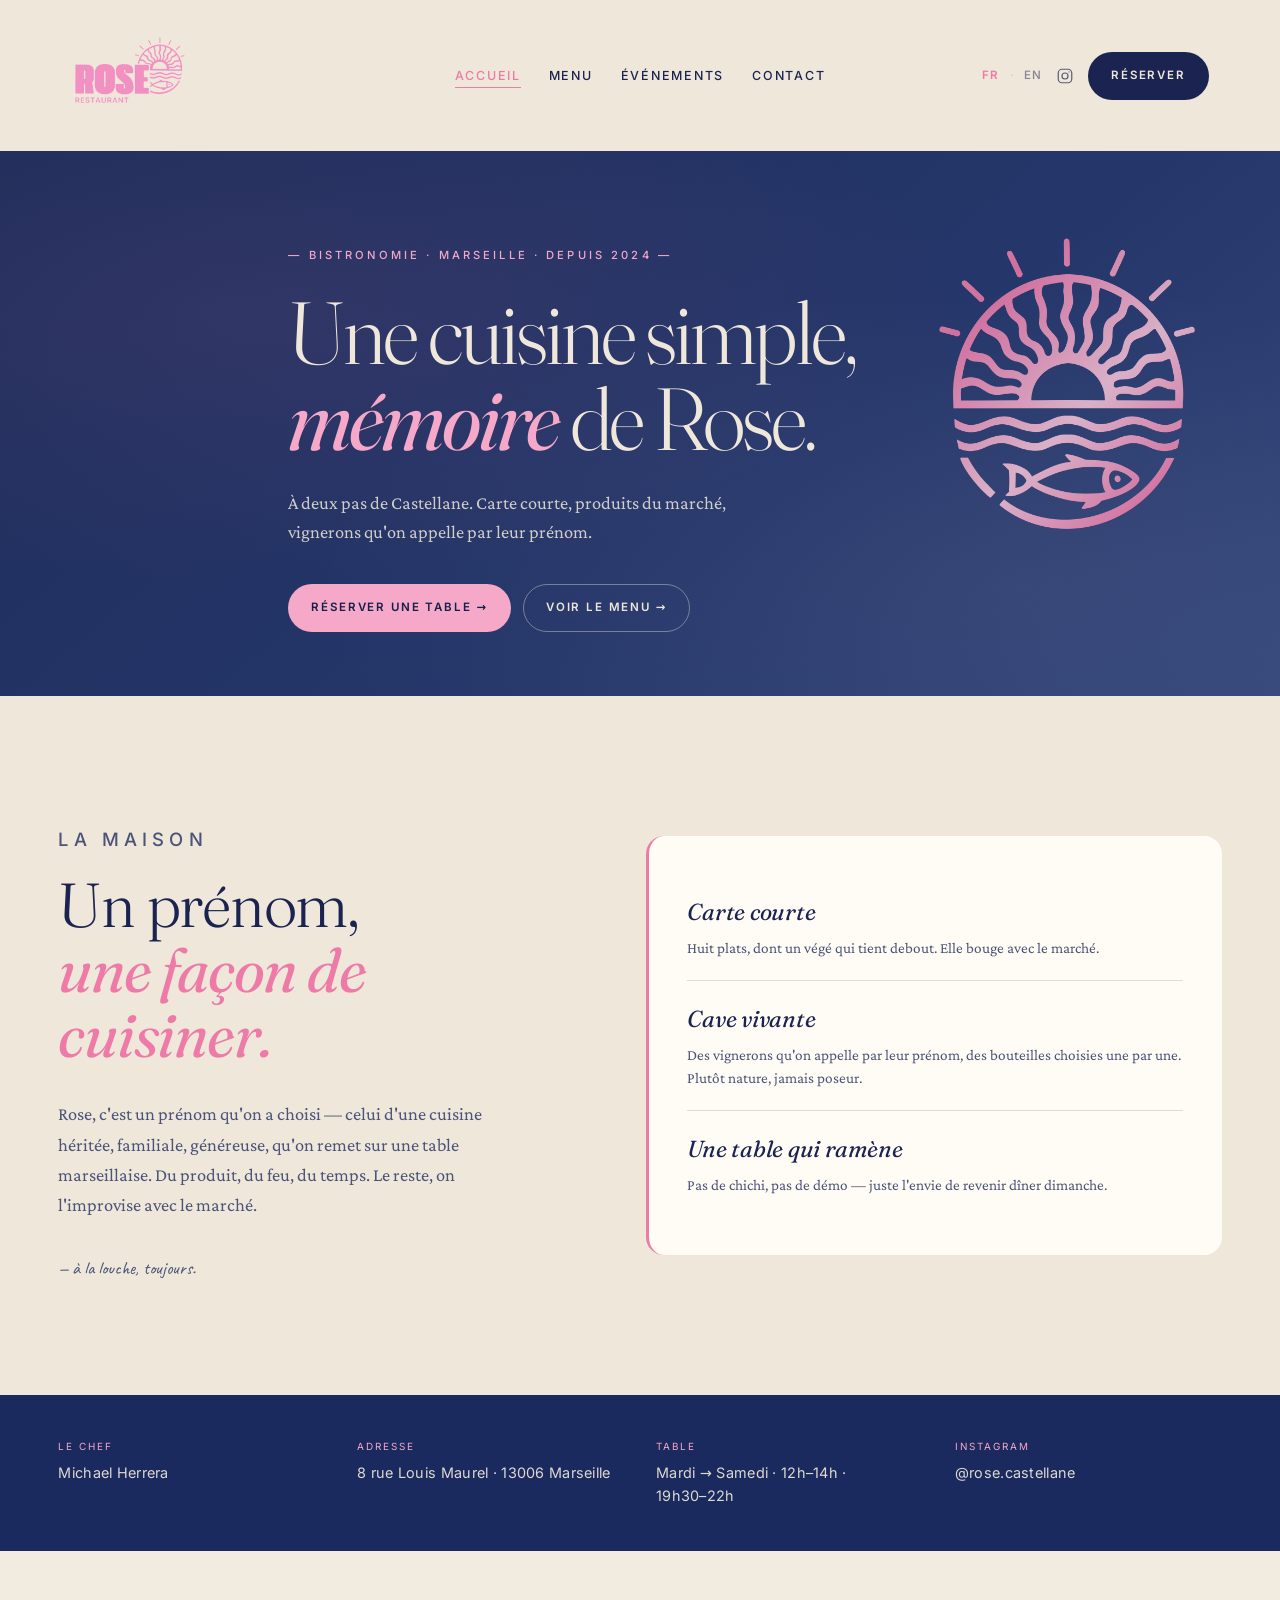
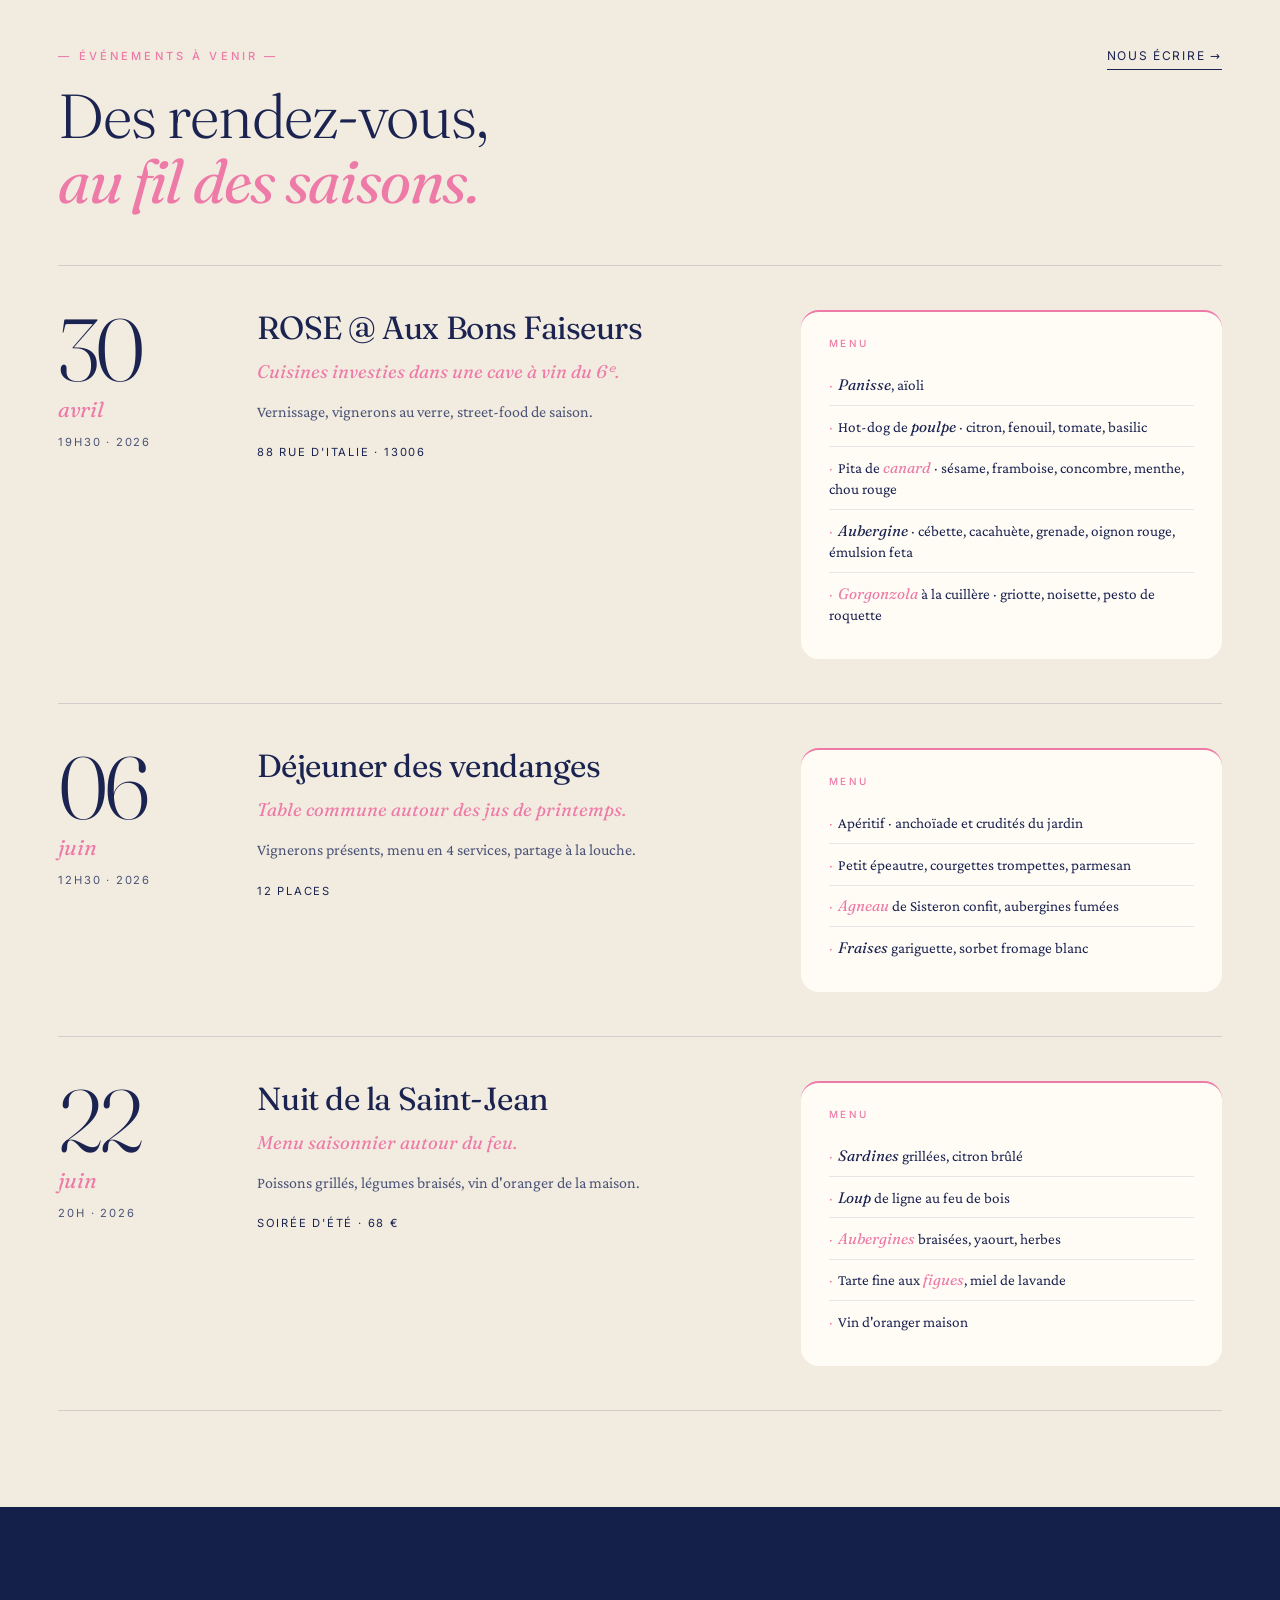
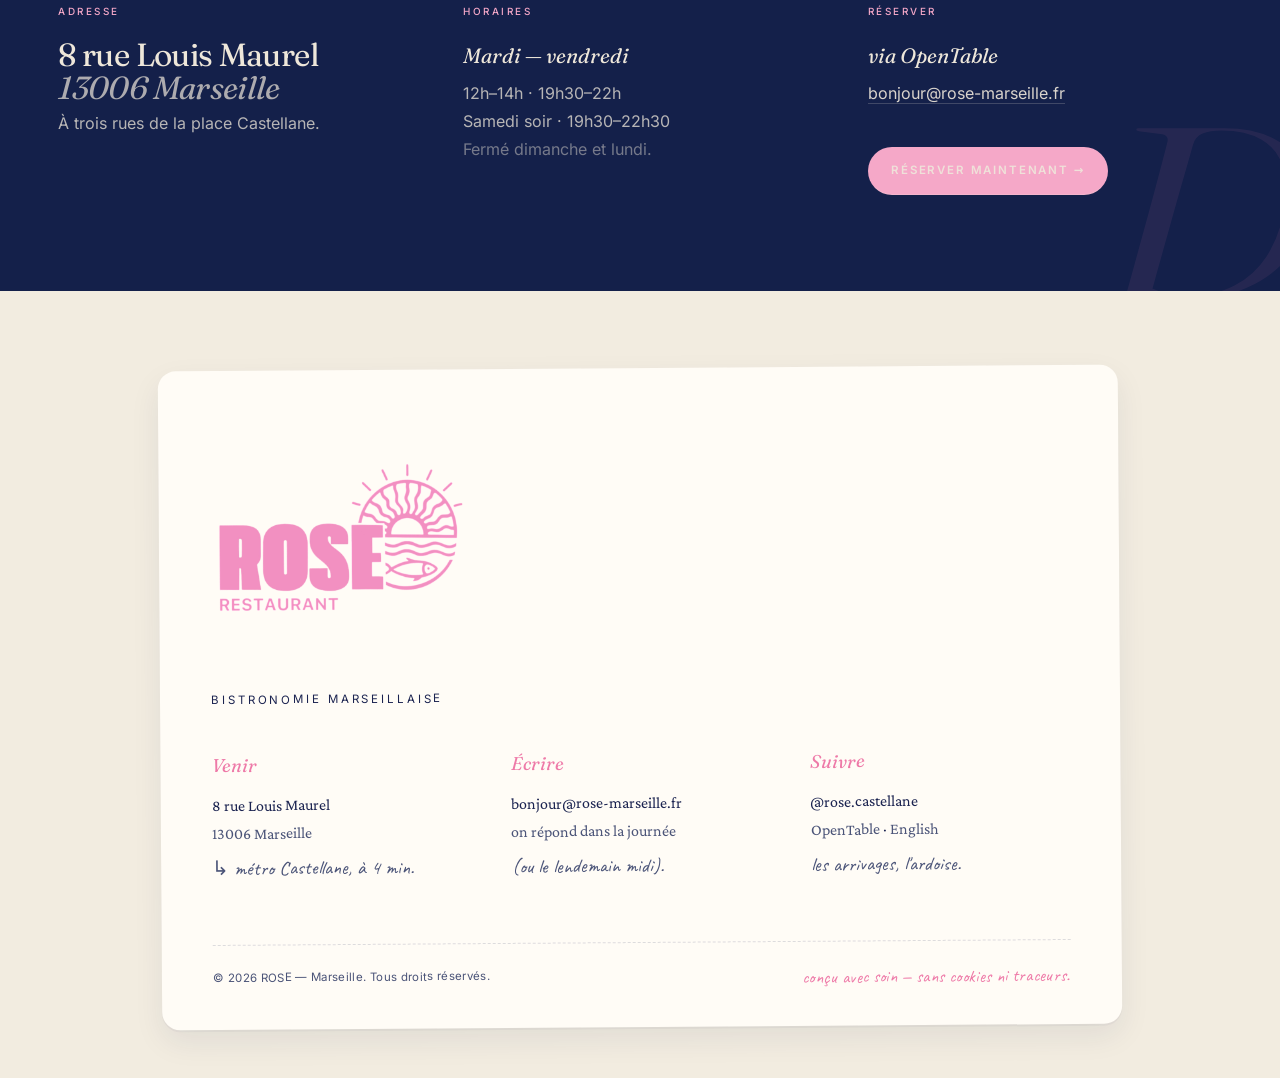
<file: index.html>
<!doctype html>
<html lang="fr">
<head>
<meta charset="utf-8">
<meta name="viewport" content="width=device-width, initial-scale=1">
<title>ROSE — Bistronomie marseillaise · 8 rue Louis Maurel, Marseille</title>
<meta name="description" content="ROSE, table bistronomique au cœur de Marseille. Une cuisine simple, de saison, à deux pas de Castellane. 8 rue Louis Maurel, 13006.">
<meta name="theme-color" content="#1B2A5E">

<link rel="canonical" href="https://rose-marseille.fr/">
<link rel="alternate" hreflang="fr" href="https://rose-marseille.fr/">
<link rel="alternate" hreflang="en" href="https://rose-marseille.fr/en/">
<link rel="alternate" hreflang="x-default" href="https://rose-marseille.fr/">

<meta property="og:type" content="restaurant">
<meta property="og:locale" content="fr_FR">
<meta property="og:title" content="ROSE — Bistronomie marseillaise">
<meta property="og:description" content="Une cuisine simple, mémoire de Rose. 8 rue Louis Maurel, 13006 Marseille.">
<meta property="og:url" content="https://rose-marseille.fr/">
<meta property="og:image" content="https://rose-marseille.fr/assets/img/logo-wordmark.png">
<meta name="twitter:card" content="summary_large_image">
<meta name="twitter:title" content="ROSE — Bistronomie marseillaise">
<meta name="twitter:description" content="Une cuisine simple, mémoire de Rose.">
<meta name="twitter:image" content="https://rose-marseille.fr/assets/img/logo-wordmark.png">

<link rel="icon" href="favicon.svg" type="image/svg+xml">
<link rel="manifest" href="site.webmanifest">

<link rel="preconnect" href="https://fonts.googleapis.com">
<link rel="preconnect" href="https://fonts.gstatic.com" crossorigin>
<link rel="stylesheet" href="https://fonts.googleapis.com/css2?family=Fraunces:ital,opsz,wght@0,9..144,300;0,9..144,400;0,9..144,500;1,9..144,300;1,9..144,400;1,9..144,500&family=Crimson+Pro:ital,wght@0,400;0,500;1,400;1,500&family=Caveat:wght@400;600&display=swap">
<link rel="preload" href="assets/fonts/Inter-Regular.woff2" as="font" type="font/woff2" crossorigin>
<link rel="stylesheet" href="assets/css/style.css?v=5">

<script type="application/ld+json">
{
  "@context": "https://schema.org",
  "@type": "Restaurant",
  "@id": "https://rose-marseille.fr/#restaurant",
  "name": "ROSE",
  "url": "https://rose-marseille.fr/",
  "image": "https://rose-marseille.fr/assets/img/logo-wordmark.png",
  "logo": "https://rose-marseille.fr/assets/img/logo-rose.png",
  "email": "bonjour@rose-marseille.fr",
  "priceRange": "€€",
  "servesCuisine": ["French", "Mediterranean", "Bistronomy"],
  "address": {
    "@type": "PostalAddress",
    "streetAddress": "8 rue Louis Maurel",
    "postalCode": "13006",
    "addressLocality": "Marseille",
    "addressCountry": "FR"
  },
  "geo": { "@type": "GeoCoordinates", "latitude": 43.2916, "longitude": 5.3855 },
  "openingHoursSpecification": [
    { "@type": "OpeningHoursSpecification", "dayOfWeek": ["Tuesday","Wednesday","Thursday","Friday"], "opens": "12:00", "closes": "14:00" },
    { "@type": "OpeningHoursSpecification", "dayOfWeek": ["Tuesday","Wednesday","Thursday","Friday"], "opens": "19:30", "closes": "22:00" },
    { "@type": "OpeningHoursSpecification", "dayOfWeek": "Saturday", "opens": "19:30", "closes": "22:30" }
  ],
  "acceptsReservations": "https://www.opentable.fr/r/rose-marseille",
  "sameAs": ["https://www.instagram.com/rose.castellane"]
}
</script>
<script type="application/ld+json">
{
  "@context": "https://schema.org",
  "@type": "WebSite",
  "name": "ROSE — Marseille",
  "url": "https://rose-marseille.fr/",
  "inLanguage": ["fr", "en"]
}
</script>
</head>
<body>

<a class="skip-link" href="#main">Aller au contenu</a>

<header class="site-header" role="banner">
  <div class="wrap header-inner">
    <a class="brand" href="/" aria-label="ROSE — accueil">
      <img class="brand-logo" src="assets/img/logo-wordmark.png" alt="ROSE — Marseille" width="auto" height="108">
    </a>
    <nav class="nav-primary" id="nav-primary" aria-label="Navigation principale">
      <ul>
        <li><a href="/" aria-current="page">Accueil</a></li>
        <li><a href="menu.html">Menu</a></li>
        <li><a href="evenements.html">Événements</a></li>
        <li><a href="contact.html">Contact</a></li>
        <li class="nav-ig"><a href="https://www.instagram.com/rose.castellane" target="_blank" rel="noopener noreferrer" aria-label="Instagram"><svg viewBox="0 0 24 24" width="16" height="16" fill="none" stroke="currentColor" stroke-width="1.6" stroke-linecap="round" stroke-linejoin="round" aria-hidden="true"><rect x="3" y="3" width="18" height="18" rx="5"/><circle cx="12" cy="12" r="4"/><circle cx="17.5" cy="6.5" r="0.8" fill="currentColor" stroke="none"/></svg></a></li>
      </ul>
    </nav>
    <div class="header-cta">
      <div class="lang-switch" aria-label="Langue">
        <a href="/" aria-current="true" hreflang="fr">FR</a><span>·</span>
        <a href="en/" hreflang="en">EN</a>
      </div>
      <a class="ig-link" href="https://www.instagram.com/rose.castellane" target="_blank" rel="noopener noreferrer" aria-label="Instagram"><svg viewBox="0 0 24 24" width="18" height="18" fill="none" stroke="currentColor" stroke-width="1.6" stroke-linecap="round" stroke-linejoin="round" aria-hidden="true"><rect x="3" y="3" width="18" height="18" rx="5"/><circle cx="12" cy="12" r="4"/><circle cx="17.5" cy="6.5" r="0.8" fill="currentColor" stroke="none"/></svg></a>
      <a class="btn btn--dark" data-opentable href="https://www.opentable.fr/r/rose-marseille">Réserver</a>
    </div>
  </div>
</header>

<main id="main">

  <!-- HERO navy + logo nacré -->
  <section class="hero">
    <div class="hero-mark" aria-hidden="true"></div>
    <div class="wrap hero-inner">
      <p class="eyebrow eyebrow-dash reveal">Bistronomie · Marseille · depuis 2024</p>
      <h1 class="reveal" data-delay="1">Une cuisine simple,<br><em>mémoire</em> de Rose.</h1>
      <p class="hero-lead reveal" data-delay="2">À deux pas de Castellane. Carte courte, produits du marché, vignerons qu'on appelle par leur prénom.</p>
      <div class="hero-cta reveal" data-delay="3">
        <a class="btn btn--primary" data-opentable href="https://www.opentable.fr/r/rose-marseille">Réserver une table →</a>
        <a class="btn btn--ghost" href="menu.html">Voir le menu →</a>
      </div>
    </div>
  </section>

  <!-- SIGNATURE : La maison + 3 repères -->
  <section class="section">
    <div class="wrap">
      <div class="signature">
        <div class="signature-text reveal">
          <p class="eyebrow">La maison</p>
          <h2>Un prénom,<br><em>une façon de cuisiner.</em></h2>
          <p>Rose, c'est un prénom qu'on a choisi — celui d'une cuisine héritée, familiale, généreuse, qu'on remet sur une table marseillaise. Du produit, du feu, du temps. Le reste, on l'improvise avec le marché.</p>
          <p class="script">— à la louche, toujours.</p>
        </div>
        <div class="signature-card reveal" data-delay="1">
          <div class="item">
            <div class="item-title">Carte courte</div>
            <div class="item-desc">Huit plats, dont un végé qui tient debout. Elle bouge avec le marché.</div>
          </div>
          <div class="item">
            <div class="item-title">Cave vivante</div>
            <div class="item-desc">Des vignerons qu'on appelle par leur prénom, des bouteilles choisies une par une. Plutôt nature, jamais poseur.</div>
          </div>
          <div class="item">
            <div class="item-title">Une table qui ramène</div>
            <div class="item-desc">Pas de chichi, pas de démo — juste l'envie de revenir dîner dimanche.</div>
          </div>
        </div>
      </div>
    </div>
  </section>

  <!-- BANDEAU INFOS 4-col navy -->
  <section class="info-band">
    <div class="wrap">
      <div class="grid">
        <div>
          <div class="label">Le chef</div>
          <div class="value">Michael Herrera</div>
        </div>
        <div>
          <div class="label">Adresse</div>
          <div class="value"><span>8 rue Louis Maurel</span> · <span>13006 Marseille</span></div>
        </div>
        <div>
          <div class="label">Table</div>
          <div class="value"><span>Mardi → Samedi</span> · <span>12h–14h</span> · <span>19h30–22h</span></div>
        </div>
        <div>
          <div class="label">Instagram</div>
          <div class="value"><a href="https://www.instagram.com/rose.castellane" target="_blank" rel="noopener noreferrer">@rose.castellane</a></div>
        </div>
      </div>
    </div>
  </section>

  <!-- ÉVÉNEMENTS généreux -->
  <section class="section events">
    <div class="wrap">
      <div class="events-head reveal">
        <div>
          <p class="eyebrow eyebrow-dash">Événements à venir</p>
          <h2>Des rendez-vous,<br><em>au fil des saisons.</em></h2>
        </div>
        <a class="events-link" href="contact.html">Nous écrire →</a>
      </div>
      <ul class="events-list">
        <li class="event reveal" data-delay="1">
          <div class="event-date">
            <span class="day">30</span>
            <span class="month">avril</span>
            <span class="time">19h30 · 2026</span>
          </div>
          <div>
            <h3 class="event-title">ROSE @ Aux Bons Faiseurs</h3>
            <p class="event-sub">Cuisines investies dans une cave à vin du 6ᵉ.</p>
            <p class="event-desc">Vernissage, vignerons au verre, street-food de saison.</p>
            <p class="event-location">88 rue d'Italie · 13006</p>
          </div>
          <div class="event-menu-card">
            <span class="event-menu-label">Menu</span>
            <ul class="event-menu">
              <li><span class="accent-blue">Panisse</span>, aïoli</li>
              <li>Hot-dog de <span class="accent-blue">poulpe</span> · citron, fenouil, tomate, basilic</li>
              <li>Pita de <span class="accent-rose">canard</span> · sésame, framboise, concombre, menthe, chou rouge</li>
              <li><span class="accent-blue">Aubergine</span> · cébette, cacahuète, grenade, oignon rouge, émulsion feta</li>
              <li><span class="accent-rose">Gorgonzola</span> à la cuillère · griotte, noisette, pesto de roquette</li>
            </ul>
          </div>
        </li>
        <li class="event reveal" data-delay="2">
          <div class="event-date">
            <span class="day">06</span>
            <span class="month">juin</span>
            <span class="time">12h30 · 2026</span>
          </div>
          <div>
            <h3 class="event-title">Déjeuner des vendanges</h3>
            <p class="event-sub">Table commune autour des jus de printemps.</p>
            <p class="event-desc">Vignerons présents, menu en 4 services, partage à la louche.</p>
            <p class="event-location">12 places</p>
          </div>
          <div class="event-menu-card">
            <span class="event-menu-label">Menu</span>
            <ul class="event-menu">
              <li>Apéritif · anchoïade et crudités du jardin</li>
              <li>Petit épeautre, courgettes trompettes, parmesan</li>
              <li><span class="accent-rose">Agneau</span> de Sisteron confit, aubergines fumées</li>
              <li><span class="accent-blue">Fraises</span> gariguette, sorbet fromage blanc</li>
            </ul>
          </div>
        </li>
        <li class="event reveal" data-delay="3">
          <div class="event-date">
            <span class="day">22</span>
            <span class="month">juin</span>
            <span class="time">20h · 2026</span>
          </div>
          <div>
            <h3 class="event-title">Nuit de la Saint-Jean</h3>
            <p class="event-sub">Menu saisonnier autour du feu.</p>
            <p class="event-desc">Poissons grillés, légumes braisés, vin d'oranger de la maison.</p>
            <p class="event-location">Soirée d'été · 68 €</p>
          </div>
          <div class="event-menu-card">
            <span class="event-menu-label">Menu</span>
            <ul class="event-menu">
              <li><span class="accent-blue">Sardines</span> grillées, citron brûlé</li>
              <li><span class="accent-blue">Loup</span> de ligne au feu de bois</li>
              <li><span class="accent-rose">Aubergines</span> braisées, yaourt, herbes</li>
              <li>Tarte fine aux <span class="accent-rose">figues</span>, miel de lavande</li>
              <li>Vin d'oranger maison</li>
            </ul>
          </div>
        </li>
      </ul>
    </div>
  </section>

  <!-- PRATIQUE navy-deep + R fantôme -->
  <section class="section section--navy-deep">
    <div class="wrap">
      <div class="practical reveal">
        <div>
          <p class="eyebrow">Adresse</p>
          <h3>8 rue Louis Maurel<br><em>13006 Marseille</em></h3>
          <p>À trois rues de la place Castellane.</p>
        </div>
        <div>
          <p class="eyebrow">Horaires</p>
          <p class="italique">Mardi — vendredi</p>
          <p>12h–14h · 19h30–22h<br>Samedi soir · 19h30–22h30<br><span style="opacity:0.6">Fermé dimanche et lundi.</span></p>
        </div>
        <div>
          <p class="eyebrow">Réserver</p>
          <p class="italique">via OpenTable</p>
          <p><a href="mailto:bonjour@rose-marseille.fr">bonjour@rose-marseille.fr</a></p>
          <a class="btn btn--primary" data-opentable href="https://www.opentable.fr/r/rose-marseille" style="margin-top:1.5rem">Réserver maintenant →</a>
        </div>
      </div>
      <div class="ghost-letter" aria-hidden="true">R</div>
    </div>
  </section>

</main>

<!-- FOOTER papier rotaté -->
<footer class="site-footer" role="contentinfo">
  <div class="wrap">
    <div class="footer-card">
      <img class="footer-wordmark" src="assets/img/logo-wordmark.png" alt="ROSE">
      <p class="footer-tag">Bistronomie marseillaise</p>
      <div class="footer-grid">
        <div>
          <p class="col-title">Venir</p>
          8 rue Louis Maurel<br>
          <span class="col-muted">13006 Marseille</span>
          <p class="col-note">↳ métro Castellane, à 4 min.</p>
        </div>
        <div>
          <p class="col-title">Écrire</p>
          <a href="mailto:bonjour@rose-marseille.fr">bonjour@rose-marseille.fr</a><br>
          <span class="col-muted">on répond dans la journée</span>
          <p class="col-note">(ou le lendemain midi).</p>
        </div>
        <div>
          <p class="col-title">Suivre</p>
          <a href="https://www.instagram.com/rose.castellane" target="_blank" rel="noopener noreferrer">@rose.castellane</a><br>
          <a data-opentable href="https://www.opentable.fr/r/rose-marseille" class="col-muted">OpenTable</a> · <a href="en/" class="col-muted">English</a>
          <p class="col-note">les arrivages, l'ardoise.</p>
        </div>
      </div>
      <div class="footer-sign">
        <span>© <span data-year>2026</span> ROSE — Marseille. Tous droits réservés.</span>
        <span class="script">conçu avec soin — sans cookies ni traceurs.</span>
      </div>
    </div>
  </div>
</footer>

<button class="back-top" type="button" aria-label="Retour en haut">
  <svg width="16" height="16" viewBox="0 0 24 24" fill="none" stroke="currentColor" stroke-width="2" stroke-linecap="round" stroke-linejoin="round" aria-hidden="true"><path d="M12 19V5M5 12l7-7 7 7"/></svg>
</button>

<script src="assets/js/main.js" defer></script>
</body>
</html>
</file>
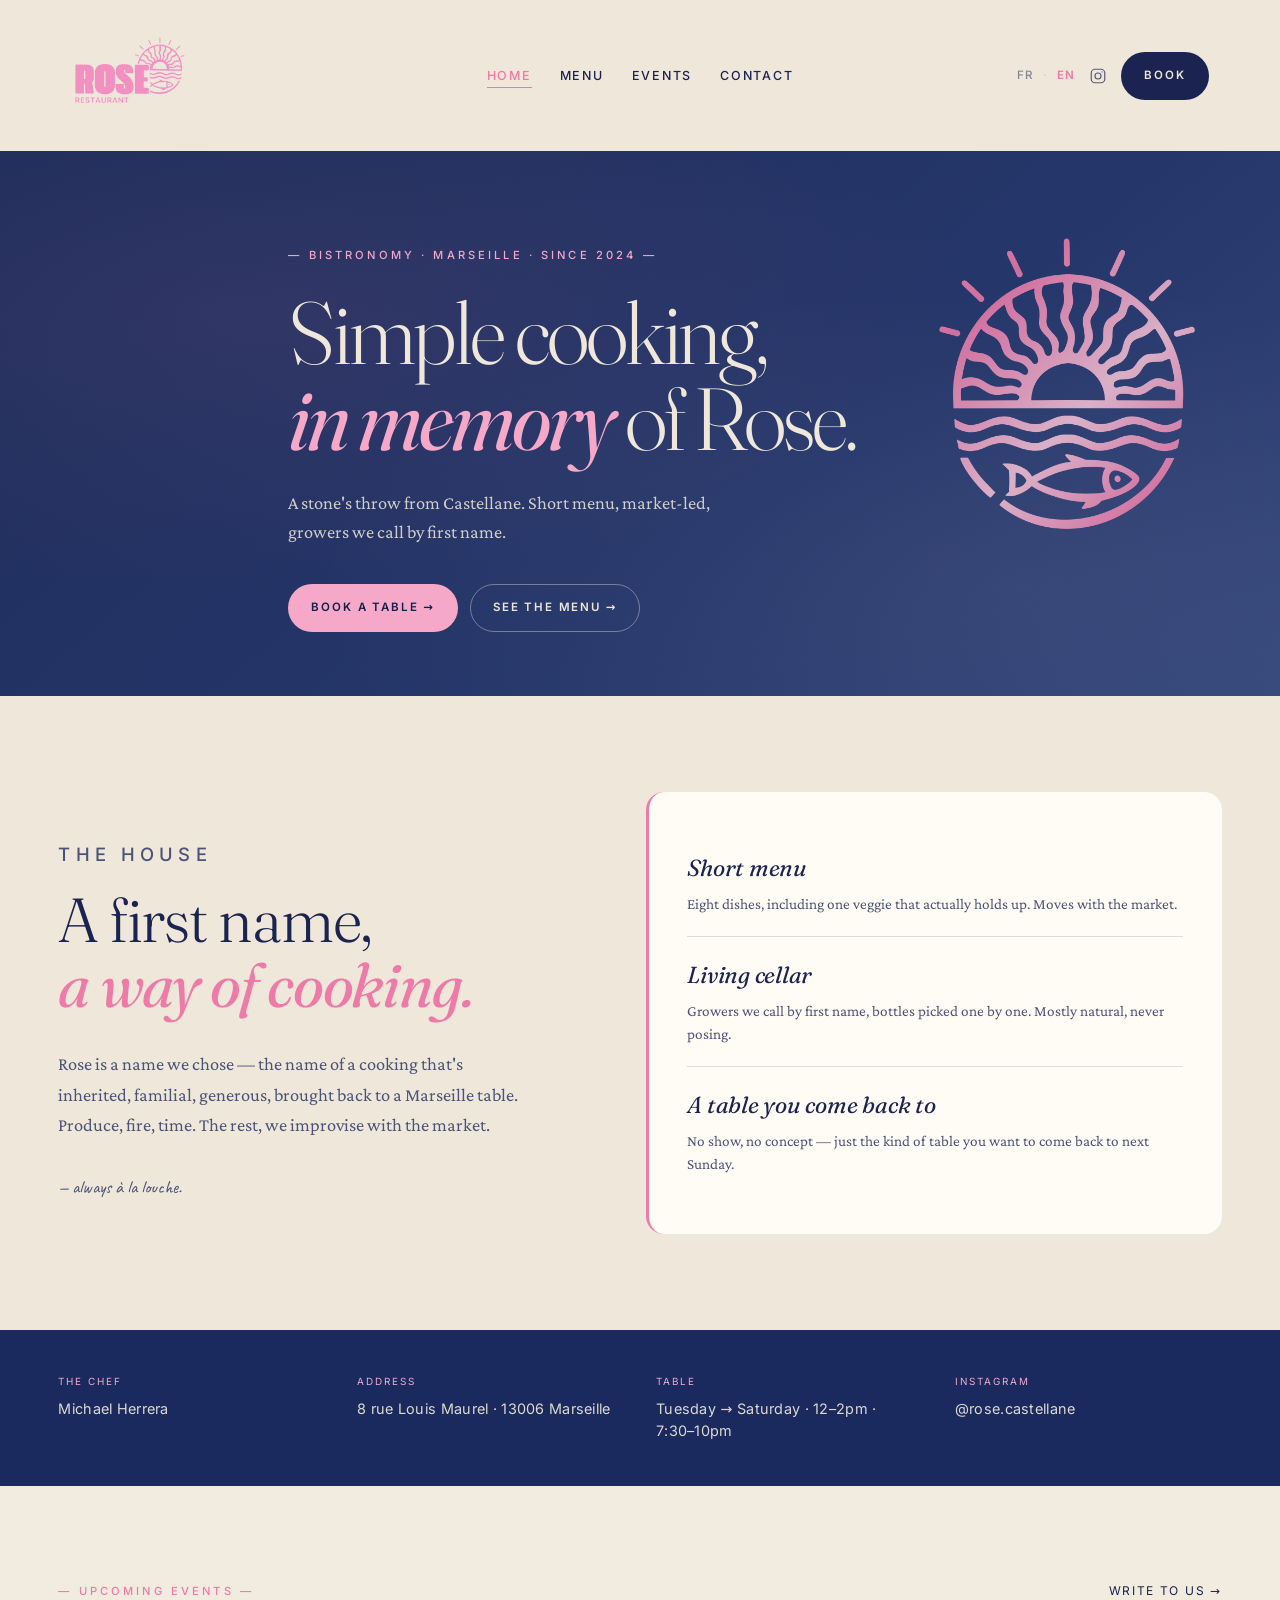
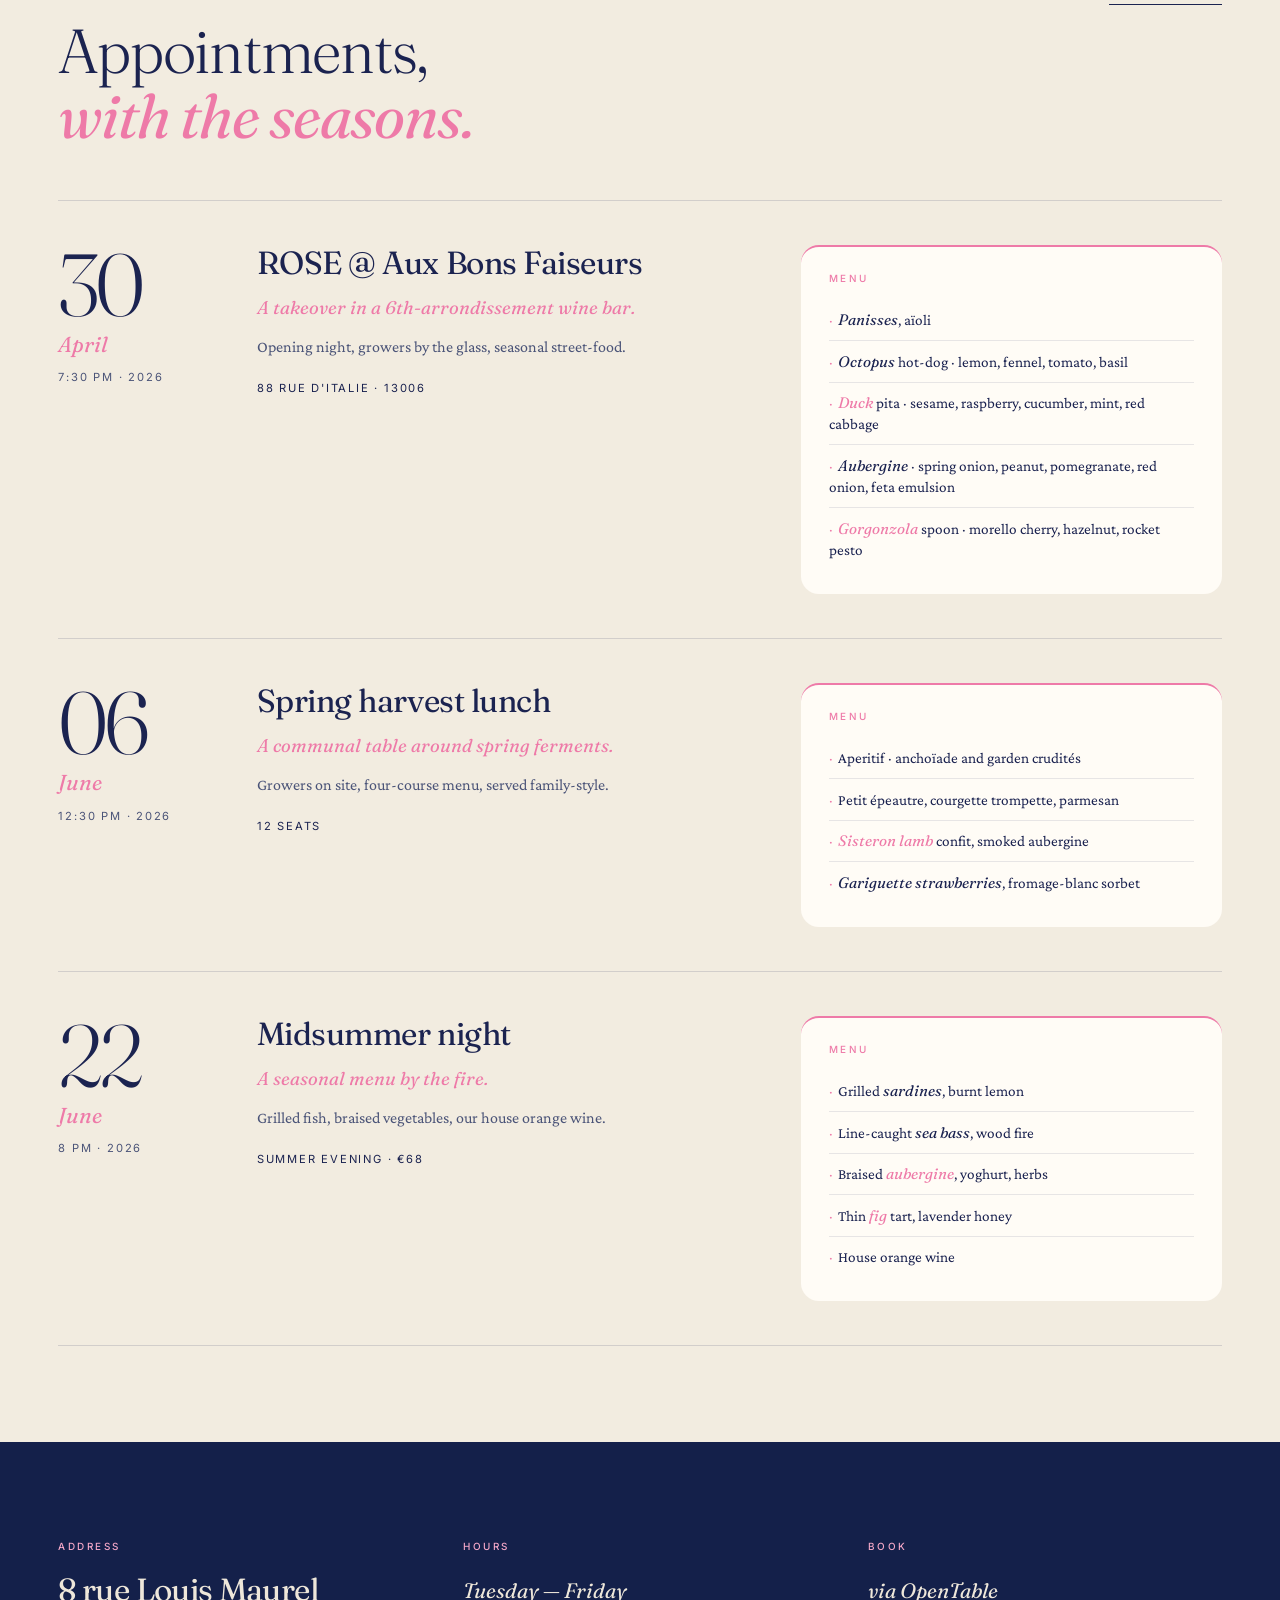
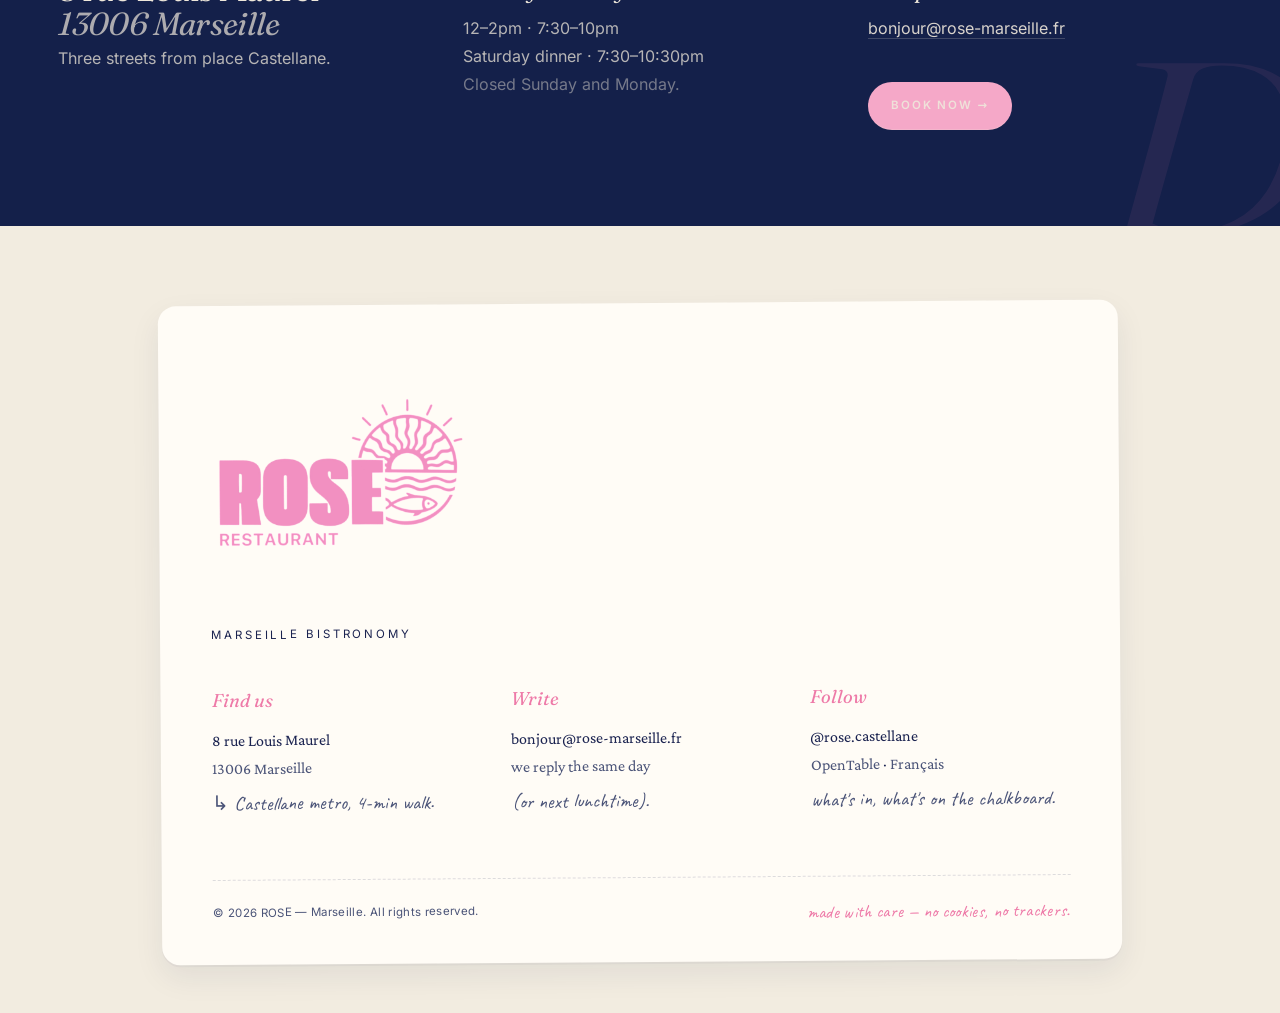
<file: en/index.html>
<!doctype html>
<html lang="en">
<head>
<meta charset="utf-8">
<meta name="viewport" content="width=device-width, initial-scale=1">
<title>ROSE — Marseille bistronomy · 8 rue Louis Maurel</title>
<meta name="description" content="ROSE, a bistronomy table in the heart of Marseille. Simple, seasonal cooking, a stone's throw from Castellane. 8 rue Louis Maurel, 13006.">
<meta name="theme-color" content="#1B2A5E">

<link rel="canonical" href="https://rose-marseille.fr/en/">
<link rel="alternate" hreflang="fr" href="https://rose-marseille.fr/">
<link rel="alternate" hreflang="en" href="https://rose-marseille.fr/en/">
<link rel="alternate" hreflang="x-default" href="https://rose-marseille.fr/">

<meta property="og:type" content="restaurant">
<meta property="og:locale" content="en_GB">
<meta property="og:title" content="ROSE — Marseille bistronomy">
<meta property="og:description" content="Simple cooking, in memory of Rose. 8 rue Louis Maurel, 13006 Marseille.">
<meta property="og:url" content="https://rose-marseille.fr/en/">
<meta property="og:image" content="https://rose-marseille.fr/assets/img/logo-wordmark.png">
<meta name="twitter:card" content="summary_large_image">
<meta name="twitter:title" content="ROSE — Marseille bistronomy">
<meta name="twitter:description" content="Simple cooking, in memory of Rose.">
<meta name="twitter:image" content="https://rose-marseille.fr/assets/img/logo-wordmark.png">

<link rel="icon" href="../favicon.svg" type="image/svg+xml">
<link rel="manifest" href="../site.webmanifest">

<link rel="preconnect" href="https://fonts.googleapis.com">
<link rel="preconnect" href="https://fonts.gstatic.com" crossorigin>
<link rel="stylesheet" href="https://fonts.googleapis.com/css2?family=Fraunces:ital,opsz,wght@0,9..144,300;0,9..144,400;0,9..144,500;1,9..144,300;1,9..144,400;1,9..144,500&family=Crimson+Pro:ital,wght@0,400;0,500;1,400;1,500&family=Caveat:wght@400;600&display=swap">
<link rel="preload" href="../assets/fonts/Inter-Regular.woff2" as="font" type="font/woff2" crossorigin>
<link rel="stylesheet" href="../assets/css/style.css?v=5">

<script type="application/ld+json">
{
  "@context": "https://schema.org",
  "@type": "Restaurant",
  "@id": "https://rose-marseille.fr/#restaurant",
  "name": "ROSE",
  "url": "https://rose-marseille.fr/en/",
  "image": "https://rose-marseille.fr/assets/img/logo-wordmark.png",
  "logo": "https://rose-marseille.fr/assets/img/logo-rose.png",
  "email": "bonjour@rose-marseille.fr",
  "priceRange": "€€",
  "servesCuisine": ["French", "Mediterranean", "Bistronomy"],
  "address": {
    "@type": "PostalAddress",
    "streetAddress": "8 rue Louis Maurel",
    "postalCode": "13006",
    "addressLocality": "Marseille",
    "addressCountry": "FR"
  },
  "geo": { "@type": "GeoCoordinates", "latitude": 43.2916, "longitude": 5.3855 },
  "openingHoursSpecification": [
    { "@type": "OpeningHoursSpecification", "dayOfWeek": ["Tuesday","Wednesday","Thursday","Friday"], "opens": "12:00", "closes": "14:00" },
    { "@type": "OpeningHoursSpecification", "dayOfWeek": ["Tuesday","Wednesday","Thursday","Friday"], "opens": "19:30", "closes": "22:00" },
    { "@type": "OpeningHoursSpecification", "dayOfWeek": "Saturday", "opens": "19:30", "closes": "22:30" }
  ],
  "acceptsReservations": "https://www.opentable.fr/r/rose-marseille",
  "sameAs": ["https://www.instagram.com/rose.castellane"]
}
</script>
<script type="application/ld+json">
{
  "@context": "https://schema.org",
  "@type": "WebSite",
  "name": "ROSE — Marseille",
  "url": "https://rose-marseille.fr/en/",
  "inLanguage": ["en", "fr"]
}
</script>
</head>
<body>

<a class="skip-link" href="#main">Skip to content</a>

<header class="site-header" role="banner">
  <div class="wrap header-inner">
    <a class="brand" href="/en/" aria-label="ROSE — home">
      <img class="brand-logo" src="../assets/img/logo-wordmark.png" alt="ROSE — Marseille" width="auto" height="108">
    </a>
    <nav class="nav-primary" id="nav-primary" aria-label="Primary">
      <ul>
        <li><a href="/en/" aria-current="page">Home</a></li>
        <li><a href="menu.html">Menu</a></li>
        <li><a href="events.html">Events</a></li>
        <li><a href="contact.html">Contact</a></li>
        <li class="nav-ig"><a href="https://www.instagram.com/rose.castellane" target="_blank" rel="noopener noreferrer" aria-label="Instagram"><svg viewBox="0 0 24 24" width="16" height="16" fill="none" stroke="currentColor" stroke-width="1.6" stroke-linecap="round" stroke-linejoin="round" aria-hidden="true"><rect x="3" y="3" width="18" height="18" rx="5"/><circle cx="12" cy="12" r="4"/><circle cx="17.5" cy="6.5" r="0.8" fill="currentColor" stroke="none"/></svg></a></li>
      </ul>
    </nav>
    <div class="header-cta">
      <div class="lang-switch" aria-label="Language">
        <a href="/" hreflang="fr">FR</a><span>·</span>
        <a href="/en/" aria-current="true" hreflang="en">EN</a>
      </div>
      <a class="ig-link" href="https://www.instagram.com/rose.castellane" target="_blank" rel="noopener noreferrer" aria-label="Instagram"><svg viewBox="0 0 24 24" width="18" height="18" fill="none" stroke="currentColor" stroke-width="1.6" stroke-linecap="round" stroke-linejoin="round" aria-hidden="true"><rect x="3" y="3" width="18" height="18" rx="5"/><circle cx="12" cy="12" r="4"/><circle cx="17.5" cy="6.5" r="0.8" fill="currentColor" stroke="none"/></svg></a>
      <a class="btn btn--dark" data-opentable href="https://www.opentable.fr/r/rose-marseille">Book</a>
    </div>
  </div>
</header>

<main id="main">

  <section class="hero">
    <div class="hero-mark" aria-hidden="true"></div>
    <div class="wrap hero-inner">
      <p class="eyebrow eyebrow-dash reveal">Bistronomy · Marseille · since 2024</p>
      <h1 class="reveal" data-delay="1">Simple cooking,<br><em>in memory</em> of Rose.</h1>
      <p class="hero-lead reveal" data-delay="2">A stone's throw from Castellane. Short menu, market-led, growers we call by first name.</p>
      <div class="hero-cta reveal" data-delay="3">
        <a class="btn btn--primary" data-opentable href="https://www.opentable.fr/r/rose-marseille">Book a table →</a>
        <a class="btn btn--ghost" href="menu.html">See the menu →</a>
      </div>
    </div>
  </section>

  <section class="section">
    <div class="wrap">
      <div class="signature">
        <div class="signature-text reveal">
          <p class="eyebrow">The house</p>
          <h2>A first name,<br><em>a way of cooking.</em></h2>
          <p>Rose is a name we chose — the name of a cooking that's inherited, familial, generous, brought back to a Marseille table. Produce, fire, time. The rest, we improvise with the market.</p>
          <p class="script">— always à la louche.</p>
        </div>
        <div class="signature-card reveal" data-delay="1">
          <div class="item">
            <div class="item-title">Short menu</div>
            <div class="item-desc">Eight dishes, including one veggie that actually holds up. Moves with the market.</div>
          </div>
          <div class="item">
            <div class="item-title">Living cellar</div>
            <div class="item-desc">Growers we call by first name, bottles picked one by one. Mostly natural, never posing.</div>
          </div>
          <div class="item">
            <div class="item-title">A table you come back to</div>
            <div class="item-desc">No show, no concept — just the kind of table you want to come back to next Sunday.</div>
          </div>
        </div>
      </div>
    </div>
  </section>

  <section class="info-band">
    <div class="wrap">
      <div class="grid">
        <div>
          <div class="label">The chef</div>
          <div class="value">Michael Herrera</div>
        </div>
        <div>
          <div class="label">Address</div>
          <div class="value"><span>8 rue Louis Maurel</span> · <span>13006 Marseille</span></div>
        </div>
        <div>
          <div class="label">Table</div>
          <div class="value"><span>Tuesday → Saturday</span> · <span>12–2pm</span> · <span>7:30–10pm</span></div>
        </div>
        <div>
          <div class="label">Instagram</div>
          <div class="value"><a href="https://www.instagram.com/rose.castellane" target="_blank" rel="noopener noreferrer">@rose.castellane</a></div>
        </div>
      </div>
    </div>
  </section>

  <section class="section events">
    <div class="wrap">
      <div class="events-head reveal">
        <div>
          <p class="eyebrow eyebrow-dash">Upcoming events</p>
          <h2>Appointments,<br><em>with the seasons.</em></h2>
        </div>
        <a class="events-link" href="contact.html">Write to us →</a>
      </div>
      <ul class="events-list">
        <li class="event reveal" data-delay="1">
          <div class="event-date">
            <span class="day">30</span>
            <span class="month">April</span>
            <span class="time">7:30 pm · 2026</span>
          </div>
          <div>
            <h3 class="event-title">ROSE @ Aux Bons Faiseurs</h3>
            <p class="event-sub">A takeover in a 6th-arrondissement wine bar.</p>
            <p class="event-desc">Opening night, growers by the glass, seasonal street-food.</p>
            <p class="event-location">88 rue d'Italie · 13006</p>
          </div>
          <div class="event-menu-card">
            <span class="event-menu-label">Menu</span>
            <ul class="event-menu">
              <li><span class="accent-blue">Panisses</span>, aïoli</li>
              <li><span class="accent-blue">Octopus</span> hot-dog · lemon, fennel, tomato, basil</li>
              <li><span class="accent-rose">Duck</span> pita · sesame, raspberry, cucumber, mint, red cabbage</li>
              <li><span class="accent-blue">Aubergine</span> · spring onion, peanut, pomegranate, red onion, feta emulsion</li>
              <li><span class="accent-rose">Gorgonzola</span> spoon · morello cherry, hazelnut, rocket pesto</li>
            </ul>
          </div>
        </li>
        <li class="event reveal" data-delay="2">
          <div class="event-date">
            <span class="day">06</span>
            <span class="month">June</span>
            <span class="time">12:30 pm · 2026</span>
          </div>
          <div>
            <h3 class="event-title">Spring harvest lunch</h3>
            <p class="event-sub">A communal table around spring ferments.</p>
            <p class="event-desc">Growers on site, four-course menu, served family-style.</p>
            <p class="event-location">12 seats</p>
          </div>
          <div class="event-menu-card">
            <span class="event-menu-label">Menu</span>
            <ul class="event-menu">
              <li>Aperitif · anchoïade and garden crudités</li>
              <li>Petit épeautre, courgette trompette, parmesan</li>
              <li><span class="accent-rose">Sisteron lamb</span> confit, smoked aubergine</li>
              <li><span class="accent-blue">Gariguette strawberries</span>, fromage-blanc sorbet</li>
            </ul>
          </div>
        </li>
        <li class="event reveal" data-delay="3">
          <div class="event-date">
            <span class="day">22</span>
            <span class="month">June</span>
            <span class="time">8 pm · 2026</span>
          </div>
          <div>
            <h3 class="event-title">Midsummer night</h3>
            <p class="event-sub">A seasonal menu by the fire.</p>
            <p class="event-desc">Grilled fish, braised vegetables, our house orange wine.</p>
            <p class="event-location">Summer evening · €68</p>
          </div>
          <div class="event-menu-card">
            <span class="event-menu-label">Menu</span>
            <ul class="event-menu">
              <li>Grilled <span class="accent-blue">sardines</span>, burnt lemon</li>
              <li>Line-caught <span class="accent-blue">sea bass</span>, wood fire</li>
              <li>Braised <span class="accent-rose">aubergine</span>, yoghurt, herbs</li>
              <li>Thin <span class="accent-rose">fig</span> tart, lavender honey</li>
              <li>House orange wine</li>
            </ul>
          </div>
        </li>
      </ul>
    </div>
  </section>

  <section class="section section--navy-deep">
    <div class="wrap">
      <div class="practical reveal">
        <div>
          <p class="eyebrow">Address</p>
          <h3>8 rue Louis Maurel<br><em>13006 Marseille</em></h3>
          <p>Three streets from place Castellane.</p>
        </div>
        <div>
          <p class="eyebrow">Hours</p>
          <p class="italique">Tuesday — Friday</p>
          <p>12–2pm · 7:30–10pm<br>Saturday dinner · 7:30–10:30pm<br><span style="opacity:0.6">Closed Sunday and Monday.</span></p>
        </div>
        <div>
          <p class="eyebrow">Book</p>
          <p class="italique">via OpenTable</p>
          <p><a href="mailto:bonjour@rose-marseille.fr">bonjour@rose-marseille.fr</a></p>
          <a class="btn btn--primary" data-opentable href="https://www.opentable.fr/r/rose-marseille" style="margin-top:1.5rem">Book now →</a>
        </div>
      </div>
      <div class="ghost-letter" aria-hidden="true">R</div>
    </div>
  </section>

</main>

<footer class="site-footer" role="contentinfo">
  <div class="wrap">
    <div class="footer-card">
      <img class="footer-wordmark" src="../assets/img/logo-wordmark.png" alt="ROSE">
      <p class="footer-tag">Marseille bistronomy</p>
      <div class="footer-grid">
        <div>
          <p class="col-title">Find us</p>
          8 rue Louis Maurel<br>
          <span class="col-muted">13006 Marseille</span>
          <p class="col-note">↳ Castellane metro, 4-min walk.</p>
        </div>
        <div>
          <p class="col-title">Write</p>
          <a href="mailto:bonjour@rose-marseille.fr">bonjour@rose-marseille.fr</a><br>
          <span class="col-muted">we reply the same day</span>
          <p class="col-note">(or next lunchtime).</p>
        </div>
        <div>
          <p class="col-title">Follow</p>
          <a href="https://www.instagram.com/rose.castellane" target="_blank" rel="noopener noreferrer">@rose.castellane</a><br>
          <a data-opentable href="https://www.opentable.fr/r/rose-marseille" class="col-muted">OpenTable</a> · <a href="/" class="col-muted">Français</a>
          <p class="col-note">what's in, what's on the chalkboard.</p>
        </div>
      </div>
      <div class="footer-sign">
        <span>© <span data-year>2026</span> ROSE — Marseille. All rights reserved.</span>
        <span class="script">made with care — no cookies, no trackers.</span>
      </div>
    </div>
  </div>
</footer>

<button class="back-top" type="button" aria-label="Back to top">
  <svg width="16" height="16" viewBox="0 0 24 24" fill="none" stroke="currentColor" stroke-width="2" stroke-linecap="round" stroke-linejoin="round" aria-hidden="true"><path d="M12 19V5M5 12l7-7 7 7"/></svg>
</button>

<script src="../assets/js/main.js" defer></script>
</body>
</html>
</file>
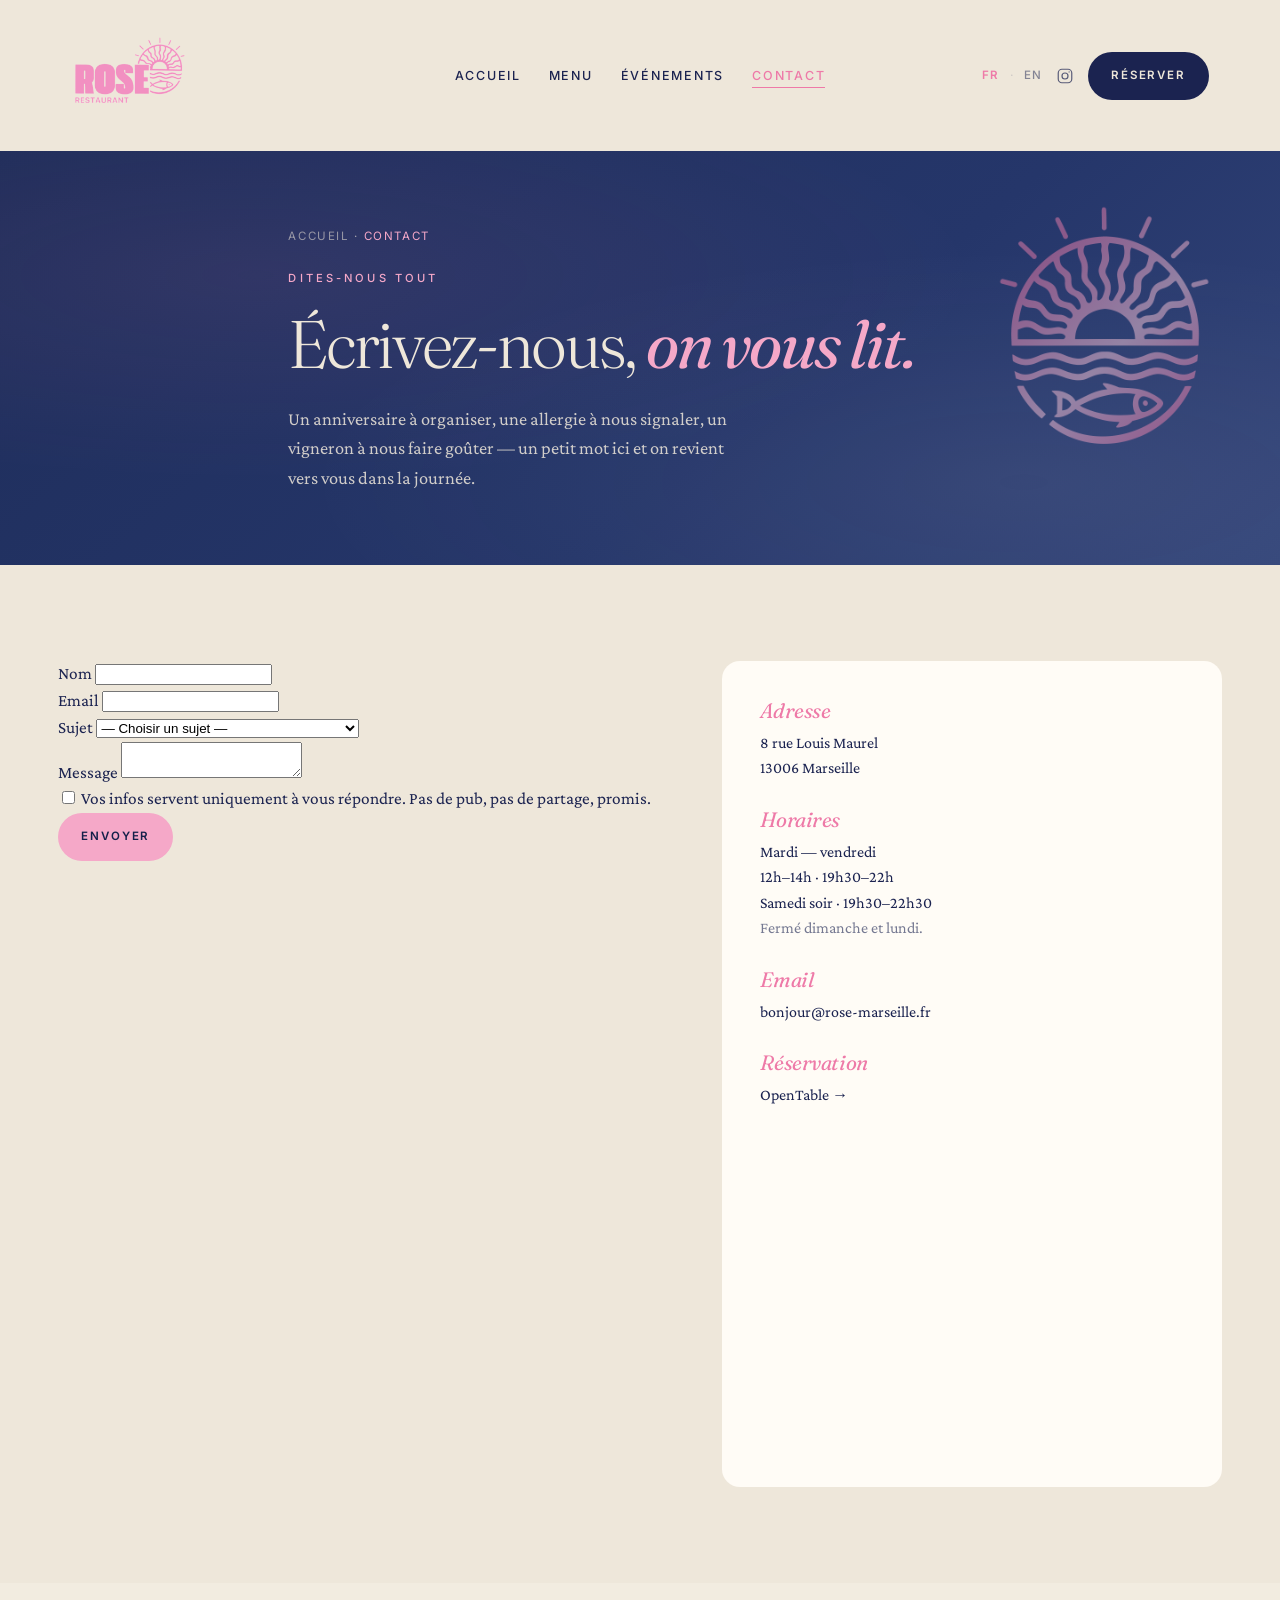
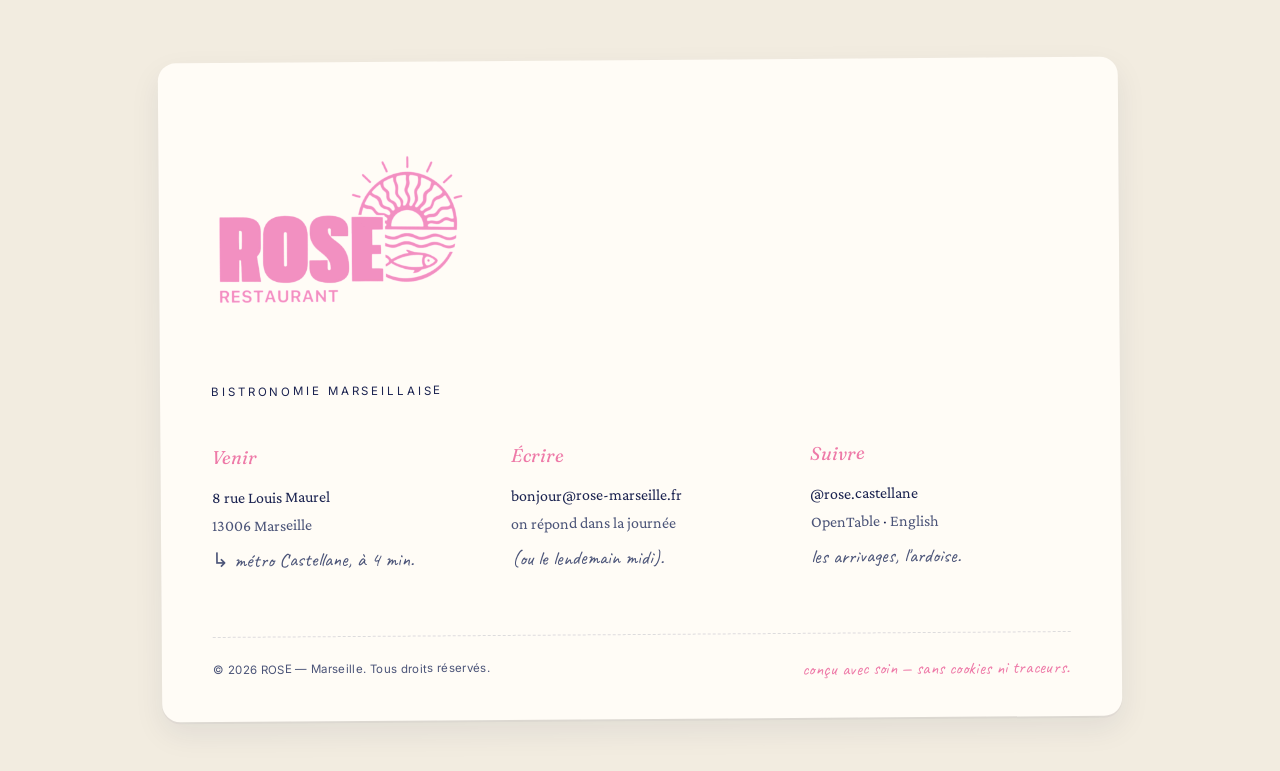
<file: contact.html>
<!doctype html>
<html lang="fr">
<head>
<meta charset="utf-8">
<meta name="viewport" content="width=device-width, initial-scale=1">
<title>Contact &amp; réservation — ROSE · Marseille</title>
<meta name="description" content="Contact, adresse et réservation du restaurant ROSE à Marseille. 8 rue Louis Maurel, 13006. Mardi–samedi, midi et soir.">
<meta name="theme-color" content="#1B2A5E">

<link rel="canonical" href="https://rose-marseille.fr/contact.html">
<link rel="alternate" hreflang="fr" href="https://rose-marseille.fr/contact.html">
<link rel="alternate" hreflang="en" href="https://rose-marseille.fr/en/contact.html">
<link rel="alternate" hreflang="x-default" href="https://rose-marseille.fr/contact.html">

<meta property="og:type" content="website">
<meta property="og:locale" content="fr_FR">
<meta property="og:title" content="Contact &amp; réservation — ROSE · Marseille">
<meta property="og:description" content="8 rue Louis Maurel, 13006 Marseille. Mardi–samedi, midi et soir.">
<meta property="og:url" content="https://rose-marseille.fr/contact.html">
<meta property="og:image" content="https://rose-marseille.fr/assets/img/logo-wordmark.png">

<link rel="icon" href="favicon.svg" type="image/svg+xml">
<link rel="manifest" href="site.webmanifest">

<link rel="preconnect" href="https://fonts.googleapis.com">
<link rel="preconnect" href="https://fonts.gstatic.com" crossorigin>
<link rel="stylesheet" href="https://fonts.googleapis.com/css2?family=Fraunces:ital,opsz,wght@0,9..144,300;0,9..144,400;0,9..144,500;1,9..144,300;1,9..144,400;1,9..144,500&family=Crimson+Pro:ital,wght@0,400;0,500;1,400;1,500&family=Caveat:wght@400;600&display=swap">
<link rel="preload" href="assets/fonts/Inter-Regular.woff2" as="font" type="font/woff2" crossorigin>
<link rel="stylesheet" href="assets/css/style.css?v=5">

<script type="application/ld+json">
{
  "@context": "https://schema.org",
  "@type": "BreadcrumbList",
  "itemListElement": [
    { "@type": "ListItem", "position": 1, "name": "Accueil", "item": "https://rose-marseille.fr/" },
    { "@type": "ListItem", "position": 2, "name": "Contact", "item": "https://rose-marseille.fr/contact.html" }
  ]
}
</script>
</head>
<body>

<a class="skip-link" href="#main">Aller au contenu</a>

<header class="site-header" role="banner">
  <div class="wrap header-inner">
    <a class="brand" href="/" aria-label="ROSE — accueil">
      <img class="brand-logo" src="assets/img/logo-wordmark.png" alt="ROSE — Marseille" width="auto" height="108">
    </a>
    <nav class="nav-primary" id="nav-primary" aria-label="Navigation principale">
      <ul>
        <li><a href="/">Accueil</a></li>
        <li><a href="menu.html">Menu</a></li>
        <li><a href="evenements.html">Événements</a></li>
        <li><a href="contact.html" aria-current="page">Contact</a></li>
        <li class="nav-ig"><a href="https://www.instagram.com/rose.castellane" target="_blank" rel="noopener noreferrer" aria-label="Instagram"><svg viewBox="0 0 24 24" width="16" height="16" fill="none" stroke="currentColor" stroke-width="1.6" stroke-linecap="round" stroke-linejoin="round" aria-hidden="true"><rect x="3" y="3" width="18" height="18" rx="5"/><circle cx="12" cy="12" r="4"/><circle cx="17.5" cy="6.5" r="0.8" fill="currentColor" stroke="none"/></svg></a></li>
      </ul>
    </nav>
    <div class="header-cta">
      <div class="lang-switch" aria-label="Langue">
        <a href="contact.html" aria-current="true" hreflang="fr">FR</a><span>·</span>
        <a href="en/contact.html" hreflang="en">EN</a>
      </div>
      <a class="ig-link" href="https://www.instagram.com/rose.castellane" target="_blank" rel="noopener noreferrer" aria-label="Instagram"><svg viewBox="0 0 24 24" width="18" height="18" fill="none" stroke="currentColor" stroke-width="1.6" stroke-linecap="round" stroke-linejoin="round" aria-hidden="true"><rect x="3" y="3" width="18" height="18" rx="5"/><circle cx="12" cy="12" r="4"/><circle cx="17.5" cy="6.5" r="0.8" fill="currentColor" stroke="none"/></svg></a>
      <a class="btn btn--dark" data-opentable href="https://www.opentable.fr/r/rose-marseille">Réserver</a>
    </div>
  </div>
</header>

<main id="main">

  <section class="hero hero--short">
    <div class="hero-mark" aria-hidden="true"></div>
    <div class="wrap hero-inner">
      <p class="crumbs reveal"><a href="/">Accueil</a> · <span aria-current="page">Contact</span></p>
      <p class="eyebrow reveal">Dites-nous tout</p>
      <h1 class="reveal">Écrivez-nous, <em>on vous lit.</em></h1>
      <p class="hero-lead reveal">Un anniversaire à organiser, une allergie à nous signaler, un vigneron à nous faire goûter — un petit mot ici et on revient vers vous dans la journée.</p>
    </div>
  </section>

  <section class="section">
    <div class="wrap">
      <div class="contact-grid">

        <form class="reveal" data-form="contact" aria-label="Formulaire de contact">
          <div class="form-field">
            <label for="f-name">Nom</label>
            <input id="f-name" name="name" type="text" required autocomplete="name">
            <span class="field-error" aria-live="polite"></span>
          </div>
          <div class="form-field">
            <label for="f-email">Email</label>
            <input id="f-email" name="email" type="email" required autocomplete="email">
            <span class="field-error" aria-live="polite"></span>
          </div>
          <div class="form-field">
            <label for="f-subject">Sujet</label>
            <select id="f-subject" name="subject" required>
              <option value="">— Choisir un sujet —</option>
              <option>Réservation particulière</option>
              <option>Privatisation / événement</option>
              <option>Presse</option>
              <option>Proposition vigneron·ne / producteur·rice</option>
              <option>Autre</option>
            </select>
            <span class="field-error" aria-live="polite"></span>
          </div>
          <div class="form-field">
            <label for="f-message">Message</label>
            <textarea id="f-message" name="message" required></textarea>
            <span class="field-error" aria-live="polite"></span>
          </div>
          <label class="form-consent">
            <input type="checkbox" name="consent" required>
            <span>Vos infos servent uniquement à vous répondre. Pas de pub, pas de partage, promis.</span>
          </label>
          <div class="form-field" style="margin-bottom:0;">
            <button class="btn btn--primary" type="submit">Envoyer</button>
          </div>
          <p class="form-status" role="status" aria-live="polite"></p>
        </form>

        <aside class="contact-aside reveal" aria-label="Informations pratiques">
          <h3>Adresse</h3>
          <p>8 rue Louis Maurel<br>13006 Marseille</p>

          <h3>Horaires</h3>
          <p>Mardi — vendredi<br>12h–14h · 19h30–22h<br>Samedi soir · 19h30–22h30<br><span style="opacity:0.6">Fermé dimanche et lundi.</span></p>

          <h3>Email</h3>
          <p><a href="mailto:bonjour@rose-marseille.fr">bonjour@rose-marseille.fr</a></p>

          <h3>Réservation</h3>
          <p><a data-opentable href="https://www.opentable.fr/r/rose-marseille">OpenTable →</a></p>

          <div class="map" aria-label="Carte · 8 rue Louis Maurel, Marseille">
            <iframe
              title="Carte OpenStreetMap — 8 rue Louis Maurel, Marseille"
              src="https://www.openstreetmap.org/export/embed.html?bbox=5.381%2C43.289%2C5.390%2C43.294&amp;layer=mapnik&amp;marker=43.2916%2C5.3855"
              loading="lazy" referrerpolicy="no-referrer-when-downgrade"></iframe>
          </div>
        </aside>

      </div>
    </div>
  </section>

</main>

<footer class="site-footer" role="contentinfo">
  <div class="wrap">
    <div class="footer-card">
      <img class="footer-wordmark" src="assets/img/logo-wordmark.png" alt="ROSE">
      <p class="footer-tag">Bistronomie marseillaise</p>
      <div class="footer-grid">
        <div>
          <p class="col-title">Venir</p>
          8 rue Louis Maurel<br>
          <span class="col-muted">13006 Marseille</span>
          <p class="col-note">↳ métro Castellane, à 4 min.</p>
        </div>
        <div>
          <p class="col-title">Écrire</p>
          <a href="mailto:bonjour@rose-marseille.fr">bonjour@rose-marseille.fr</a><br>
          <span class="col-muted">on répond dans la journée</span>
          <p class="col-note">(ou le lendemain midi).</p>
        </div>
        <div>
          <p class="col-title">Suivre</p>
          <a href="https://www.instagram.com/rose.castellane" target="_blank" rel="noopener noreferrer">@rose.castellane</a><br>
          <a data-opentable href="https://www.opentable.fr/r/rose-marseille" class="col-muted">OpenTable</a> · <a href="en/contact.html" class="col-muted">English</a>
          <p class="col-note">les arrivages, l'ardoise.</p>
        </div>
      </div>
      <div class="footer-sign">
        <span>© <span data-year>2026</span> ROSE — Marseille. Tous droits réservés.</span>
        <span class="script">conçu avec soin — sans cookies ni traceurs.</span>
      </div>
    </div>
  </div>
</footer>

<button class="back-top" type="button" aria-label="Retour en haut">
  <svg width="16" height="16" viewBox="0 0 24 24" fill="none" stroke="currentColor" stroke-width="2" stroke-linecap="round" stroke-linejoin="round" aria-hidden="true"><path d="M12 19V5M5 12l7-7 7 7"/></svg>
</button>

<script src="assets/js/main.js" defer></script>
</body>
</html>
</file>
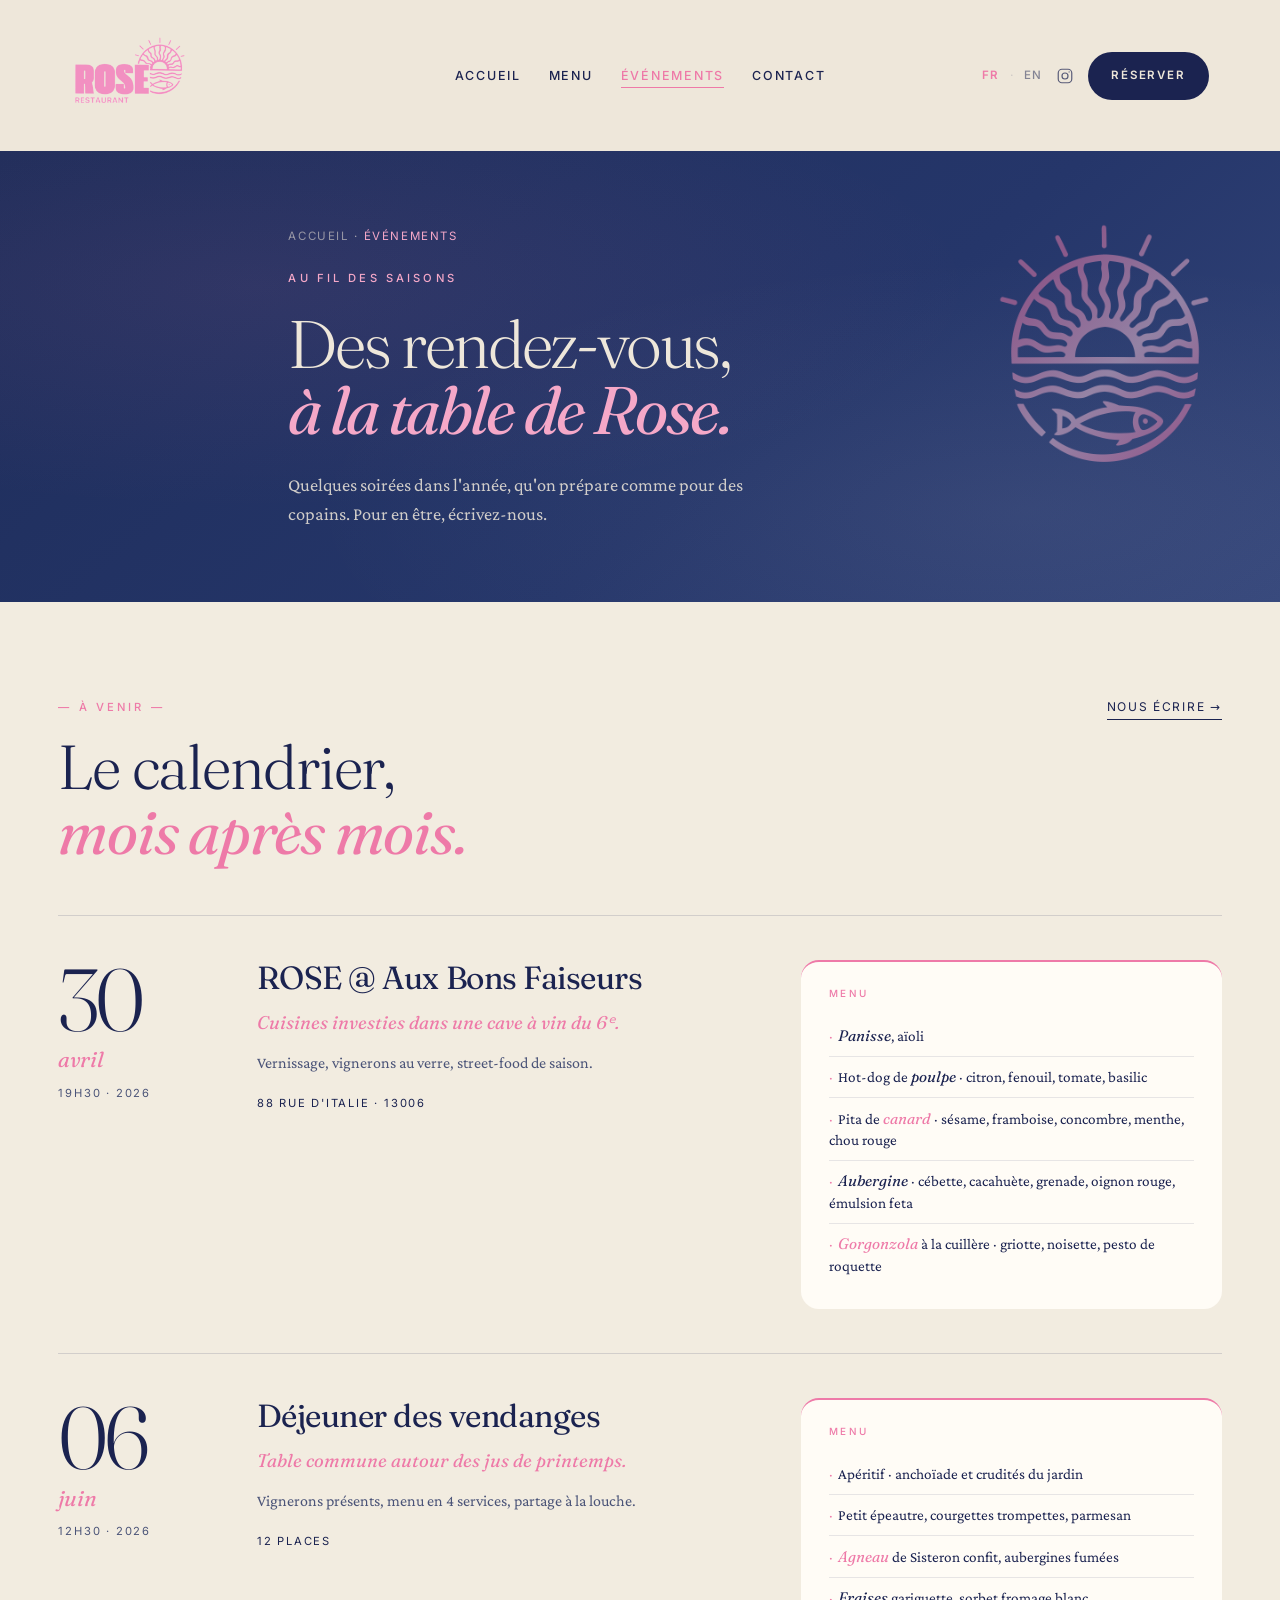
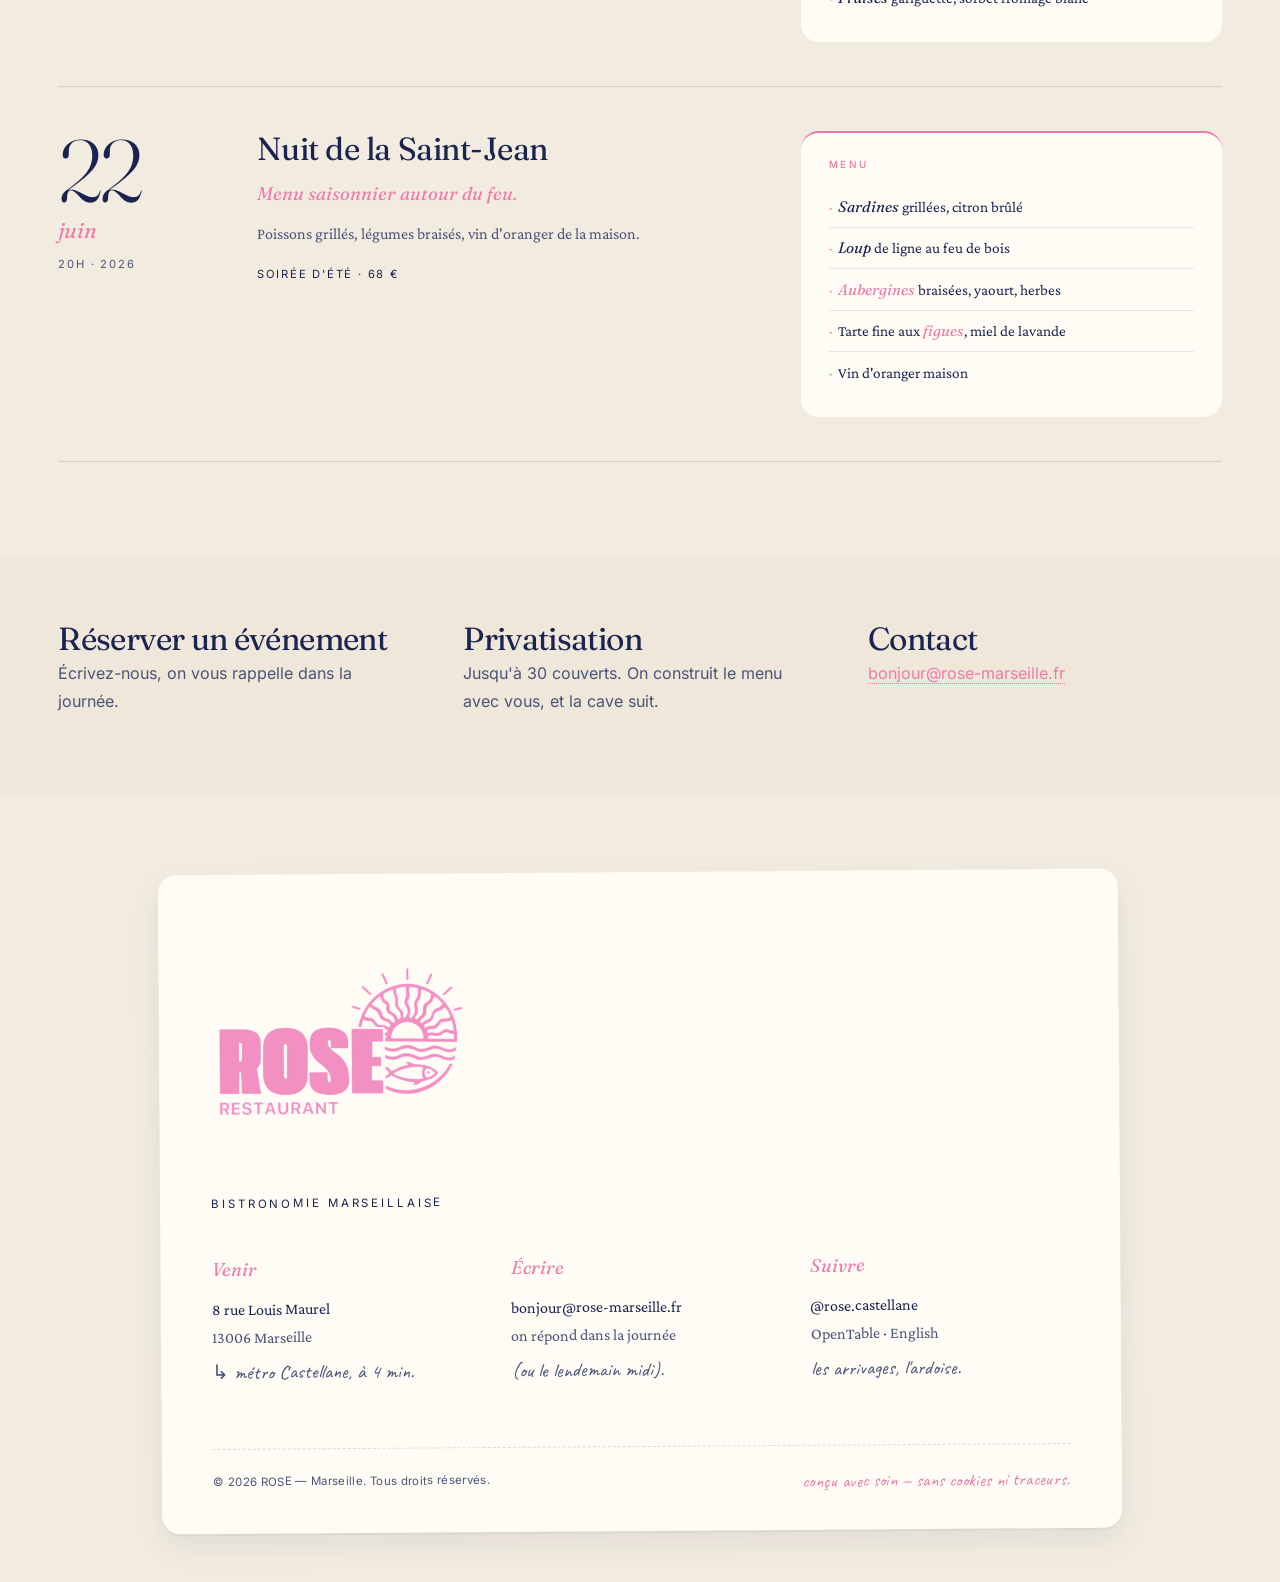
<file: evenements.html>
<!doctype html>
<html lang="fr">
<head>
<meta charset="utf-8">
<meta name="viewport" content="width=device-width, initial-scale=1">
<title>Événements à venir — ROSE · Marseille</title>
<meta name="description" content="Les rendez-vous de ROSE : dîners, tables d'hôtes, soirées d'été. Les événements à venir à Marseille et dans le 6ᵉ arrondissement.">
<meta name="theme-color" content="#1B2A5E">

<link rel="canonical" href="https://rose-marseille.fr/evenements.html">
<link rel="alternate" hreflang="fr" href="https://rose-marseille.fr/evenements.html">
<link rel="alternate" hreflang="en" href="https://rose-marseille.fr/en/events.html">
<link rel="alternate" hreflang="x-default" href="https://rose-marseille.fr/evenements.html">

<meta property="og:type" content="website">
<meta property="og:locale" content="fr_FR">
<meta property="og:title" content="Événements à venir — ROSE · Marseille">
<meta property="og:description" content="Les rendez-vous de ROSE, au fil des saisons.">
<meta property="og:url" content="https://rose-marseille.fr/evenements.html">
<meta property="og:image" content="https://rose-marseille.fr/assets/img/logo-wordmark.png">

<link rel="icon" href="favicon.svg" type="image/svg+xml">
<link rel="manifest" href="site.webmanifest">

<link rel="preconnect" href="https://fonts.googleapis.com">
<link rel="preconnect" href="https://fonts.gstatic.com" crossorigin>
<link rel="stylesheet" href="https://fonts.googleapis.com/css2?family=Fraunces:ital,opsz,wght@0,9..144,300;0,9..144,400;0,9..144,500;1,9..144,300;1,9..144,400;1,9..144,500&family=Crimson+Pro:ital,wght@0,400;0,500;1,400;1,500&family=Caveat:wght@400;600&display=swap">
<link rel="preload" href="assets/fonts/Inter-Regular.woff2" as="font" type="font/woff2" crossorigin>
<link rel="stylesheet" href="assets/css/style.css?v=5">

<script type="application/ld+json">
{
  "@context": "https://schema.org",
  "@type": "BreadcrumbList",
  "itemListElement": [
    { "@type": "ListItem", "position": 1, "name": "Accueil", "item": "https://rose-marseille.fr/" },
    { "@type": "ListItem", "position": 2, "name": "Événements", "item": "https://rose-marseille.fr/evenements.html" }
  ]
}
</script>
<script type="application/ld+json">
{
  "@context": "https://schema.org",
  "@graph": [
    {
      "@type": "Event",
      "name": "ROSE @ Aux Bons Faiseurs",
      "startDate": "2026-04-30T19:30:00+02:00",
      "eventAttendanceMode": "https://schema.org/OfflineEventAttendanceMode",
      "eventStatus": "https://schema.org/EventScheduled",
      "location": {
        "@type": "Place",
        "name": "Aux Bons Faiseurs",
        "address": {
          "@type": "PostalAddress",
          "streetAddress": "88 rue d'Italie",
          "postalCode": "13006",
          "addressLocality": "Marseille",
          "addressCountry": "FR"
        }
      },
      "description": "Cuisines investies dans une cave à vin du 6ᵉ. Vernissage, vignerons au verre, street-food de saison.",
      "organizer": { "@type": "Restaurant", "name": "ROSE", "url": "https://rose-marseille.fr/" }
    },
    {
      "@type": "Event",
      "name": "Déjeuner des vendanges",
      "startDate": "2026-06-06T12:30:00+02:00",
      "eventAttendanceMode": "https://schema.org/OfflineEventAttendanceMode",
      "eventStatus": "https://schema.org/EventScheduled",
      "location": {
        "@type": "Restaurant",
        "name": "ROSE",
        "address": {
          "@type": "PostalAddress",
          "streetAddress": "8 rue Louis Maurel",
          "postalCode": "13006",
          "addressLocality": "Marseille",
          "addressCountry": "FR"
        }
      },
      "description": "Table commune autour des jus de printemps : vignerons présents, menu en 4 services, partage à la louche.",
      "organizer": { "@type": "Restaurant", "name": "ROSE", "url": "https://rose-marseille.fr/" }
    },
    {
      "@type": "Event",
      "name": "Nuit de la Saint-Jean",
      "startDate": "2026-06-22T20:00:00+02:00",
      "eventAttendanceMode": "https://schema.org/OfflineEventAttendanceMode",
      "eventStatus": "https://schema.org/EventScheduled",
      "location": {
        "@type": "Restaurant",
        "name": "ROSE",
        "address": {
          "@type": "PostalAddress",
          "streetAddress": "8 rue Louis Maurel",
          "postalCode": "13006",
          "addressLocality": "Marseille",
          "addressCountry": "FR"
        }
      },
      "description": "Menu saisonnier autour du feu : poissons grillés, légumes braisés, vin d'oranger de la maison.",
      "offers": { "@type": "Offer", "price": "68", "priceCurrency": "EUR" },
      "organizer": { "@type": "Restaurant", "name": "ROSE", "url": "https://rose-marseille.fr/" }
    }
  ]
}
</script>
</head>
<body>

<a class="skip-link" href="#main">Aller au contenu</a>

<header class="site-header" role="banner">
  <div class="wrap header-inner">
    <a class="brand" href="/" aria-label="ROSE — accueil">
      <img class="brand-logo" src="assets/img/logo-wordmark.png" alt="ROSE — Marseille" width="auto" height="108">
    </a>
    <nav class="nav-primary" id="nav-primary" aria-label="Navigation principale">
      <ul>
        <li><a href="/">Accueil</a></li>
        <li><a href="menu.html">Menu</a></li>
        <li><a href="evenements.html" aria-current="page">Événements</a></li>
        <li><a href="contact.html">Contact</a></li>
        <li class="nav-ig"><a href="https://www.instagram.com/rose.castellane" target="_blank" rel="noopener noreferrer" aria-label="Instagram"><svg viewBox="0 0 24 24" width="16" height="16" fill="none" stroke="currentColor" stroke-width="1.6" stroke-linecap="round" stroke-linejoin="round" aria-hidden="true"><rect x="3" y="3" width="18" height="18" rx="5"/><circle cx="12" cy="12" r="4"/><circle cx="17.5" cy="6.5" r="0.8" fill="currentColor" stroke="none"/></svg></a></li>
      </ul>
    </nav>
    <div class="header-cta">
      <div class="lang-switch" aria-label="Langue">
        <a href="evenements.html" aria-current="true" hreflang="fr">FR</a><span>·</span>
        <a href="en/events.html" hreflang="en">EN</a>
      </div>
      <a class="ig-link" href="https://www.instagram.com/rose.castellane" target="_blank" rel="noopener noreferrer" aria-label="Instagram"><svg viewBox="0 0 24 24" width="18" height="18" fill="none" stroke="currentColor" stroke-width="1.6" stroke-linecap="round" stroke-linejoin="round" aria-hidden="true"><rect x="3" y="3" width="18" height="18" rx="5"/><circle cx="12" cy="12" r="4"/><circle cx="17.5" cy="6.5" r="0.8" fill="currentColor" stroke="none"/></svg></a>
      <a class="btn btn--dark" data-opentable href="https://www.opentable.fr/r/rose-marseille">Réserver</a>
    </div>
  </div>
</header>

<main id="main">

  <section class="hero hero--short">
    <div class="hero-mark" aria-hidden="true"></div>
    <div class="wrap hero-inner">
      <p class="crumbs reveal"><a href="/">Accueil</a> · <span aria-current="page">Événements</span></p>
      <p class="eyebrow reveal">Au fil des saisons</p>
      <h1 class="reveal">Des rendez-vous,<br><em>à la table de Rose.</em></h1>
      <p class="hero-lead reveal">Quelques soirées dans l'année, qu'on prépare comme pour des copains. Pour en être, écrivez-nous.</p>
    </div>
  </section>

  <section class="section events">
    <div class="wrap">
      <div class="events-head reveal">
        <div>
          <p class="eyebrow eyebrow-dash">À venir</p>
          <h2>Le calendrier,<br><em>mois après mois.</em></h2>
        </div>
        <a class="events-link" href="contact.html">Nous écrire →</a>
      </div>
      <ul class="events-list">
        <li class="event reveal" data-delay="1">
          <div class="event-date">
            <span class="day">30</span>
            <span class="month">avril</span>
            <span class="time">19h30 · 2026</span>
          </div>
          <div>
            <h3 class="event-title">ROSE @ Aux Bons Faiseurs</h3>
            <p class="event-sub">Cuisines investies dans une cave à vin du 6ᵉ.</p>
            <p class="event-desc">Vernissage, vignerons au verre, street-food de saison.</p>
            <p class="event-location">88 rue d'Italie · 13006</p>
          </div>
          <div class="event-menu-card">
            <span class="event-menu-label">Menu</span>
            <ul class="event-menu">
              <li><span class="accent-blue">Panisse</span>, aïoli</li>
              <li>Hot-dog de <span class="accent-blue">poulpe</span> · citron, fenouil, tomate, basilic</li>
              <li>Pita de <span class="accent-rose">canard</span> · sésame, framboise, concombre, menthe, chou rouge</li>
              <li><span class="accent-blue">Aubergine</span> · cébette, cacahuète, grenade, oignon rouge, émulsion feta</li>
              <li><span class="accent-rose">Gorgonzola</span> à la cuillère · griotte, noisette, pesto de roquette</li>
            </ul>
          </div>
        </li>
        <li class="event reveal" data-delay="2">
          <div class="event-date">
            <span class="day">06</span>
            <span class="month">juin</span>
            <span class="time">12h30 · 2026</span>
          </div>
          <div>
            <h3 class="event-title">Déjeuner des vendanges</h3>
            <p class="event-sub">Table commune autour des jus de printemps.</p>
            <p class="event-desc">Vignerons présents, menu en 4 services, partage à la louche.</p>
            <p class="event-location">12 places</p>
          </div>
          <div class="event-menu-card">
            <span class="event-menu-label">Menu</span>
            <ul class="event-menu">
              <li>Apéritif · anchoïade et crudités du jardin</li>
              <li>Petit épeautre, courgettes trompettes, parmesan</li>
              <li><span class="accent-rose">Agneau</span> de Sisteron confit, aubergines fumées</li>
              <li><span class="accent-blue">Fraises</span> gariguette, sorbet fromage blanc</li>
            </ul>
          </div>
        </li>
        <li class="event reveal" data-delay="3">
          <div class="event-date">
            <span class="day">22</span>
            <span class="month">juin</span>
            <span class="time">20h · 2026</span>
          </div>
          <div>
            <h3 class="event-title">Nuit de la Saint-Jean</h3>
            <p class="event-sub">Menu saisonnier autour du feu.</p>
            <p class="event-desc">Poissons grillés, légumes braisés, vin d'oranger de la maison.</p>
            <p class="event-location">Soirée d'été · 68 €</p>
          </div>
          <div class="event-menu-card">
            <span class="event-menu-label">Menu</span>
            <ul class="event-menu">
              <li><span class="accent-blue">Sardines</span> grillées, citron brûlé</li>
              <li><span class="accent-blue">Loup</span> de ligne au feu de bois</li>
              <li><span class="accent-rose">Aubergines</span> braisées, yaourt, herbes</li>
              <li>Tarte fine aux <span class="accent-rose">figues</span>, miel de lavande</li>
              <li>Vin d'oranger maison</li>
            </ul>
          </div>
        </li>
      </ul>
    </div>
  </section>

  <section class="section section--tight">
    <div class="wrap">
      <div class="practical reveal">
        <div>
          <h3>Réserver un événement</h3>
          <p>Écrivez-nous, on vous rappelle dans la journée.</p>
        </div>
        <div>
          <h3>Privatisation</h3>
          <p>Jusqu'à 30 couverts. On construit le menu avec vous, et la cave suit.</p>
        </div>
        <div>
          <h3>Contact</h3>
          <p><a href="mailto:bonjour@rose-marseille.fr">bonjour@rose-marseille.fr</a></p>
        </div>
      </div>
    </div>
  </section>

</main>

<footer class="site-footer" role="contentinfo">
  <div class="wrap">
    <div class="footer-card">
      <img class="footer-wordmark" src="assets/img/logo-wordmark.png" alt="ROSE">
      <p class="footer-tag">Bistronomie marseillaise</p>
      <div class="footer-grid">
        <div>
          <p class="col-title">Venir</p>
          8 rue Louis Maurel<br>
          <span class="col-muted">13006 Marseille</span>
          <p class="col-note">↳ métro Castellane, à 4 min.</p>
        </div>
        <div>
          <p class="col-title">Écrire</p>
          <a href="mailto:bonjour@rose-marseille.fr">bonjour@rose-marseille.fr</a><br>
          <span class="col-muted">on répond dans la journée</span>
          <p class="col-note">(ou le lendemain midi).</p>
        </div>
        <div>
          <p class="col-title">Suivre</p>
          <a href="https://www.instagram.com/rose.castellane" target="_blank" rel="noopener noreferrer">@rose.castellane</a><br>
          <a data-opentable href="https://www.opentable.fr/r/rose-marseille" class="col-muted">OpenTable</a> · <a href="en/events.html" class="col-muted">English</a>
          <p class="col-note">les arrivages, l'ardoise.</p>
        </div>
      </div>
      <div class="footer-sign">
        <span>© <span data-year>2026</span> ROSE — Marseille. Tous droits réservés.</span>
        <span class="script">conçu avec soin — sans cookies ni traceurs.</span>
      </div>
    </div>
  </div>
</footer>

<button class="back-top" type="button" aria-label="Retour en haut">
  <svg width="16" height="16" viewBox="0 0 24 24" fill="none" stroke="currentColor" stroke-width="2" stroke-linecap="round" stroke-linejoin="round" aria-hidden="true"><path d="M12 19V5M5 12l7-7 7 7"/></svg>
</button>

<script src="assets/js/main.js" defer></script>
</body>
</html>
</file>
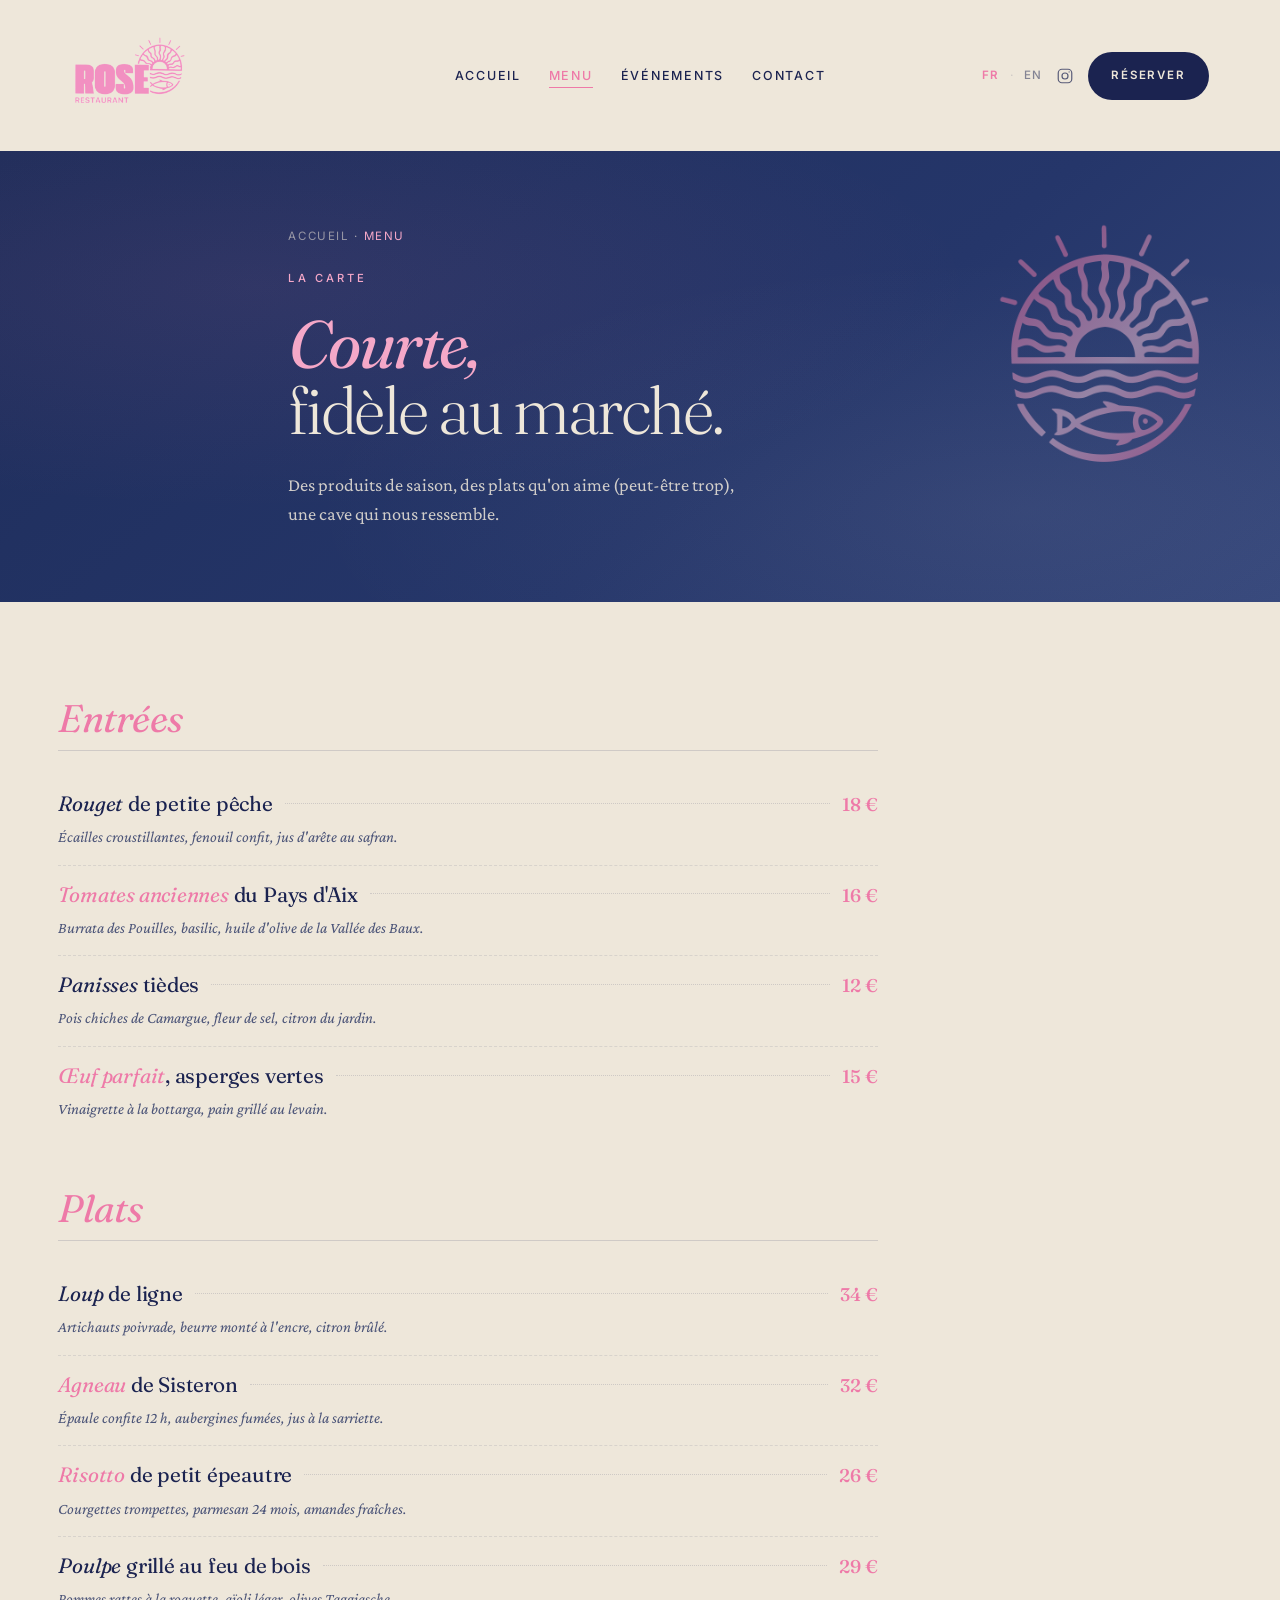
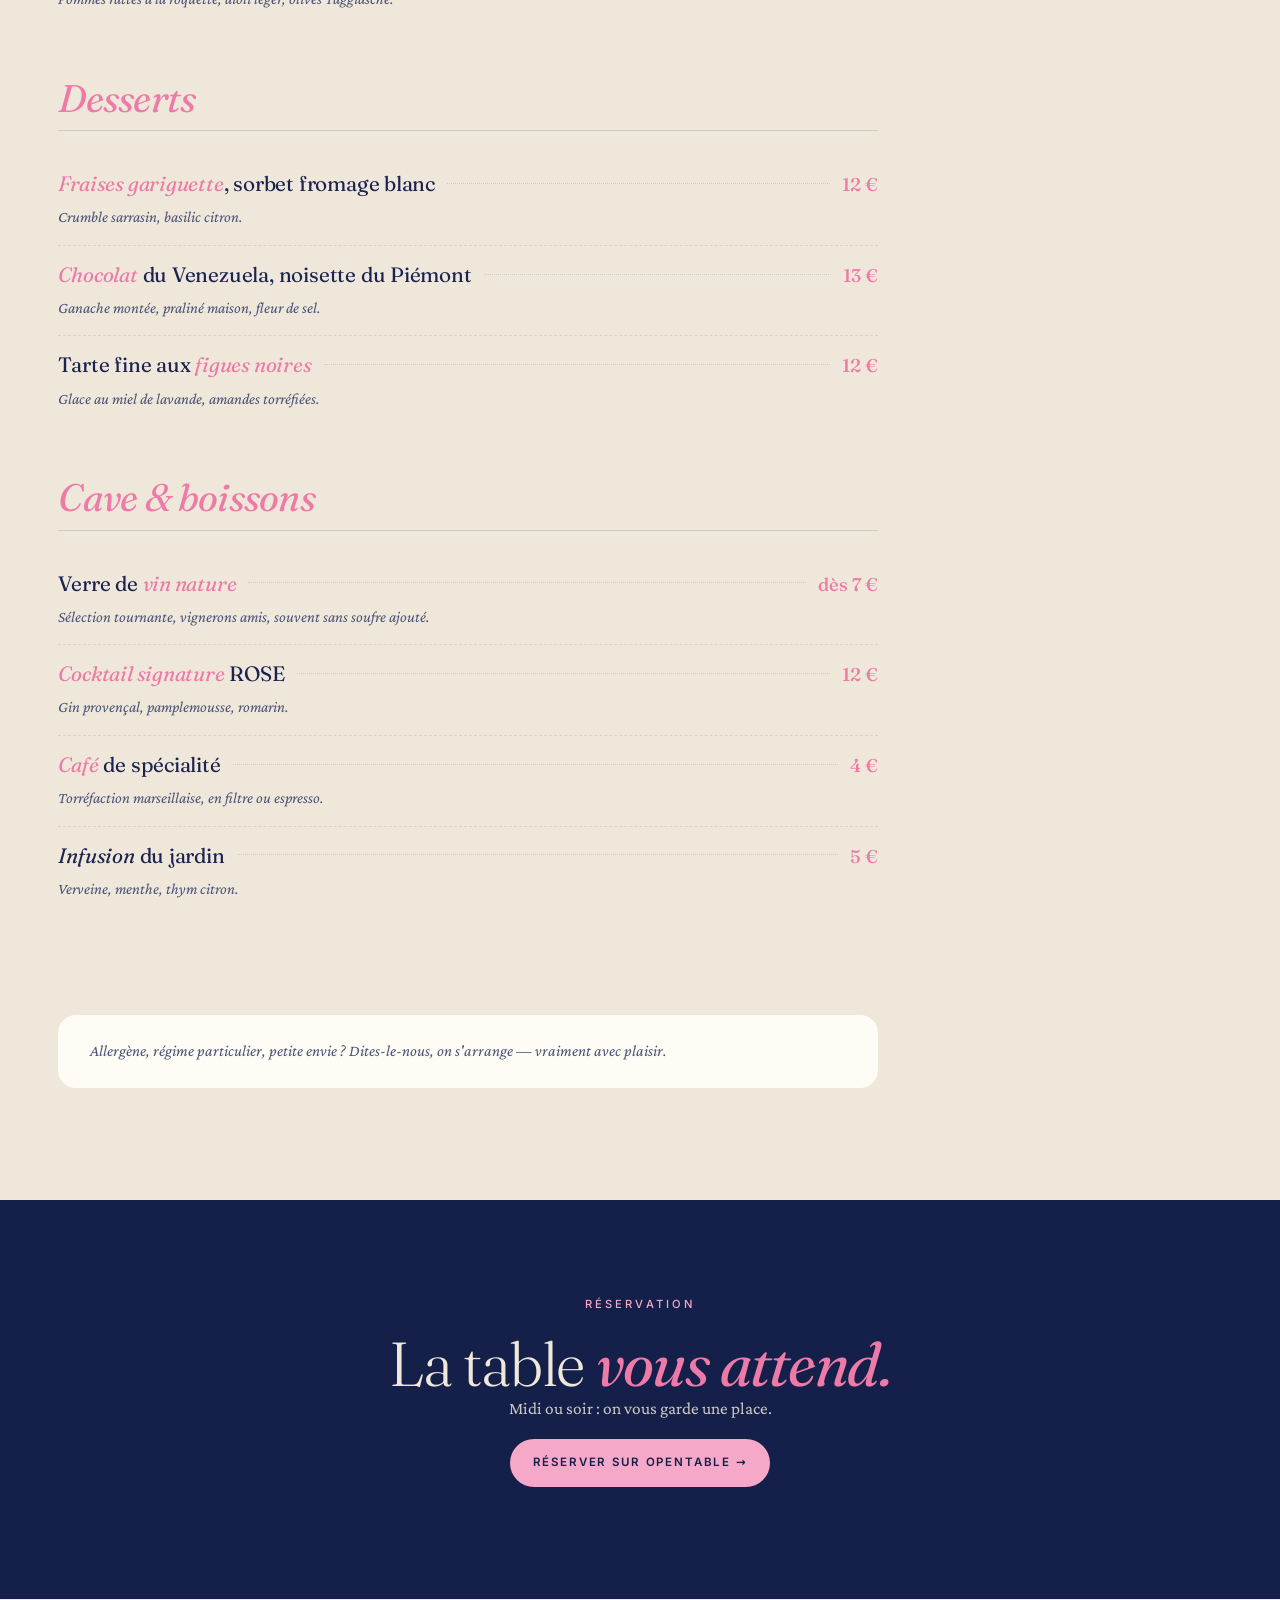
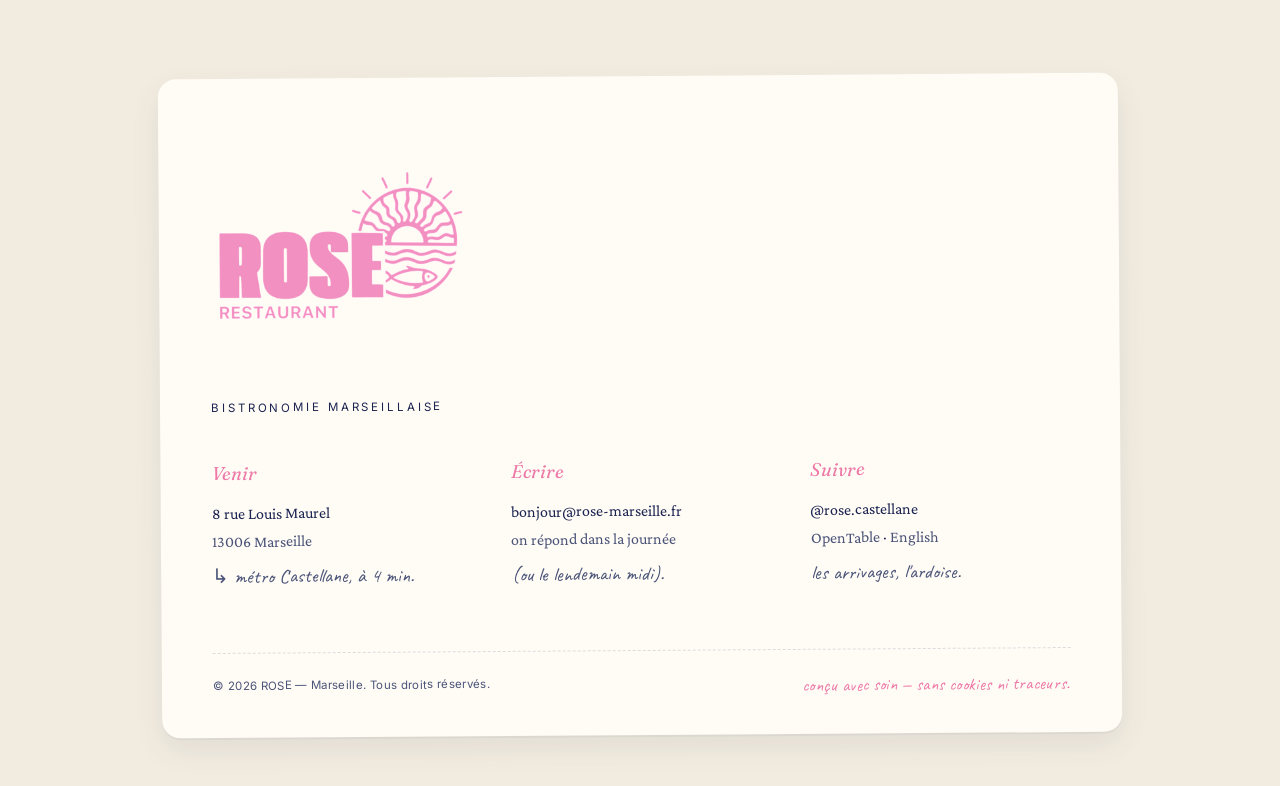
<file: menu.html>
<!doctype html>
<html lang="fr">
<head>
<meta charset="utf-8">
<meta name="viewport" content="width=device-width, initial-scale=1">
<title>Menu — ROSE · Bistronomie marseillaise</title>
<meta name="description" content="Le menu de ROSE : entrées, plats, desserts et cave. Une carte courte, inspirée de la Méditerranée, renouvelée au fil des arrivages.">
<meta name="theme-color" content="#1B2A5E">

<link rel="canonical" href="https://rose-marseille.fr/menu.html">
<link rel="alternate" hreflang="fr" href="https://rose-marseille.fr/menu.html">
<link rel="alternate" hreflang="en" href="https://rose-marseille.fr/en/menu.html">
<link rel="alternate" hreflang="x-default" href="https://rose-marseille.fr/menu.html">

<meta property="og:type" content="website">
<meta property="og:locale" content="fr_FR">
<meta property="og:title" content="Menu — ROSE · Marseille">
<meta property="og:description" content="Carte courte, produits de saison, une cave qu'on a choisie.">
<meta property="og:url" content="https://rose-marseille.fr/menu.html">
<meta property="og:image" content="https://rose-marseille.fr/assets/img/logo-wordmark.png">

<link rel="icon" href="favicon.svg" type="image/svg+xml">
<link rel="manifest" href="site.webmanifest">

<link rel="preconnect" href="https://fonts.googleapis.com">
<link rel="preconnect" href="https://fonts.gstatic.com" crossorigin>
<link rel="stylesheet" href="https://fonts.googleapis.com/css2?family=Fraunces:ital,opsz,wght@0,9..144,300;0,9..144,400;0,9..144,500;1,9..144,300;1,9..144,400;1,9..144,500&family=Crimson+Pro:ital,wght@0,400;0,500;1,400;1,500&family=Caveat:wght@400;600&display=swap">
<link rel="preload" href="assets/fonts/Inter-Regular.woff2" as="font" type="font/woff2" crossorigin>
<link rel="stylesheet" href="assets/css/style.css?v=5">

<script type="application/ld+json">
{
  "@context": "https://schema.org",
  "@type": "Menu",
  "name": "Menu — ROSE",
  "inLanguage": "fr",
  "hasMenuSection": [
    {
      "@type": "MenuSection",
      "name": "Entrées",
      "hasMenuItem": [
        { "@type": "MenuItem", "name": "Rouget de petite pêche", "description": "Écailles croustillantes, fenouil confit, jus d'arête au safran.", "offers": { "@type": "Offer", "price": "18", "priceCurrency": "EUR" } },
        { "@type": "MenuItem", "name": "Tomates anciennes du Pays d'Aix", "description": "Burrata des Pouilles, basilic, huile d'olive de la Vallée des Baux.", "offers": { "@type": "Offer", "price": "16", "priceCurrency": "EUR" } },
        { "@type": "MenuItem", "name": "Panisses tièdes", "description": "Pois chiches de Camargue, fleur de sel, citron du jardin.", "offers": { "@type": "Offer", "price": "12", "priceCurrency": "EUR" } },
        { "@type": "MenuItem", "name": "Œuf parfait, asperges vertes", "description": "Vinaigrette à la bottarga, pain grillé au levain.", "offers": { "@type": "Offer", "price": "15", "priceCurrency": "EUR" } }
      ]
    },
    {
      "@type": "MenuSection",
      "name": "Plats",
      "hasMenuItem": [
        { "@type": "MenuItem", "name": "Loup de ligne", "description": "Artichauts poivrade, beurre monté à l'encre, citron brûlé.", "offers": { "@type": "Offer", "price": "34", "priceCurrency": "EUR" } },
        { "@type": "MenuItem", "name": "Agneau de Sisteron", "description": "Épaule confite 12 h, aubergines fumées, jus à la sarriette.", "offers": { "@type": "Offer", "price": "32", "priceCurrency": "EUR" } },
        { "@type": "MenuItem", "name": "Risotto de petit épeautre", "description": "Courgettes trompettes, parmesan 24 mois, amandes fraîches.", "offers": { "@type": "Offer", "price": "26", "priceCurrency": "EUR" } },
        { "@type": "MenuItem", "name": "Poulpe grillé au feu de bois", "description": "Pommes rattes à la roquette, aïoli léger, olives Taggiasche.", "offers": { "@type": "Offer", "price": "29", "priceCurrency": "EUR" } }
      ]
    },
    {
      "@type": "MenuSection",
      "name": "Desserts",
      "hasMenuItem": [
        { "@type": "MenuItem", "name": "Fraises gariguette, sorbet fromage blanc", "description": "Crumble sarrasin, basilic citron.", "offers": { "@type": "Offer", "price": "12", "priceCurrency": "EUR" } },
        { "@type": "MenuItem", "name": "Chocolat du Venezuela, noisette du Piémont", "description": "Ganache montée, praliné maison, fleur de sel.", "offers": { "@type": "Offer", "price": "13", "priceCurrency": "EUR" } },
        { "@type": "MenuItem", "name": "Tarte fine aux figues noires", "description": "Glace au miel de lavande, amandes torréfiées.", "offers": { "@type": "Offer", "price": "12", "priceCurrency": "EUR" } }
      ]
    },
    {
      "@type": "MenuSection",
      "name": "Cave & boissons",
      "hasMenuItem": [
        { "@type": "MenuItem", "name": "Verre de vin nature", "description": "Sélection tournante, vignerons amis.", "offers": { "@type": "Offer", "price": "7", "priceCurrency": "EUR" } },
        { "@type": "MenuItem", "name": "Cocktail signature ROSE", "description": "Gin provençal, pamplemousse, romarin.", "offers": { "@type": "Offer", "price": "12", "priceCurrency": "EUR" } },
        { "@type": "MenuItem", "name": "Café de spécialité", "description": "Torréfaction marseillaise, en filtre ou espresso.", "offers": { "@type": "Offer", "price": "4", "priceCurrency": "EUR" } },
        { "@type": "MenuItem", "name": "Infusion du jardin", "description": "Verveine, menthe, thym citron.", "offers": { "@type": "Offer", "price": "5", "priceCurrency": "EUR" } }
      ]
    }
  ]
}
</script>
<script type="application/ld+json">
{
  "@context": "https://schema.org",
  "@type": "BreadcrumbList",
  "itemListElement": [
    { "@type": "ListItem", "position": 1, "name": "Accueil", "item": "https://rose-marseille.fr/" },
    { "@type": "ListItem", "position": 2, "name": "Menu", "item": "https://rose-marseille.fr/menu.html" }
  ]
}
</script>
</head>
<body>

<a class="skip-link" href="#main">Aller au contenu</a>

<header class="site-header" role="banner">
  <div class="wrap header-inner">
    <a class="brand" href="/" aria-label="ROSE — accueil">
      <img class="brand-logo" src="assets/img/logo-wordmark.png" alt="ROSE — Marseille" width="auto" height="108">
    </a>
    <nav class="nav-primary" id="nav-primary" aria-label="Navigation principale">
      <ul>
        <li><a href="/">Accueil</a></li>
        <li><a href="menu.html" aria-current="page">Menu</a></li>
        <li><a href="evenements.html">Événements</a></li>
        <li><a href="contact.html">Contact</a></li>
        <li class="nav-ig"><a href="https://www.instagram.com/rose.castellane" target="_blank" rel="noopener noreferrer" aria-label="Instagram"><svg viewBox="0 0 24 24" width="16" height="16" fill="none" stroke="currentColor" stroke-width="1.6" stroke-linecap="round" stroke-linejoin="round" aria-hidden="true"><rect x="3" y="3" width="18" height="18" rx="5"/><circle cx="12" cy="12" r="4"/><circle cx="17.5" cy="6.5" r="0.8" fill="currentColor" stroke="none"/></svg></a></li>
      </ul>
    </nav>
    <div class="header-cta">
      <div class="lang-switch" aria-label="Langue">
        <a href="menu.html" aria-current="true" hreflang="fr">FR</a><span>·</span>
        <a href="en/menu.html" hreflang="en">EN</a>
      </div>
      <a class="ig-link" href="https://www.instagram.com/rose.castellane" target="_blank" rel="noopener noreferrer" aria-label="Instagram"><svg viewBox="0 0 24 24" width="18" height="18" fill="none" stroke="currentColor" stroke-width="1.6" stroke-linecap="round" stroke-linejoin="round" aria-hidden="true"><rect x="3" y="3" width="18" height="18" rx="5"/><circle cx="12" cy="12" r="4"/><circle cx="17.5" cy="6.5" r="0.8" fill="currentColor" stroke="none"/></svg></a>
      <a class="btn btn--dark" data-opentable href="https://www.opentable.fr/r/rose-marseille">Réserver</a>
    </div>
  </div>
</header>

<main id="main">

  <section class="hero hero--short">
    <div class="hero-mark" aria-hidden="true"></div>
    <div class="wrap hero-inner">
      <p class="crumbs reveal"><a href="/">Accueil</a> · <span aria-current="page">Menu</span></p>
      <p class="eyebrow reveal">La carte</p>
      <h1 class="reveal"><em>Courte,</em><br>fidèle au marché.</h1>
      <p class="hero-lead reveal">Des produits de saison, des plats qu'on aime (peut-être trop), une cave qui nous ressemble.</p>
    </div>
  </section>

  <section class="section">
    <div class="wrap">
      <div class="menu-grid">

        <section class="menu-section reveal" aria-labelledby="sec-entrees">
          <h2 id="sec-entrees">Entrées</h2>
          <ul class="menu-list">
            <li class="menu-item">
              <div class="menu-item-head"><span class="menu-item-name"><span class="accent-blue">Rouget</span> de petite pêche</span><span class="menu-item-dots"></span><span class="menu-item-price">18 €</span></div>
              <p class="menu-item-desc">Écailles croustillantes, fenouil confit, jus d'arête au safran.</p>
            </li>
            <li class="menu-item">
              <div class="menu-item-head"><span class="menu-item-name"><span class="accent-rose">Tomates anciennes</span> du Pays d'Aix</span><span class="menu-item-dots"></span><span class="menu-item-price">16 €</span></div>
              <p class="menu-item-desc">Burrata des Pouilles, basilic, huile d'olive de la Vallée des Baux.</p>
            </li>
            <li class="menu-item">
              <div class="menu-item-head"><span class="menu-item-name"><span class="accent-blue">Panisses</span> tièdes</span><span class="menu-item-dots"></span><span class="menu-item-price">12 €</span></div>
              <p class="menu-item-desc">Pois chiches de Camargue, fleur de sel, citron du jardin.</p>
            </li>
            <li class="menu-item">
              <div class="menu-item-head"><span class="menu-item-name"><span class="accent-rose">Œuf parfait</span>, asperges vertes</span><span class="menu-item-dots"></span><span class="menu-item-price">15 €</span></div>
              <p class="menu-item-desc">Vinaigrette à la bottarga, pain grillé au levain.</p>
            </li>
          </ul>
        </section>

        <section class="menu-section reveal" aria-labelledby="sec-plats">
          <h2 id="sec-plats">Plats</h2>
          <ul class="menu-list">
            <li class="menu-item">
              <div class="menu-item-head"><span class="menu-item-name"><span class="accent-blue">Loup</span> de ligne</span><span class="menu-item-dots"></span><span class="menu-item-price">34 €</span></div>
              <p class="menu-item-desc">Artichauts poivrade, beurre monté à l'encre, citron brûlé.</p>
            </li>
            <li class="menu-item">
              <div class="menu-item-head"><span class="menu-item-name"><span class="accent-rose">Agneau</span> de Sisteron</span><span class="menu-item-dots"></span><span class="menu-item-price">32 €</span></div>
              <p class="menu-item-desc">Épaule confite 12 h, aubergines fumées, jus à la sarriette.</p>
            </li>
            <li class="menu-item">
              <div class="menu-item-head"><span class="menu-item-name"><span class="accent-rose">Risotto</span> de petit épeautre</span><span class="menu-item-dots"></span><span class="menu-item-price">26 €</span></div>
              <p class="menu-item-desc">Courgettes trompettes, parmesan 24 mois, amandes fraîches.</p>
            </li>
            <li class="menu-item">
              <div class="menu-item-head"><span class="menu-item-name"><span class="accent-blue">Poulpe</span> grillé au feu de bois</span><span class="menu-item-dots"></span><span class="menu-item-price">29 €</span></div>
              <p class="menu-item-desc">Pommes rattes à la roquette, aïoli léger, olives Taggiasche.</p>
            </li>
          </ul>
        </section>

        <section class="menu-section reveal" aria-labelledby="sec-desserts">
          <h2 id="sec-desserts">Desserts</h2>
          <ul class="menu-list">
            <li class="menu-item">
              <div class="menu-item-head"><span class="menu-item-name"><span class="accent-rose">Fraises gariguette</span>, sorbet fromage blanc</span><span class="menu-item-dots"></span><span class="menu-item-price">12 €</span></div>
              <p class="menu-item-desc">Crumble sarrasin, basilic citron.</p>
            </li>
            <li class="menu-item">
              <div class="menu-item-head"><span class="menu-item-name"><span class="accent-rose">Chocolat</span> du Venezuela, noisette du Piémont</span><span class="menu-item-dots"></span><span class="menu-item-price">13 €</span></div>
              <p class="menu-item-desc">Ganache montée, praliné maison, fleur de sel.</p>
            </li>
            <li class="menu-item">
              <div class="menu-item-head"><span class="menu-item-name">Tarte fine aux <span class="accent-rose">figues noires</span></span><span class="menu-item-dots"></span><span class="menu-item-price">12 €</span></div>
              <p class="menu-item-desc">Glace au miel de lavande, amandes torréfiées.</p>
            </li>
          </ul>
        </section>

        <section class="menu-section reveal" aria-labelledby="sec-boissons">
          <h2 id="sec-boissons">Cave &amp; boissons</h2>
          <ul class="menu-list">
            <li class="menu-item">
              <div class="menu-item-head"><span class="menu-item-name">Verre de <span class="accent-rose">vin nature</span></span><span class="menu-item-dots"></span><span class="menu-item-price">dès 7 €</span></div>
              <p class="menu-item-desc">Sélection tournante, vignerons amis, souvent sans soufre ajouté.</p>
            </li>
            <li class="menu-item">
              <div class="menu-item-head"><span class="menu-item-name"><span class="accent-rose">Cocktail signature</span> ROSE</span><span class="menu-item-dots"></span><span class="menu-item-price">12 €</span></div>
              <p class="menu-item-desc">Gin provençal, pamplemousse, romarin.</p>
            </li>
            <li class="menu-item">
              <div class="menu-item-head"><span class="menu-item-name"><span class="accent-rose">Café</span> de spécialité</span><span class="menu-item-dots"></span><span class="menu-item-price">4 €</span></div>
              <p class="menu-item-desc">Torréfaction marseillaise, en filtre ou espresso.</p>
            </li>
            <li class="menu-item">
              <div class="menu-item-head"><span class="menu-item-name"><span class="accent-blue">Infusion</span> du jardin</span><span class="menu-item-dots"></span><span class="menu-item-price">5 €</span></div>
              <p class="menu-item-desc">Verveine, menthe, thym citron.</p>
            </li>
          </ul>
        </section>

        <p class="menu-note">Allergène, régime particulier, petite envie ? Dites-le-nous, on s'arrange — vraiment avec plaisir.</p>

      </div>
    </div>
  </section>

  <section class="section section--navy-deep">
    <div class="wrap newsletter reveal">
      <p class="eyebrow">Réservation</p>
      <h2>La table <em>vous attend.</em></h2>
      <p>Midi ou soir : on vous garde une place.</p>
      <p><a class="btn btn--primary" data-opentable href="https://www.opentable.fr/r/rose-marseille">Réserver sur OpenTable →</a></p>
    </div>
  </section>

</main>

<footer class="site-footer" role="contentinfo">
  <div class="wrap">
    <div class="footer-card">
      <img class="footer-wordmark" src="assets/img/logo-wordmark.png" alt="ROSE">
      <p class="footer-tag">Bistronomie marseillaise</p>
      <div class="footer-grid">
        <div>
          <p class="col-title">Venir</p>
          8 rue Louis Maurel<br>
          <span class="col-muted">13006 Marseille</span>
          <p class="col-note">↳ métro Castellane, à 4 min.</p>
        </div>
        <div>
          <p class="col-title">Écrire</p>
          <a href="mailto:bonjour@rose-marseille.fr">bonjour@rose-marseille.fr</a><br>
          <span class="col-muted">on répond dans la journée</span>
          <p class="col-note">(ou le lendemain midi).</p>
        </div>
        <div>
          <p class="col-title">Suivre</p>
          <a href="https://www.instagram.com/rose.castellane" target="_blank" rel="noopener noreferrer">@rose.castellane</a><br>
          <a data-opentable href="https://www.opentable.fr/r/rose-marseille" class="col-muted">OpenTable</a> · <a href="en/menu.html" class="col-muted">English</a>
          <p class="col-note">les arrivages, l'ardoise.</p>
        </div>
      </div>
      <div class="footer-sign">
        <span>© <span data-year>2026</span> ROSE — Marseille. Tous droits réservés.</span>
        <span class="script">conçu avec soin — sans cookies ni traceurs.</span>
      </div>
    </div>
  </div>
</footer>

<button class="back-top" type="button" aria-label="Retour en haut">
  <svg width="16" height="16" viewBox="0 0 24 24" fill="none" stroke="currentColor" stroke-width="2" stroke-linecap="round" stroke-linejoin="round" aria-hidden="true"><path d="M12 19V5M5 12l7-7 7 7"/></svg>
</button>

<script src="assets/js/main.js" defer></script>
</body>
</html>
</file>
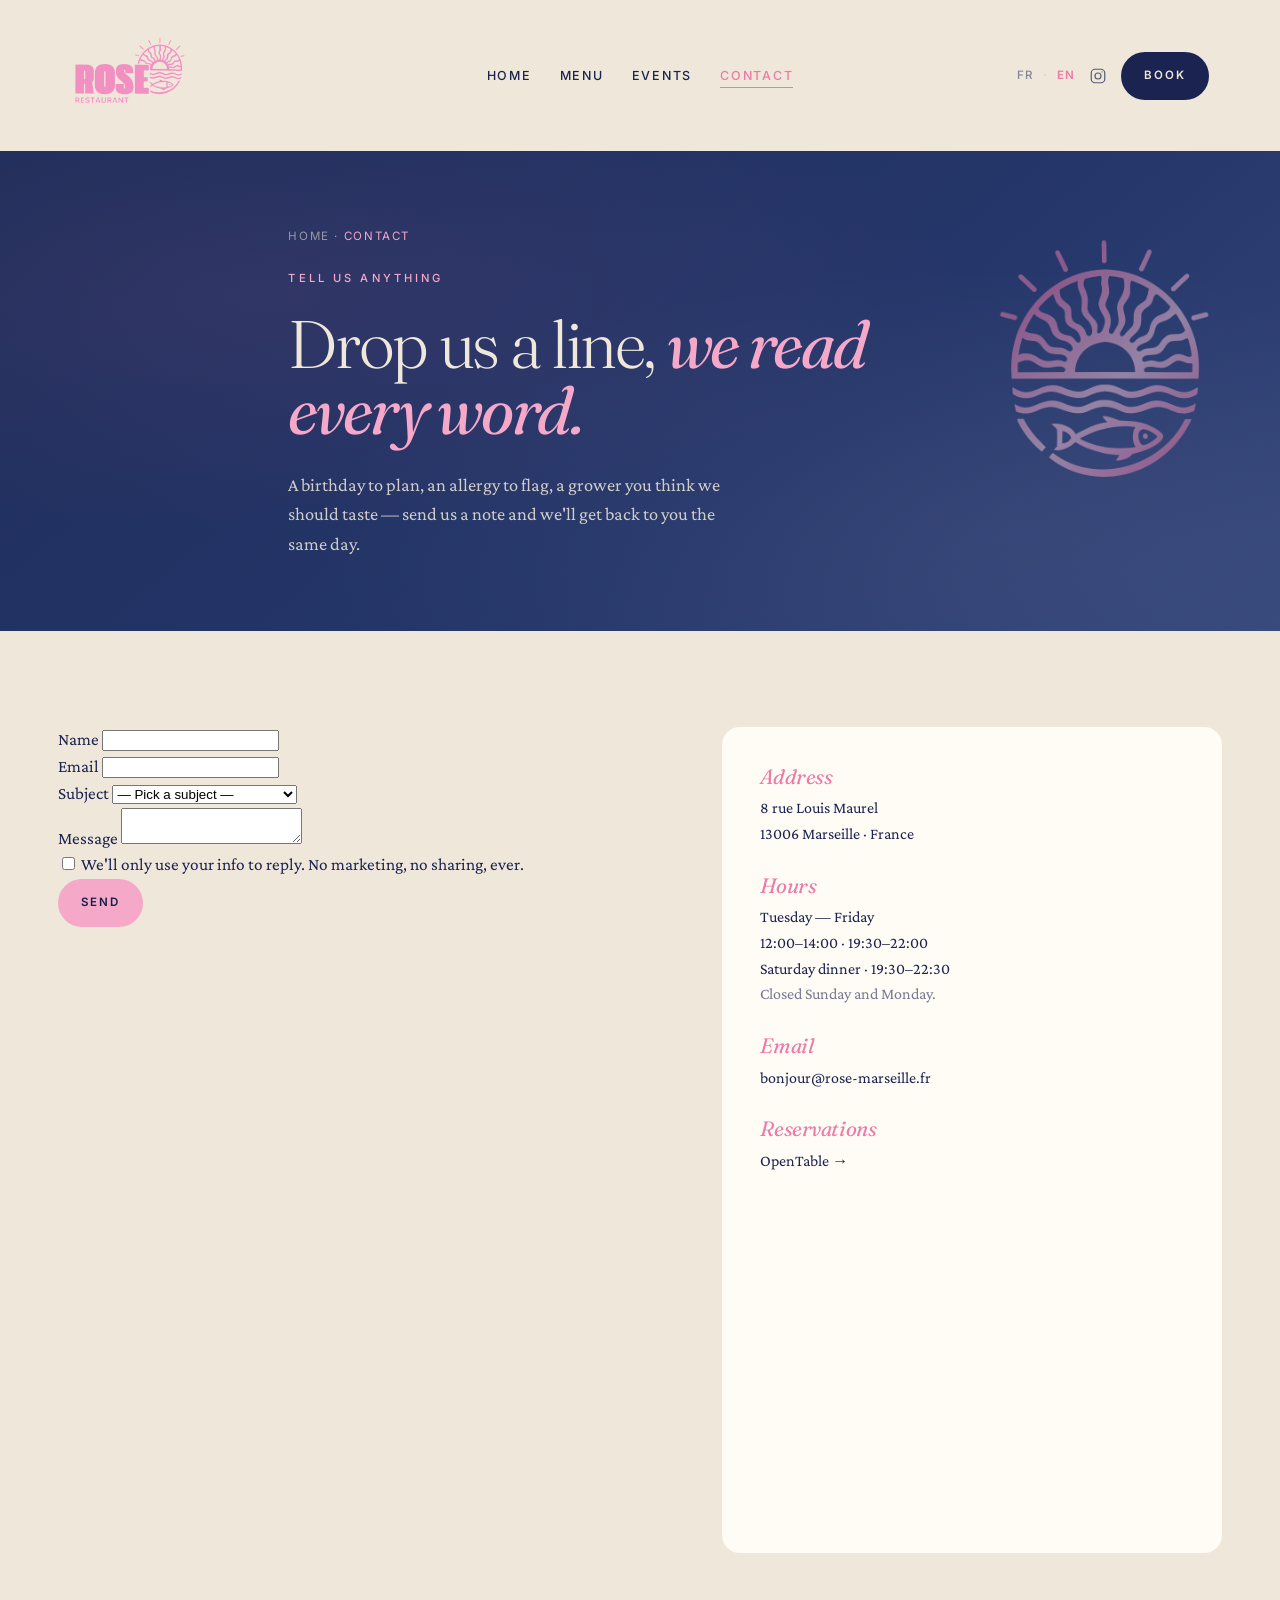
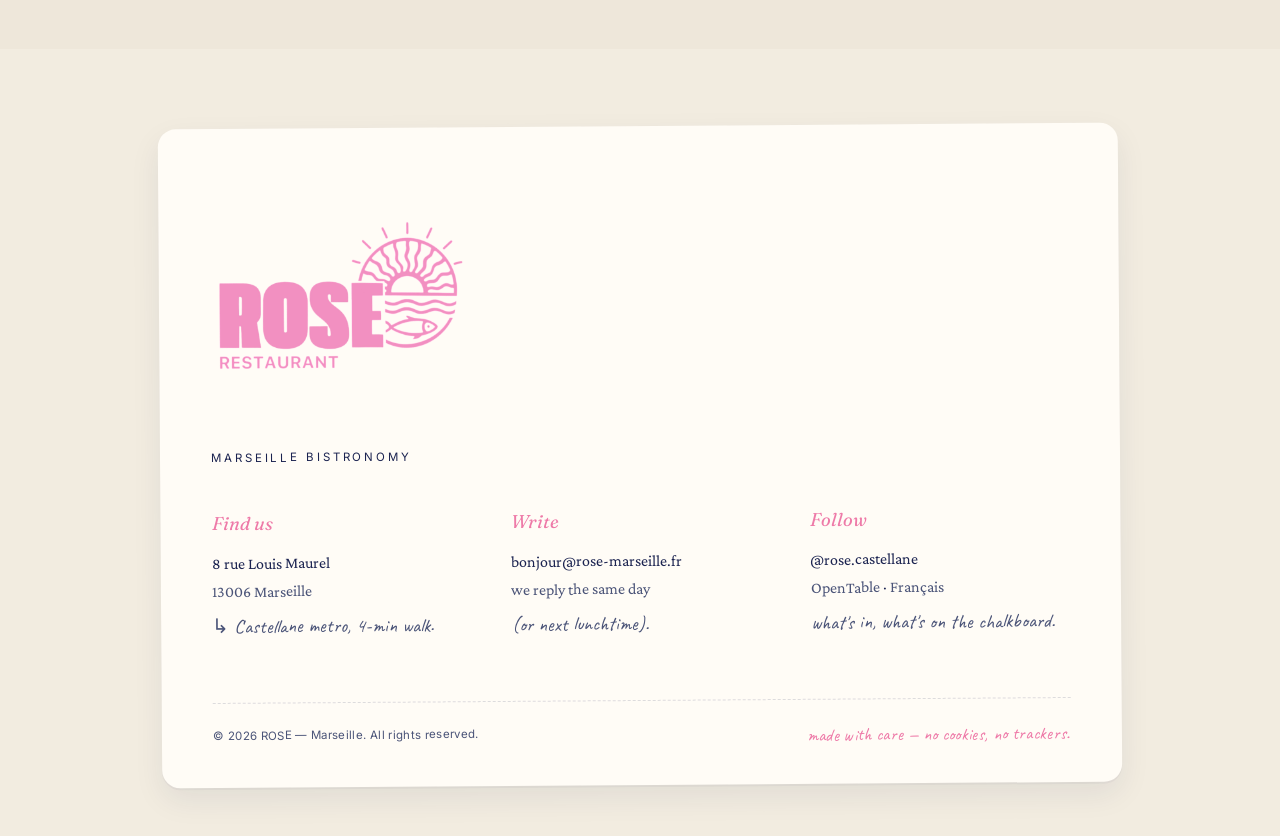
<file: en/contact.html>
<!doctype html>
<html lang="en">
<head>
<meta charset="utf-8">
<meta name="viewport" content="width=device-width, initial-scale=1">
<title>Contact &amp; book — ROSE · Marseille</title>
<meta name="description" content="Contact, address and reservations for ROSE in Marseille. 8 rue Louis Maurel, 13006. Tuesday–Saturday, lunch and dinner.">
<meta name="theme-color" content="#1B2A5E">

<link rel="canonical" href="https://rose-marseille.fr/en/contact.html">
<link rel="alternate" hreflang="fr" href="https://rose-marseille.fr/contact.html">
<link rel="alternate" hreflang="en" href="https://rose-marseille.fr/en/contact.html">
<link rel="alternate" hreflang="x-default" href="https://rose-marseille.fr/contact.html">

<meta property="og:type" content="website">
<meta property="og:locale" content="en_GB">
<meta property="og:title" content="Contact &amp; book — ROSE · Marseille">
<meta property="og:description" content="8 rue Louis Maurel, 13006 Marseille. Tuesday–Saturday, lunch and dinner.">
<meta property="og:url" content="https://rose-marseille.fr/en/contact.html">
<meta property="og:image" content="https://rose-marseille.fr/assets/img/logo-wordmark.png">

<link rel="icon" href="../favicon.svg" type="image/svg+xml">
<link rel="manifest" href="../site.webmanifest">

<link rel="preconnect" href="https://fonts.googleapis.com">
<link rel="preconnect" href="https://fonts.gstatic.com" crossorigin>
<link rel="stylesheet" href="https://fonts.googleapis.com/css2?family=Fraunces:ital,opsz,wght@0,9..144,300;0,9..144,400;0,9..144,500;1,9..144,300;1,9..144,400;1,9..144,500&family=Crimson+Pro:ital,wght@0,400;0,500;1,400;1,500&family=Caveat:wght@400;600&display=swap">
<link rel="preload" href="../assets/fonts/Inter-Regular.woff2" as="font" type="font/woff2" crossorigin>
<link rel="stylesheet" href="../assets/css/style.css?v=5">

<script type="application/ld+json">
{
  "@context": "https://schema.org",
  "@type": "BreadcrumbList",
  "itemListElement": [
    { "@type": "ListItem", "position": 1, "name": "Home", "item": "https://rose-marseille.fr/en/" },
    { "@type": "ListItem", "position": 2, "name": "Contact", "item": "https://rose-marseille.fr/en/contact.html" }
  ]
}
</script>
</head>
<body>

<a class="skip-link" href="#main">Skip to content</a>

<header class="site-header" role="banner">
  <div class="wrap header-inner">
    <a class="brand" href="/en/" aria-label="ROSE — home">
      <img class="brand-logo" src="../assets/img/logo-wordmark.png" alt="ROSE — Marseille" width="auto" height="108">
    </a>
    <nav class="nav-primary" id="nav-primary" aria-label="Primary">
      <ul>
        <li><a href="/en/">Home</a></li>
        <li><a href="menu.html">Menu</a></li>
        <li><a href="events.html">Events</a></li>
        <li><a href="contact.html" aria-current="page">Contact</a></li>
        <li class="nav-ig"><a href="https://www.instagram.com/rose.castellane" target="_blank" rel="noopener noreferrer" aria-label="Instagram"><svg viewBox="0 0 24 24" width="16" height="16" fill="none" stroke="currentColor" stroke-width="1.6" stroke-linecap="round" stroke-linejoin="round" aria-hidden="true"><rect x="3" y="3" width="18" height="18" rx="5"/><circle cx="12" cy="12" r="4"/><circle cx="17.5" cy="6.5" r="0.8" fill="currentColor" stroke="none"/></svg></a></li>
      </ul>
    </nav>
    <div class="header-cta">
      <div class="lang-switch" aria-label="Language">
        <a href="/contact.html" hreflang="fr">FR</a><span>·</span>
        <a href="contact.html" aria-current="true" hreflang="en">EN</a>
      </div>
      <a class="ig-link" href="https://www.instagram.com/rose.castellane" target="_blank" rel="noopener noreferrer" aria-label="Instagram"><svg viewBox="0 0 24 24" width="18" height="18" fill="none" stroke="currentColor" stroke-width="1.6" stroke-linecap="round" stroke-linejoin="round" aria-hidden="true"><rect x="3" y="3" width="18" height="18" rx="5"/><circle cx="12" cy="12" r="4"/><circle cx="17.5" cy="6.5" r="0.8" fill="currentColor" stroke="none"/></svg></a>
      <a class="btn btn--dark" data-opentable href="https://www.opentable.fr/r/rose-marseille">Book</a>
    </div>
  </div>
</header>

<main id="main">

  <section class="hero hero--short">
    <div class="hero-mark" aria-hidden="true"></div>
    <div class="wrap hero-inner">
      <p class="crumbs reveal"><a href="/en/">Home</a> · <span aria-current="page">Contact</span></p>
      <p class="eyebrow reveal">Tell us anything</p>
      <h1 class="reveal">Drop us a line, <em>we read every word.</em></h1>
      <p class="hero-lead reveal">A birthday to plan, an allergy to flag, a grower you think we should taste — send us a note and we'll get back to you the same day.</p>
    </div>
  </section>

  <section class="section">
    <div class="wrap">
      <div class="contact-grid">

        <form class="reveal" data-form="contact" aria-label="Contact form">
          <div class="form-field">
            <label for="f-name">Name</label>
            <input id="f-name" name="name" type="text" required autocomplete="name">
            <span class="field-error" aria-live="polite"></span>
          </div>
          <div class="form-field">
            <label for="f-email">Email</label>
            <input id="f-email" name="email" type="email" required autocomplete="email">
            <span class="field-error" aria-live="polite"></span>
          </div>
          <div class="form-field">
            <label for="f-subject">Subject</label>
            <select id="f-subject" name="subject" required>
              <option value="">— Pick a subject —</option>
              <option>Private reservation</option>
              <option>Private hire / events</option>
              <option>Press</option>
              <option>Grower / producer proposal</option>
              <option>Other</option>
            </select>
            <span class="field-error" aria-live="polite"></span>
          </div>
          <div class="form-field">
            <label for="f-message">Message</label>
            <textarea id="f-message" name="message" required></textarea>
            <span class="field-error" aria-live="polite"></span>
          </div>
          <label class="form-consent">
            <input type="checkbox" name="consent" required>
            <span>We'll only use your info to reply. No marketing, no sharing, ever.</span>
          </label>
          <div class="form-field" style="margin-bottom:0;">
            <button class="btn btn--primary" type="submit">Send</button>
          </div>
          <p class="form-status" role="status" aria-live="polite"></p>
        </form>

        <aside class="contact-aside reveal" aria-label="Practical information">
          <h3>Address</h3>
          <p>8 rue Louis Maurel<br>13006 Marseille · France</p>

          <h3>Hours</h3>
          <p>Tuesday — Friday<br>12:00–14:00 · 19:30–22:00<br>Saturday dinner · 19:30–22:30<br><span style="opacity:0.6">Closed Sunday and Monday.</span></p>

          <h3>Email</h3>
          <p><a href="mailto:bonjour@rose-marseille.fr">bonjour@rose-marseille.fr</a></p>

          <h3>Reservations</h3>
          <p><a data-opentable href="https://www.opentable.fr/r/rose-marseille">OpenTable →</a></p>

          <div class="map" aria-label="Map · 8 rue Louis Maurel, Marseille">
            <iframe
              title="OpenStreetMap — 8 rue Louis Maurel, Marseille"
              src="https://www.openstreetmap.org/export/embed.html?bbox=5.381%2C43.289%2C5.390%2C43.294&amp;layer=mapnik&amp;marker=43.2916%2C5.3855"
              loading="lazy" referrerpolicy="no-referrer-when-downgrade"></iframe>
          </div>
        </aside>

      </div>
    </div>
  </section>

</main>

<footer class="site-footer" role="contentinfo">
  <div class="wrap">
    <div class="footer-card">
      <img class="footer-wordmark" src="../assets/img/logo-wordmark.png" alt="ROSE">
      <p class="footer-tag">Marseille bistronomy</p>
      <div class="footer-grid">
        <div>
          <p class="col-title">Find us</p>
          8 rue Louis Maurel<br>
          <span class="col-muted">13006 Marseille</span>
          <p class="col-note">↳ Castellane metro, 4-min walk.</p>
        </div>
        <div>
          <p class="col-title">Write</p>
          <a href="mailto:bonjour@rose-marseille.fr">bonjour@rose-marseille.fr</a><br>
          <span class="col-muted">we reply the same day</span>
          <p class="col-note">(or next lunchtime).</p>
        </div>
        <div>
          <p class="col-title">Follow</p>
          <a href="https://www.instagram.com/rose.castellane" target="_blank" rel="noopener noreferrer">@rose.castellane</a><br>
          <a data-opentable href="https://www.opentable.fr/r/rose-marseille" class="col-muted">OpenTable</a> · <a href="/contact.html" class="col-muted">Français</a>
          <p class="col-note">what's in, what's on the chalkboard.</p>
        </div>
      </div>
      <div class="footer-sign">
        <span>© <span data-year>2026</span> ROSE — Marseille. All rights reserved.</span>
        <span class="script">made with care — no cookies, no trackers.</span>
      </div>
    </div>
  </div>
</footer>

<button class="back-top" type="button" aria-label="Back to top">
  <svg width="16" height="16" viewBox="0 0 24 24" fill="none" stroke="currentColor" stroke-width="2" stroke-linecap="round" stroke-linejoin="round" aria-hidden="true"><path d="M12 19V5M5 12l7-7 7 7"/></svg>
</button>

<script src="../assets/js/main.js" defer></script>
</body>
</html>
</file>
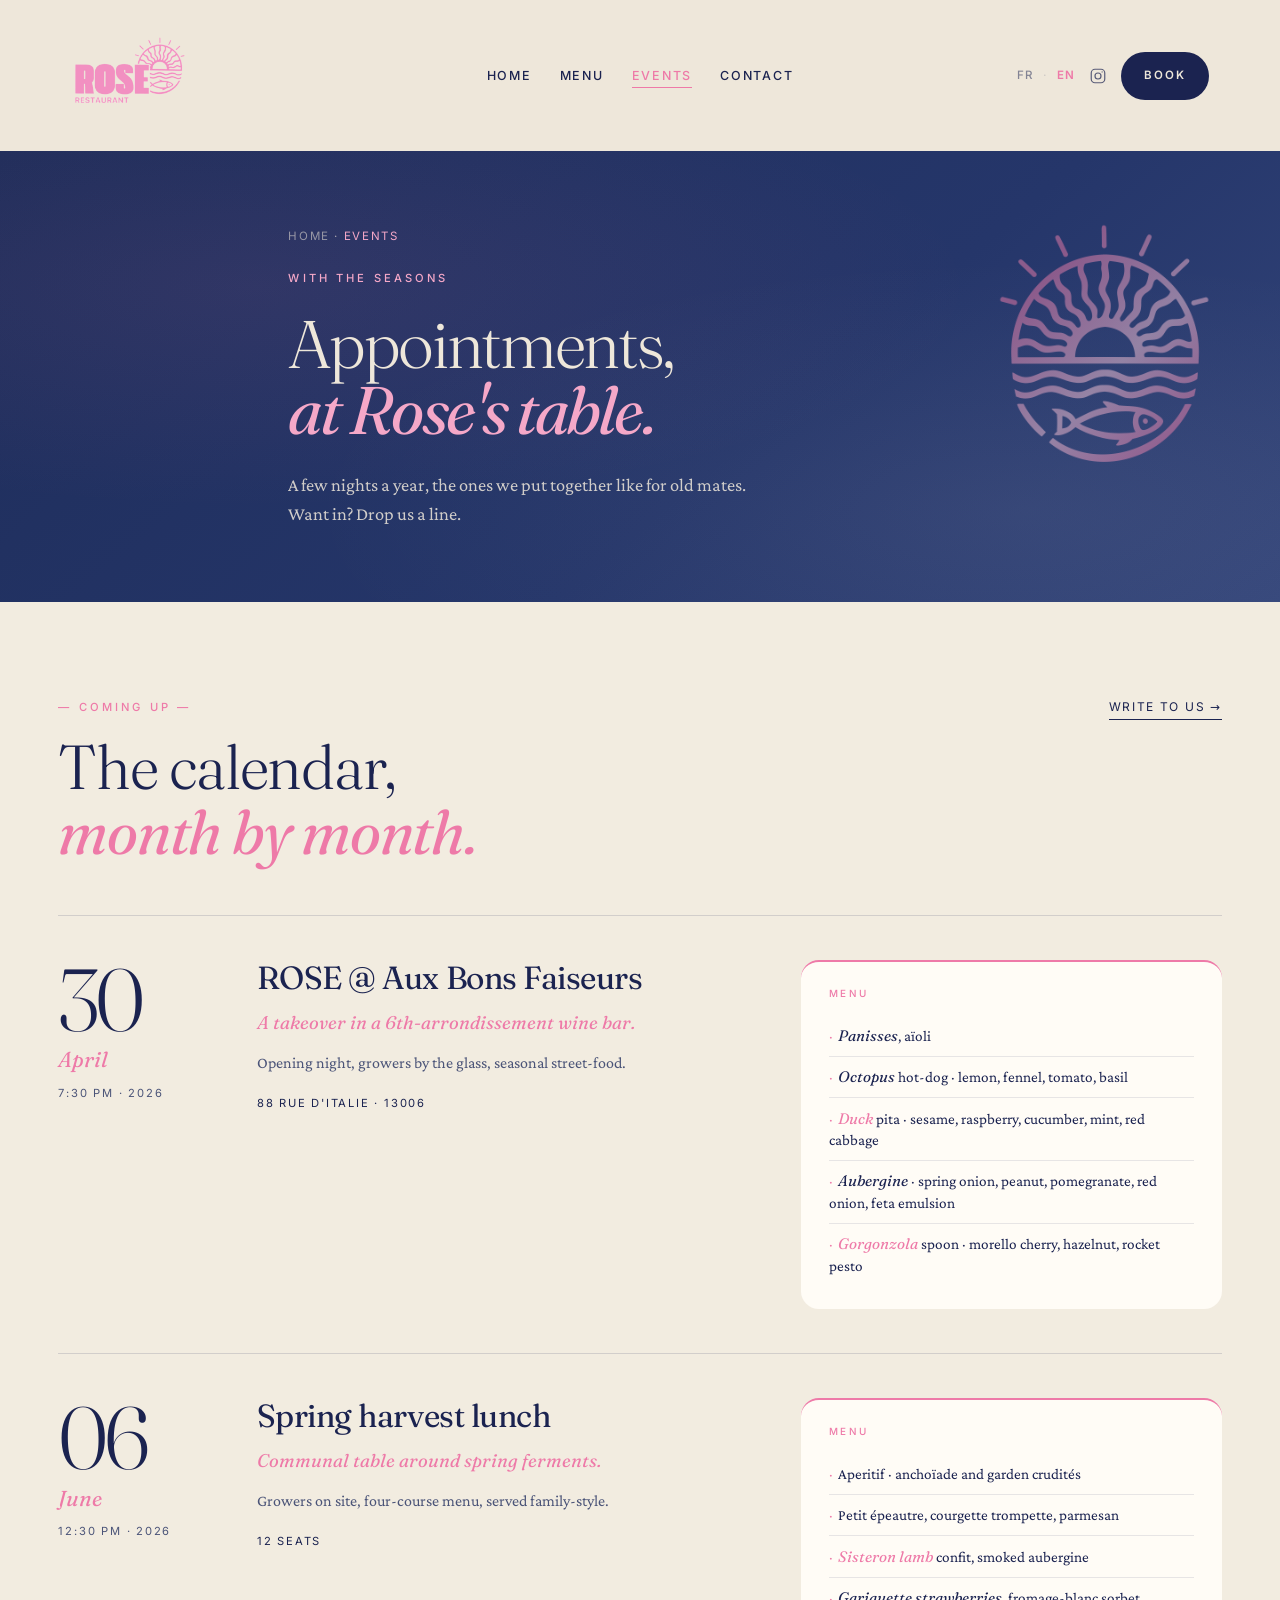
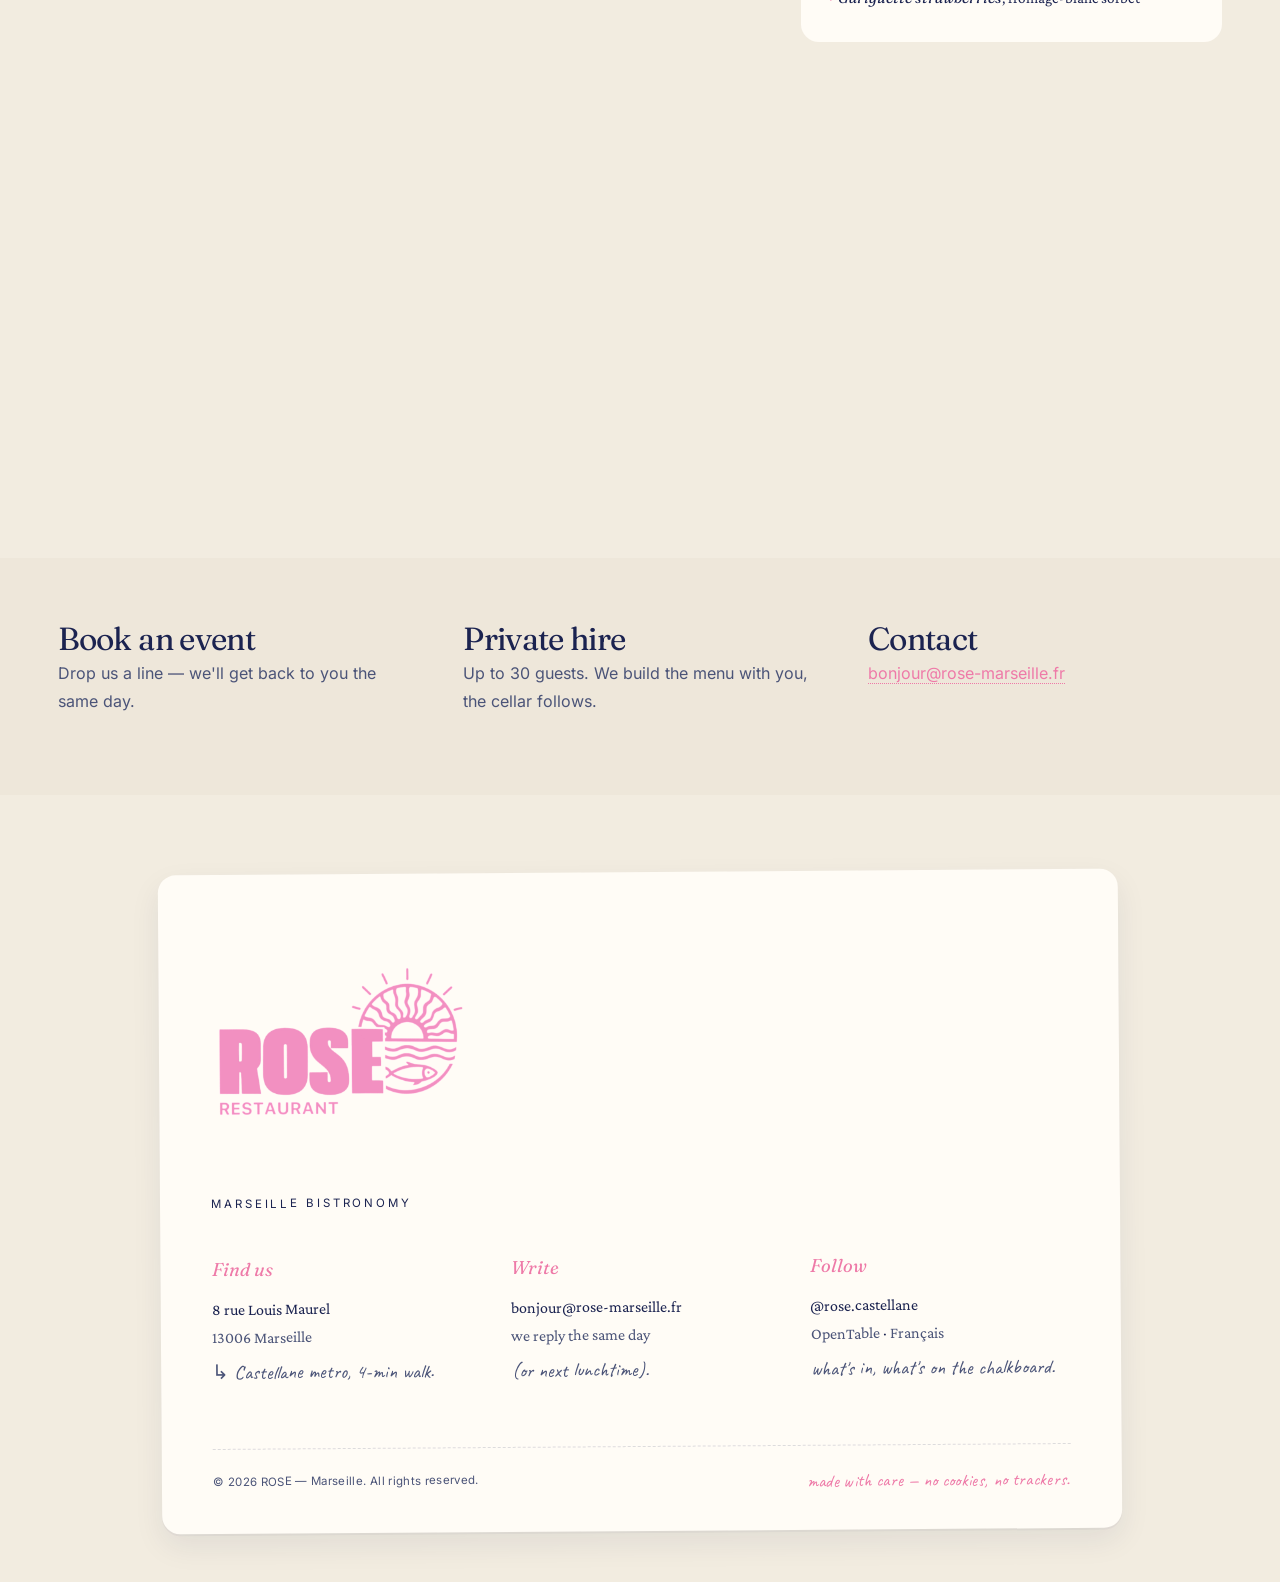
<file: en/events.html>
<!doctype html>
<html lang="en">
<head>
<meta charset="utf-8">
<meta name="viewport" content="width=device-width, initial-scale=1">
<title>Upcoming events — ROSE · Marseille</title>
<meta name="description" content="Events at ROSE: takeovers, communal dinners, summer nights. Upcoming dates in Marseille's 6th arrondissement.">
<meta name="theme-color" content="#1B2A5E">

<link rel="canonical" href="https://rose-marseille.fr/en/events.html">
<link rel="alternate" hreflang="fr" href="https://rose-marseille.fr/evenements.html">
<link rel="alternate" hreflang="en" href="https://rose-marseille.fr/en/events.html">
<link rel="alternate" hreflang="x-default" href="https://rose-marseille.fr/evenements.html">

<meta property="og:type" content="website">
<meta property="og:locale" content="en_GB">
<meta property="og:title" content="Upcoming events — ROSE · Marseille">
<meta property="og:description" content="ROSE appointments, with the seasons.">
<meta property="og:url" content="https://rose-marseille.fr/en/events.html">
<meta property="og:image" content="https://rose-marseille.fr/assets/img/logo-wordmark.png">

<link rel="icon" href="../favicon.svg" type="image/svg+xml">
<link rel="manifest" href="../site.webmanifest">

<link rel="preconnect" href="https://fonts.googleapis.com">
<link rel="preconnect" href="https://fonts.gstatic.com" crossorigin>
<link rel="stylesheet" href="https://fonts.googleapis.com/css2?family=Fraunces:ital,opsz,wght@0,9..144,300;0,9..144,400;0,9..144,500;1,9..144,300;1,9..144,400;1,9..144,500&family=Crimson+Pro:ital,wght@0,400;0,500;1,400;1,500&family=Caveat:wght@400;600&display=swap">
<link rel="preload" href="../assets/fonts/Inter-Regular.woff2" as="font" type="font/woff2" crossorigin>
<link rel="stylesheet" href="../assets/css/style.css?v=5">

<script type="application/ld+json">
{
  "@context": "https://schema.org",
  "@type": "BreadcrumbList",
  "itemListElement": [
    { "@type": "ListItem", "position": 1, "name": "Home", "item": "https://rose-marseille.fr/en/" },
    { "@type": "ListItem", "position": 2, "name": "Events", "item": "https://rose-marseille.fr/en/events.html" }
  ]
}
</script>
<script type="application/ld+json">
{
  "@context": "https://schema.org",
  "@graph": [
    {
      "@type": "Event",
      "name": "ROSE @ Aux Bons Faiseurs",
      "startDate": "2026-04-30T19:30:00+02:00",
      "eventAttendanceMode": "https://schema.org/OfflineEventAttendanceMode",
      "eventStatus": "https://schema.org/EventScheduled",
      "location": {
        "@type": "Place",
        "name": "Aux Bons Faiseurs",
        "address": {
          "@type": "PostalAddress",
          "streetAddress": "88 rue d'Italie",
          "postalCode": "13006",
          "addressLocality": "Marseille",
          "addressCountry": "FR"
        }
      },
      "description": "A takeover in a 6th-arrondissement wine bar. Opening night, growers by the glass, seasonal street-food.",
      "organizer": { "@type": "Restaurant", "name": "ROSE", "url": "https://rose-marseille.fr/en/" }
    },
    {
      "@type": "Event",
      "name": "Spring harvest lunch",
      "startDate": "2026-06-06T12:30:00+02:00",
      "eventAttendanceMode": "https://schema.org/OfflineEventAttendanceMode",
      "eventStatus": "https://schema.org/EventScheduled",
      "location": {
        "@type": "Restaurant",
        "name": "ROSE",
        "address": {
          "@type": "PostalAddress",
          "streetAddress": "8 rue Louis Maurel",
          "postalCode": "13006",
          "addressLocality": "Marseille",
          "addressCountry": "FR"
        }
      },
      "description": "Communal table around spring ferments: growers on site, four-course menu, served family-style.",
      "organizer": { "@type": "Restaurant", "name": "ROSE", "url": "https://rose-marseille.fr/en/" }
    },
    {
      "@type": "Event",
      "name": "Midsummer night",
      "startDate": "2026-06-22T20:00:00+02:00",
      "eventAttendanceMode": "https://schema.org/OfflineEventAttendanceMode",
      "eventStatus": "https://schema.org/EventScheduled",
      "location": {
        "@type": "Restaurant",
        "name": "ROSE",
        "address": {
          "@type": "PostalAddress",
          "streetAddress": "8 rue Louis Maurel",
          "postalCode": "13006",
          "addressLocality": "Marseille",
          "addressCountry": "FR"
        }
      },
      "description": "Seasonal menu by the fire: grilled fish, braised vegetables, our house orange wine.",
      "offers": { "@type": "Offer", "price": "68", "priceCurrency": "EUR" },
      "organizer": { "@type": "Restaurant", "name": "ROSE", "url": "https://rose-marseille.fr/en/" }
    }
  ]
}
</script>
</head>
<body>

<a class="skip-link" href="#main">Skip to content</a>

<header class="site-header" role="banner">
  <div class="wrap header-inner">
    <a class="brand" href="/en/" aria-label="ROSE — home">
      <img class="brand-logo" src="../assets/img/logo-wordmark.png" alt="ROSE — Marseille" width="auto" height="108">
    </a>
    <nav class="nav-primary" id="nav-primary" aria-label="Primary">
      <ul>
        <li><a href="/en/">Home</a></li>
        <li><a href="menu.html">Menu</a></li>
        <li><a href="events.html" aria-current="page">Events</a></li>
        <li><a href="contact.html">Contact</a></li>
        <li class="nav-ig"><a href="https://www.instagram.com/rose.castellane" target="_blank" rel="noopener noreferrer" aria-label="Instagram"><svg viewBox="0 0 24 24" width="16" height="16" fill="none" stroke="currentColor" stroke-width="1.6" stroke-linecap="round" stroke-linejoin="round" aria-hidden="true"><rect x="3" y="3" width="18" height="18" rx="5"/><circle cx="12" cy="12" r="4"/><circle cx="17.5" cy="6.5" r="0.8" fill="currentColor" stroke="none"/></svg></a></li>
      </ul>
    </nav>
    <div class="header-cta">
      <div class="lang-switch" aria-label="Language">
        <a href="../evenements.html" hreflang="fr">FR</a><span>·</span>
        <a href="events.html" aria-current="true" hreflang="en">EN</a>
      </div>
      <a class="ig-link" href="https://www.instagram.com/rose.castellane" target="_blank" rel="noopener noreferrer" aria-label="Instagram"><svg viewBox="0 0 24 24" width="18" height="18" fill="none" stroke="currentColor" stroke-width="1.6" stroke-linecap="round" stroke-linejoin="round" aria-hidden="true"><rect x="3" y="3" width="18" height="18" rx="5"/><circle cx="12" cy="12" r="4"/><circle cx="17.5" cy="6.5" r="0.8" fill="currentColor" stroke="none"/></svg></a>
      <a class="btn btn--dark" data-opentable href="https://www.opentable.fr/r/rose-marseille">Book</a>
    </div>
  </div>
</header>

<main id="main">

  <section class="hero hero--short">
    <div class="hero-mark" aria-hidden="true"></div>
    <div class="wrap hero-inner">
      <p class="crumbs reveal"><a href="/en/">Home</a> · <span aria-current="page">Events</span></p>
      <p class="eyebrow reveal">With the seasons</p>
      <h1 class="reveal">Appointments,<br><em>at Rose's table.</em></h1>
      <p class="hero-lead reveal">A few nights a year, the ones we put together like for old mates. Want in? Drop us a line.</p>
    </div>
  </section>

  <section class="section events">
    <div class="wrap">
      <div class="events-head reveal">
        <div>
          <p class="eyebrow eyebrow-dash">Coming up</p>
          <h2>The calendar,<br><em>month by month.</em></h2>
        </div>
        <a class="events-link" href="contact.html">Write to us →</a>
      </div>
      <ul class="events-list">
        <li class="event reveal" data-delay="1">
          <div class="event-date">
            <span class="day">30</span>
            <span class="month">April</span>
            <span class="time">7:30 pm · 2026</span>
          </div>
          <div>
            <h3 class="event-title">ROSE @ Aux Bons Faiseurs</h3>
            <p class="event-sub">A takeover in a 6th-arrondissement wine bar.</p>
            <p class="event-desc">Opening night, growers by the glass, seasonal street-food.</p>
            <p class="event-location">88 rue d'Italie · 13006</p>
          </div>
          <div class="event-menu-card">
            <span class="event-menu-label">Menu</span>
            <ul class="event-menu">
              <li><span class="accent-blue">Panisses</span>, aïoli</li>
              <li><span class="accent-blue">Octopus</span> hot-dog · lemon, fennel, tomato, basil</li>
              <li><span class="accent-rose">Duck</span> pita · sesame, raspberry, cucumber, mint, red cabbage</li>
              <li><span class="accent-blue">Aubergine</span> · spring onion, peanut, pomegranate, red onion, feta emulsion</li>
              <li><span class="accent-rose">Gorgonzola</span> spoon · morello cherry, hazelnut, rocket pesto</li>
            </ul>
          </div>
        </li>
        <li class="event reveal" data-delay="2">
          <div class="event-date">
            <span class="day">06</span>
            <span class="month">June</span>
            <span class="time">12:30 pm · 2026</span>
          </div>
          <div>
            <h3 class="event-title">Spring harvest lunch</h3>
            <p class="event-sub">Communal table around spring ferments.</p>
            <p class="event-desc">Growers on site, four-course menu, served family-style.</p>
            <p class="event-location">12 seats</p>
          </div>
          <div class="event-menu-card">
            <span class="event-menu-label">Menu</span>
            <ul class="event-menu">
              <li>Aperitif · anchoïade and garden crudités</li>
              <li>Petit épeautre, courgette trompette, parmesan</li>
              <li><span class="accent-rose">Sisteron lamb</span> confit, smoked aubergine</li>
              <li><span class="accent-blue">Gariguette strawberries</span>, fromage-blanc sorbet</li>
            </ul>
          </div>
        </li>
        <li class="event reveal" data-delay="3">
          <div class="event-date">
            <span class="day">22</span>
            <span class="month">June</span>
            <span class="time">8 pm · 2026</span>
          </div>
          <div>
            <h3 class="event-title">Midsummer night</h3>
            <p class="event-sub">Seasonal menu by the fire.</p>
            <p class="event-desc">Grilled fish, braised vegetables, our house orange wine.</p>
            <p class="event-location">Summer evening · €68</p>
          </div>
          <div class="event-menu-card">
            <span class="event-menu-label">Menu</span>
            <ul class="event-menu">
              <li>Grilled <span class="accent-blue">sardines</span>, burnt lemon</li>
              <li>Line-caught <span class="accent-blue">sea bass</span>, wood fire</li>
              <li>Braised <span class="accent-rose">aubergine</span>, yoghurt, herbs</li>
              <li>Thin <span class="accent-rose">fig</span> tart, lavender honey</li>
              <li>House orange wine</li>
            </ul>
          </div>
        </li>
      </ul>
    </div>
  </section>

  <section class="section section--tight">
    <div class="wrap">
      <div class="practical reveal">
        <div>
          <h3>Book an event</h3>
          <p>Drop us a line — we'll get back to you the same day.</p>
        </div>
        <div>
          <h3>Private hire</h3>
          <p>Up to 30 guests. We build the menu with you, the cellar follows.</p>
        </div>
        <div>
          <h3>Contact</h3>
          <p><a href="mailto:bonjour@rose-marseille.fr">bonjour@rose-marseille.fr</a></p>
        </div>
      </div>
    </div>
  </section>

</main>

<footer class="site-footer" role="contentinfo">
  <div class="wrap">
    <div class="footer-card">
      <img class="footer-wordmark" src="../assets/img/logo-wordmark.png" alt="ROSE">
      <p class="footer-tag">Marseille bistronomy</p>
      <div class="footer-grid">
        <div>
          <p class="col-title">Find us</p>
          8 rue Louis Maurel<br>
          <span class="col-muted">13006 Marseille</span>
          <p class="col-note">↳ Castellane metro, 4-min walk.</p>
        </div>
        <div>
          <p class="col-title">Write</p>
          <a href="mailto:bonjour@rose-marseille.fr">bonjour@rose-marseille.fr</a><br>
          <span class="col-muted">we reply the same day</span>
          <p class="col-note">(or next lunchtime).</p>
        </div>
        <div>
          <p class="col-title">Follow</p>
          <a href="https://www.instagram.com/rose.castellane" target="_blank" rel="noopener noreferrer">@rose.castellane</a><br>
          <a data-opentable href="https://www.opentable.fr/r/rose-marseille" class="col-muted">OpenTable</a> · <a href="../evenements.html" class="col-muted">Français</a>
          <p class="col-note">what's in, what's on the chalkboard.</p>
        </div>
      </div>
      <div class="footer-sign">
        <span>© <span data-year>2026</span> ROSE — Marseille. All rights reserved.</span>
        <span class="script">made with care — no cookies, no trackers.</span>
      </div>
    </div>
  </div>
</footer>

<button class="back-top" type="button" aria-label="Back to top">
  <svg width="16" height="16" viewBox="0 0 24 24" fill="none" stroke="currentColor" stroke-width="2" stroke-linecap="round" stroke-linejoin="round" aria-hidden="true"><path d="M12 19V5M5 12l7-7 7 7"/></svg>
</button>

<script src="../assets/js/main.js" defer></script>
</body>
</html>
</file>
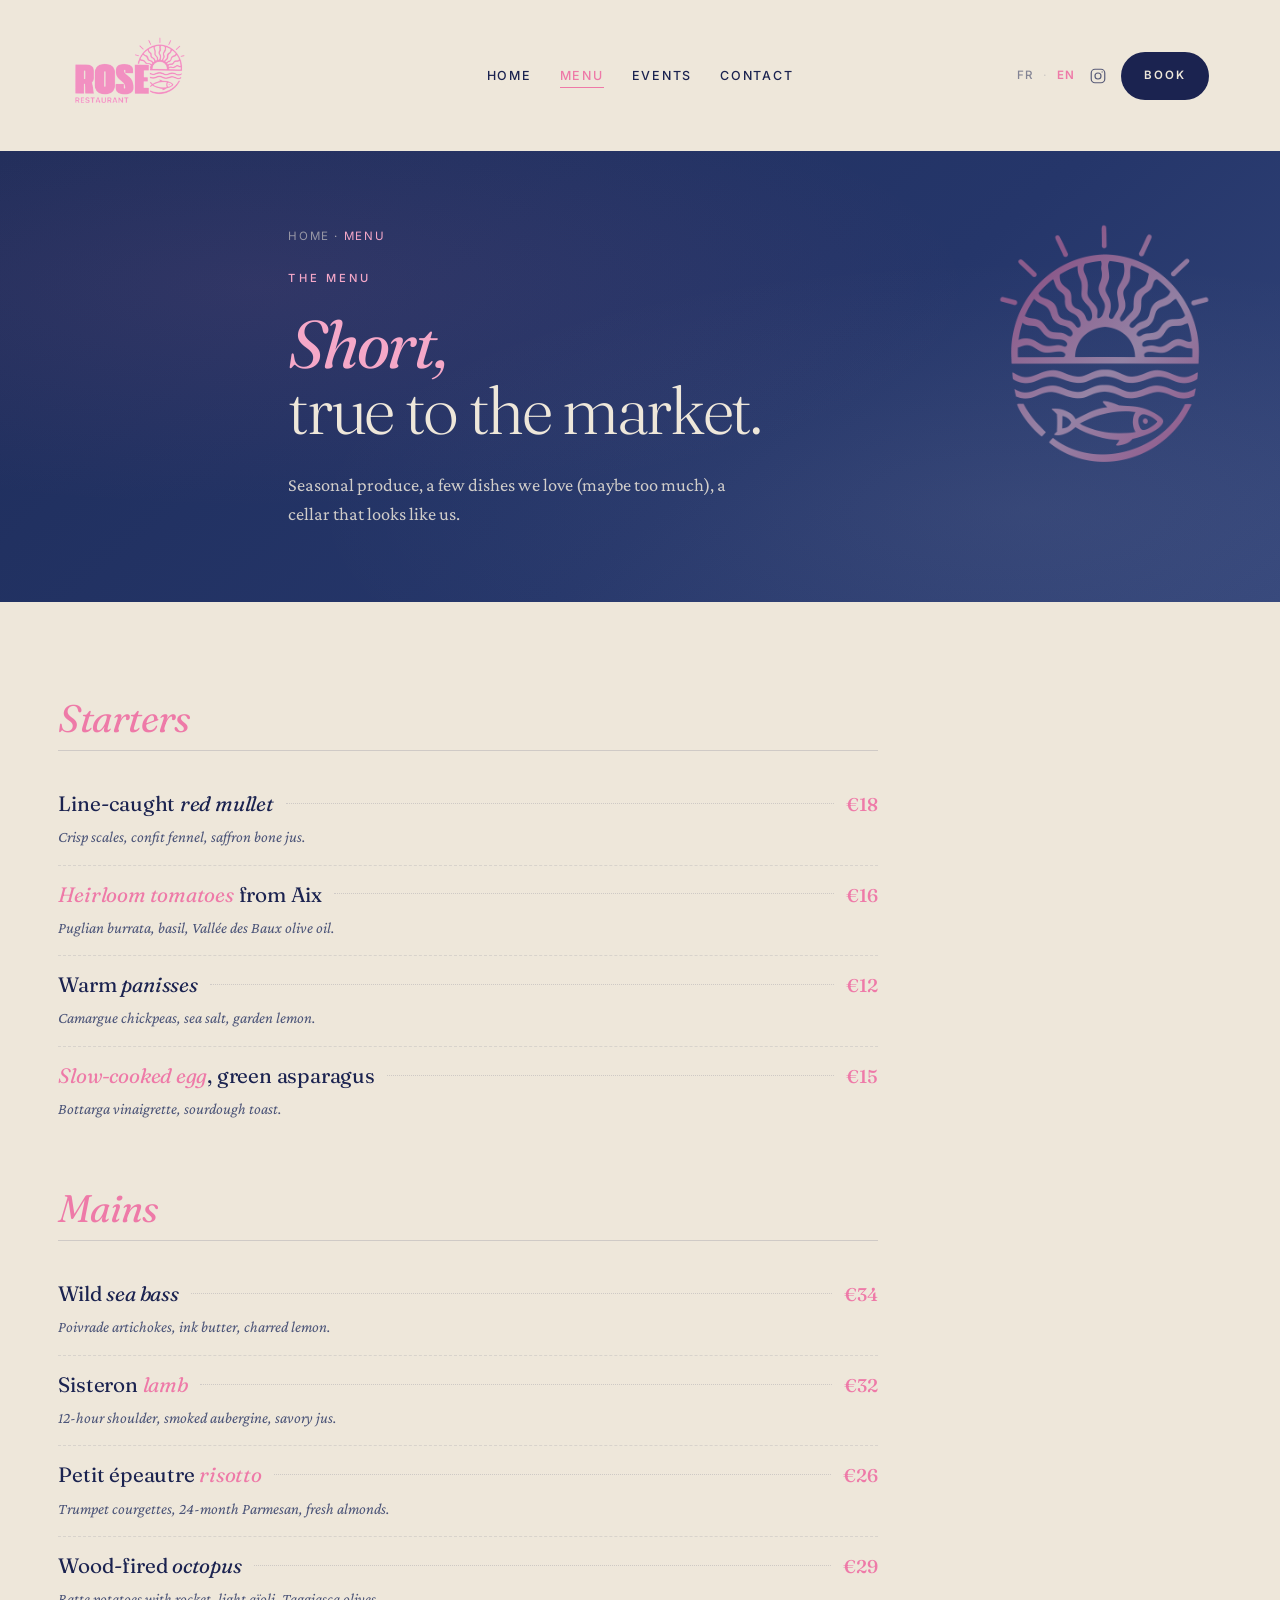
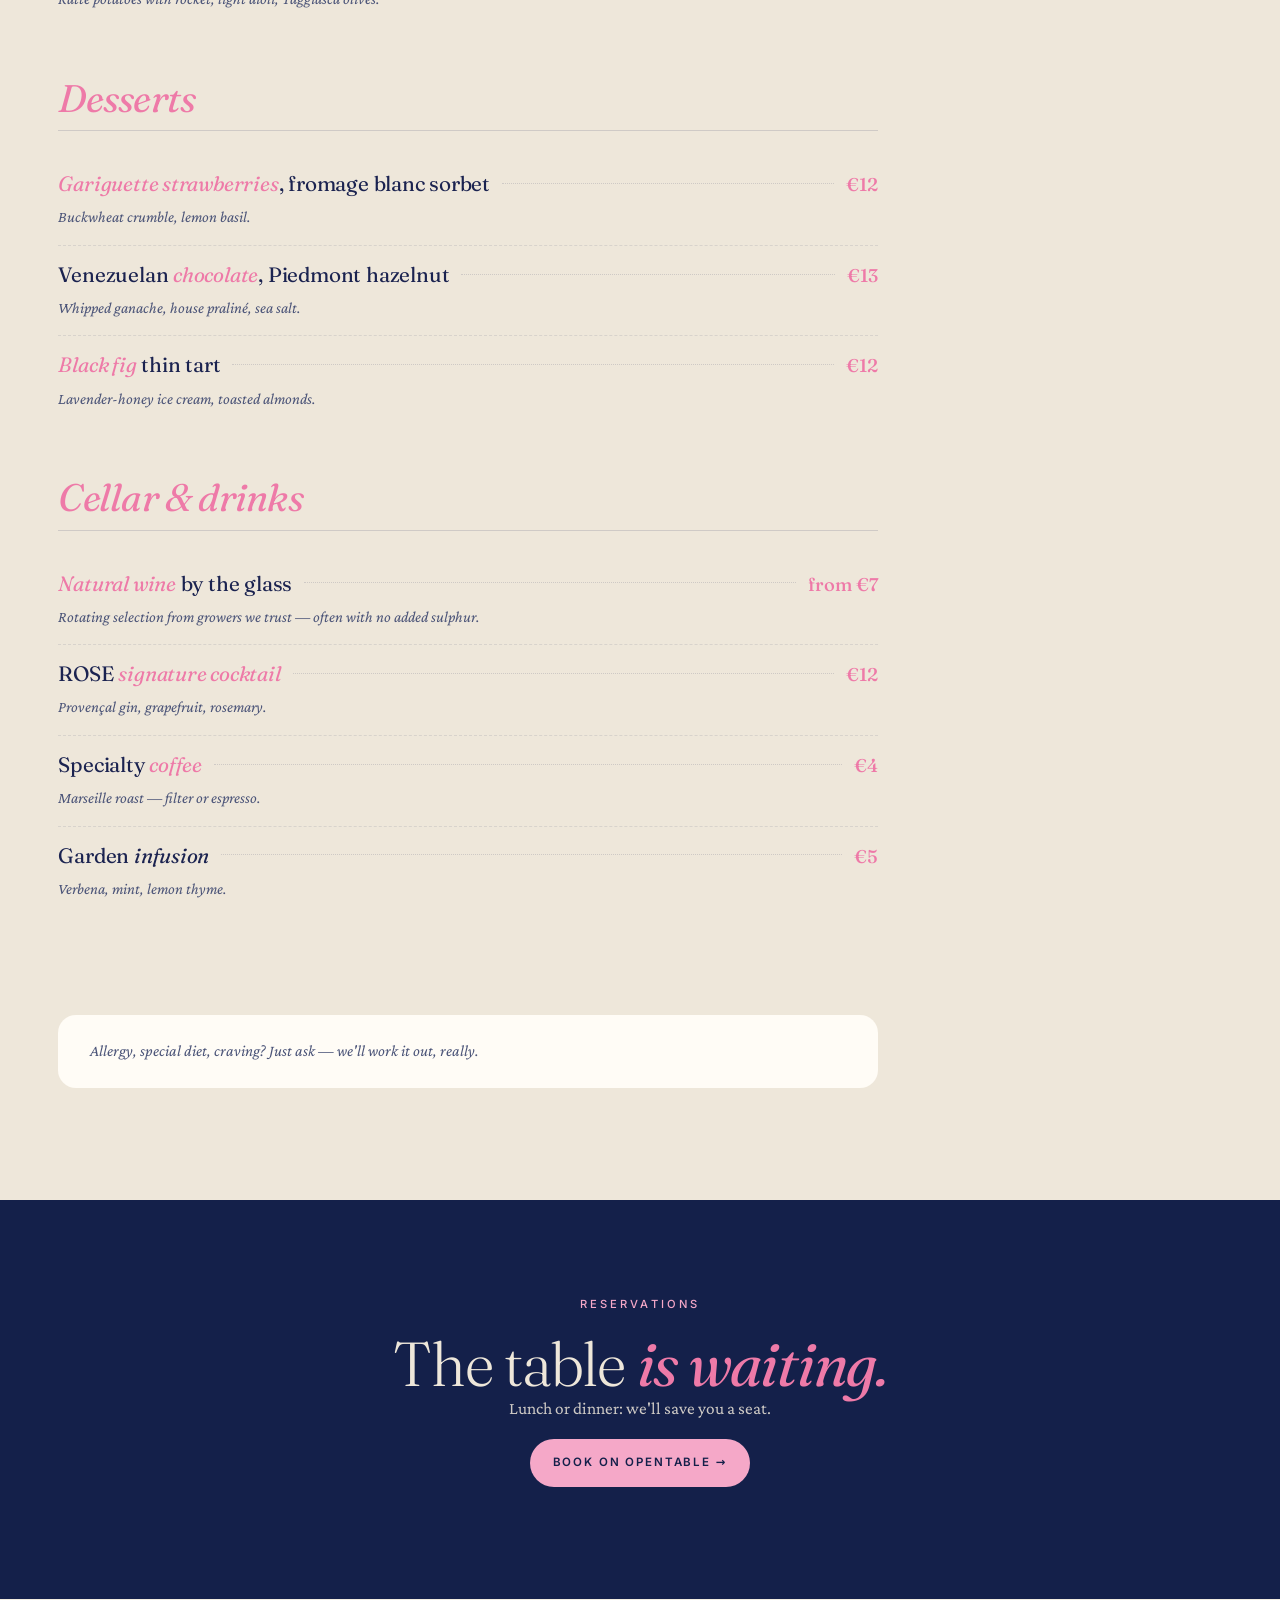
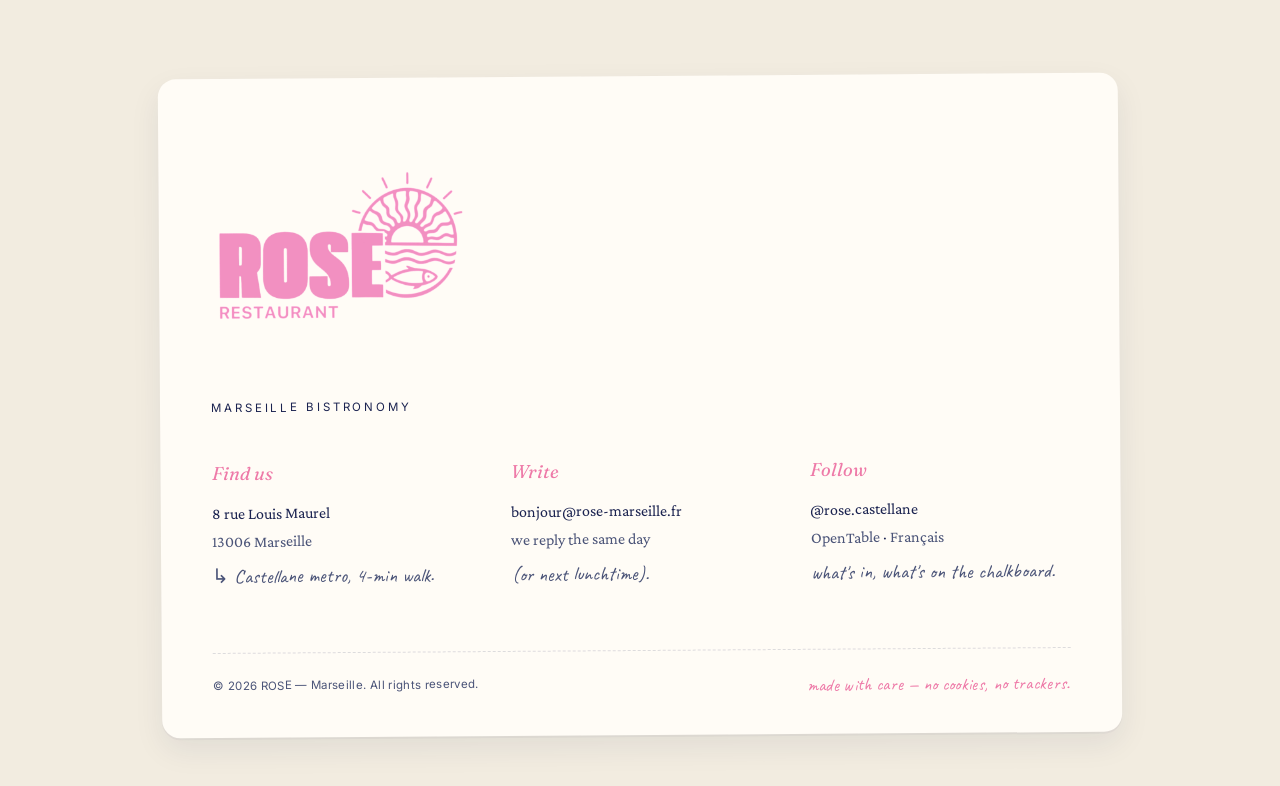
<file: en/menu.html>
<!doctype html>
<html lang="en">
<head>
<meta charset="utf-8">
<meta name="viewport" content="width=device-width, initial-scale=1">
<title>Menu — ROSE · Marseille bistronomy</title>
<meta name="description" content="ROSE menu: starters, mains, desserts and wine. A short, Mediterranean-led list, rewritten with each delivery.">
<meta name="theme-color" content="#1B2A5E">

<link rel="canonical" href="https://rose-marseille.fr/en/menu.html">
<link rel="alternate" hreflang="fr" href="https://rose-marseille.fr/menu.html">
<link rel="alternate" hreflang="en" href="https://rose-marseille.fr/en/menu.html">
<link rel="alternate" hreflang="x-default" href="https://rose-marseille.fr/menu.html">

<meta property="og:type" content="website">
<meta property="og:locale" content="en_GB">
<meta property="og:title" content="Menu — ROSE · Marseille">
<meta property="og:description" content="Short, seasonal menu, rewritten with each delivery.">
<meta property="og:url" content="https://rose-marseille.fr/en/menu.html">
<meta property="og:image" content="https://rose-marseille.fr/assets/img/logo-wordmark.png">

<link rel="icon" href="../favicon.svg" type="image/svg+xml">
<link rel="manifest" href="../site.webmanifest">

<link rel="preconnect" href="https://fonts.googleapis.com">
<link rel="preconnect" href="https://fonts.gstatic.com" crossorigin>
<link rel="stylesheet" href="https://fonts.googleapis.com/css2?family=Fraunces:ital,opsz,wght@0,9..144,300;0,9..144,400;0,9..144,500;1,9..144,300;1,9..144,400;1,9..144,500&family=Crimson+Pro:ital,wght@0,400;0,500;1,400;1,500&family=Caveat:wght@400;600&display=swap">
<link rel="preload" href="../assets/fonts/Inter-Regular.woff2" as="font" type="font/woff2" crossorigin>
<link rel="stylesheet" href="../assets/css/style.css?v=5">

<script type="application/ld+json">
{
  "@context": "https://schema.org",
  "@type": "Menu",
  "name": "Menu — ROSE",
  "inLanguage": "en",
  "hasMenuSection": [
    {
      "@type": "MenuSection",
      "name": "Starters",
      "hasMenuItem": [
        { "@type": "MenuItem", "name": "Line-caught red mullet", "description": "Crisp scales, confit fennel, saffron bone jus.", "offers": { "@type": "Offer", "price": "18", "priceCurrency": "EUR" } },
        { "@type": "MenuItem", "name": "Heirloom tomatoes from Aix", "description": "Puglian burrata, basil, Vallée des Baux olive oil.", "offers": { "@type": "Offer", "price": "16", "priceCurrency": "EUR" } },
        { "@type": "MenuItem", "name": "Warm panisses", "description": "Camargue chickpeas, sea salt, garden lemon.", "offers": { "@type": "Offer", "price": "12", "priceCurrency": "EUR" } },
        { "@type": "MenuItem", "name": "Slow-cooked egg, green asparagus", "description": "Bottarga vinaigrette, sourdough toast.", "offers": { "@type": "Offer", "price": "15", "priceCurrency": "EUR" } }
      ]
    },
    {
      "@type": "MenuSection",
      "name": "Mains",
      "hasMenuItem": [
        { "@type": "MenuItem", "name": "Wild sea bass", "description": "Poivrade artichokes, ink butter, charred lemon.", "offers": { "@type": "Offer", "price": "34", "priceCurrency": "EUR" } },
        { "@type": "MenuItem", "name": "Sisteron lamb", "description": "12-hour shoulder, smoked aubergine, savory jus.", "offers": { "@type": "Offer", "price": "32", "priceCurrency": "EUR" } },
        { "@type": "MenuItem", "name": "Petit épeautre risotto", "description": "Trumpet courgettes, 24-month Parmesan, fresh almonds.", "offers": { "@type": "Offer", "price": "26", "priceCurrency": "EUR" } },
        { "@type": "MenuItem", "name": "Wood-fired octopus", "description": "Ratte potatoes with rocket, light aïoli, Taggiasca olives.", "offers": { "@type": "Offer", "price": "29", "priceCurrency": "EUR" } }
      ]
    },
    {
      "@type": "MenuSection",
      "name": "Desserts",
      "hasMenuItem": [
        { "@type": "MenuItem", "name": "Gariguette strawberries, fromage blanc sorbet", "description": "Buckwheat crumble, lemon basil.", "offers": { "@type": "Offer", "price": "12", "priceCurrency": "EUR" } },
        { "@type": "MenuItem", "name": "Venezuelan chocolate, Piedmont hazelnut", "description": "Whipped ganache, house praliné, sea salt.", "offers": { "@type": "Offer", "price": "13", "priceCurrency": "EUR" } },
        { "@type": "MenuItem", "name": "Black fig thin tart", "description": "Lavender-honey ice cream, toasted almonds.", "offers": { "@type": "Offer", "price": "12", "priceCurrency": "EUR" } }
      ]
    },
    {
      "@type": "MenuSection",
      "name": "Cellar & drinks",
      "hasMenuItem": [
        { "@type": "MenuItem", "name": "Natural wine by the glass", "description": "Rotating selection, from growers we trust.", "offers": { "@type": "Offer", "price": "7", "priceCurrency": "EUR" } },
        { "@type": "MenuItem", "name": "ROSE signature cocktail", "description": "Provençal gin, grapefruit, rosemary.", "offers": { "@type": "Offer", "price": "12", "priceCurrency": "EUR" } },
        { "@type": "MenuItem", "name": "Specialty coffee", "description": "Marseille roast — filter or espresso.", "offers": { "@type": "Offer", "price": "4", "priceCurrency": "EUR" } },
        { "@type": "MenuItem", "name": "Garden infusion", "description": "Verbena, mint, lemon thyme.", "offers": { "@type": "Offer", "price": "5", "priceCurrency": "EUR" } }
      ]
    }
  ]
}
</script>
<script type="application/ld+json">
{
  "@context": "https://schema.org",
  "@type": "BreadcrumbList",
  "itemListElement": [
    { "@type": "ListItem", "position": 1, "name": "Home", "item": "https://rose-marseille.fr/en/" },
    { "@type": "ListItem", "position": 2, "name": "Menu", "item": "https://rose-marseille.fr/en/menu.html" }
  ]
}
</script>
</head>
<body>

<a class="skip-link" href="#main">Skip to content</a>

<header class="site-header" role="banner">
  <div class="wrap header-inner">
    <a class="brand" href="/en/" aria-label="ROSE — home">
      <img class="brand-logo" src="../assets/img/logo-wordmark.png" alt="ROSE — Marseille" width="auto" height="108">
    </a>
    <nav class="nav-primary" id="nav-primary" aria-label="Primary">
      <ul>
        <li><a href="/en/">Home</a></li>
        <li><a href="menu.html" aria-current="page">Menu</a></li>
        <li><a href="events.html">Events</a></li>
        <li><a href="contact.html">Contact</a></li>
        <li class="nav-ig"><a href="https://www.instagram.com/rose.castellane" target="_blank" rel="noopener noreferrer" aria-label="Instagram"><svg viewBox="0 0 24 24" width="16" height="16" fill="none" stroke="currentColor" stroke-width="1.6" stroke-linecap="round" stroke-linejoin="round" aria-hidden="true"><rect x="3" y="3" width="18" height="18" rx="5"/><circle cx="12" cy="12" r="4"/><circle cx="17.5" cy="6.5" r="0.8" fill="currentColor" stroke="none"/></svg></a></li>
      </ul>
    </nav>
    <div class="header-cta">
      <div class="lang-switch" aria-label="Language">
        <a href="/menu.html" hreflang="fr">FR</a><span>·</span>
        <a href="menu.html" aria-current="true" hreflang="en">EN</a>
      </div>
      <a class="ig-link" href="https://www.instagram.com/rose.castellane" target="_blank" rel="noopener noreferrer" aria-label="Instagram"><svg viewBox="0 0 24 24" width="18" height="18" fill="none" stroke="currentColor" stroke-width="1.6" stroke-linecap="round" stroke-linejoin="round" aria-hidden="true"><rect x="3" y="3" width="18" height="18" rx="5"/><circle cx="12" cy="12" r="4"/><circle cx="17.5" cy="6.5" r="0.8" fill="currentColor" stroke="none"/></svg></a>
      <a class="btn btn--dark" data-opentable href="https://www.opentable.fr/r/rose-marseille">Book</a>
    </div>
  </div>
</header>

<main id="main">

  <section class="hero hero--short">
    <div class="hero-mark" aria-hidden="true"></div>
    <div class="wrap hero-inner">
      <p class="crumbs reveal"><a href="/en/">Home</a> · <span aria-current="page">Menu</span></p>
      <p class="eyebrow reveal">The menu</p>
      <h1 class="reveal"><em>Short,</em><br>true to the market.</h1>
      <p class="hero-lead reveal">Seasonal produce, a few dishes we love (maybe too much), a cellar that looks like us.</p>
    </div>
  </section>

  <section class="section">
    <div class="wrap">
      <div class="menu-grid">

        <section class="menu-section reveal" aria-labelledby="sec-starters">
          <h2 id="sec-starters">Starters</h2>
          <ul class="menu-list">
            <li class="menu-item">
              <div class="menu-item-head"><span class="menu-item-name">Line-caught <span class="accent-blue">red mullet</span></span><span class="menu-item-dots"></span><span class="menu-item-price">€18</span></div>
              <p class="menu-item-desc">Crisp scales, confit fennel, saffron bone jus.</p>
            </li>
            <li class="menu-item">
              <div class="menu-item-head"><span class="menu-item-name"><span class="accent-rose">Heirloom tomatoes</span> from Aix</span><span class="menu-item-dots"></span><span class="menu-item-price">€16</span></div>
              <p class="menu-item-desc">Puglian burrata, basil, Vallée des Baux olive oil.</p>
            </li>
            <li class="menu-item">
              <div class="menu-item-head"><span class="menu-item-name">Warm <span class="accent-blue">panisses</span></span><span class="menu-item-dots"></span><span class="menu-item-price">€12</span></div>
              <p class="menu-item-desc">Camargue chickpeas, sea salt, garden lemon.</p>
            </li>
            <li class="menu-item">
              <div class="menu-item-head"><span class="menu-item-name"><span class="accent-rose">Slow-cooked egg</span>, green asparagus</span><span class="menu-item-dots"></span><span class="menu-item-price">€15</span></div>
              <p class="menu-item-desc">Bottarga vinaigrette, sourdough toast.</p>
            </li>
          </ul>
        </section>

        <section class="menu-section reveal" aria-labelledby="sec-mains">
          <h2 id="sec-mains">Mains</h2>
          <ul class="menu-list">
            <li class="menu-item">
              <div class="menu-item-head"><span class="menu-item-name">Wild <span class="accent-blue">sea bass</span></span><span class="menu-item-dots"></span><span class="menu-item-price">€34</span></div>
              <p class="menu-item-desc">Poivrade artichokes, ink butter, charred lemon.</p>
            </li>
            <li class="menu-item">
              <div class="menu-item-head"><span class="menu-item-name">Sisteron <span class="accent-rose">lamb</span></span><span class="menu-item-dots"></span><span class="menu-item-price">€32</span></div>
              <p class="menu-item-desc">12-hour shoulder, smoked aubergine, savory jus.</p>
            </li>
            <li class="menu-item">
              <div class="menu-item-head"><span class="menu-item-name">Petit épeautre <span class="accent-rose">risotto</span></span><span class="menu-item-dots"></span><span class="menu-item-price">€26</span></div>
              <p class="menu-item-desc">Trumpet courgettes, 24-month Parmesan, fresh almonds.</p>
            </li>
            <li class="menu-item">
              <div class="menu-item-head"><span class="menu-item-name">Wood-fired <span class="accent-blue">octopus</span></span><span class="menu-item-dots"></span><span class="menu-item-price">€29</span></div>
              <p class="menu-item-desc">Ratte potatoes with rocket, light aïoli, Taggiasca olives.</p>
            </li>
          </ul>
        </section>

        <section class="menu-section reveal" aria-labelledby="sec-desserts">
          <h2 id="sec-desserts">Desserts</h2>
          <ul class="menu-list">
            <li class="menu-item">
              <div class="menu-item-head"><span class="menu-item-name"><span class="accent-rose">Gariguette strawberries</span>, fromage blanc sorbet</span><span class="menu-item-dots"></span><span class="menu-item-price">€12</span></div>
              <p class="menu-item-desc">Buckwheat crumble, lemon basil.</p>
            </li>
            <li class="menu-item">
              <div class="menu-item-head"><span class="menu-item-name">Venezuelan <span class="accent-rose">chocolate</span>, Piedmont hazelnut</span><span class="menu-item-dots"></span><span class="menu-item-price">€13</span></div>
              <p class="menu-item-desc">Whipped ganache, house praliné, sea salt.</p>
            </li>
            <li class="menu-item">
              <div class="menu-item-head"><span class="menu-item-name"><span class="accent-rose">Black fig</span> thin tart</span><span class="menu-item-dots"></span><span class="menu-item-price">€12</span></div>
              <p class="menu-item-desc">Lavender-honey ice cream, toasted almonds.</p>
            </li>
          </ul>
        </section>

        <section class="menu-section reveal" aria-labelledby="sec-drinks">
          <h2 id="sec-drinks">Cellar &amp; drinks</h2>
          <ul class="menu-list">
            <li class="menu-item">
              <div class="menu-item-head"><span class="menu-item-name"><span class="accent-rose">Natural wine</span> by the glass</span><span class="menu-item-dots"></span><span class="menu-item-price">from €7</span></div>
              <p class="menu-item-desc">Rotating selection from growers we trust — often with no added sulphur.</p>
            </li>
            <li class="menu-item">
              <div class="menu-item-head"><span class="menu-item-name">ROSE <span class="accent-rose">signature cocktail</span></span><span class="menu-item-dots"></span><span class="menu-item-price">€12</span></div>
              <p class="menu-item-desc">Provençal gin, grapefruit, rosemary.</p>
            </li>
            <li class="menu-item">
              <div class="menu-item-head"><span class="menu-item-name">Specialty <span class="accent-rose">coffee</span></span><span class="menu-item-dots"></span><span class="menu-item-price">€4</span></div>
              <p class="menu-item-desc">Marseille roast — filter or espresso.</p>
            </li>
            <li class="menu-item">
              <div class="menu-item-head"><span class="menu-item-name">Garden <span class="accent-blue">infusion</span></span><span class="menu-item-dots"></span><span class="menu-item-price">€5</span></div>
              <p class="menu-item-desc">Verbena, mint, lemon thyme.</p>
            </li>
          </ul>
        </section>

        <p class="menu-note">Allergy, special diet, craving? Just ask — we'll work it out, really.</p>

      </div>
    </div>
  </section>

  <section class="section section--navy-deep">
    <div class="wrap newsletter reveal">
      <p class="eyebrow">Reservations</p>
      <h2>The table <em>is waiting.</em></h2>
      <p>Lunch or dinner: we'll save you a seat.</p>
      <p><a class="btn btn--primary" data-opentable href="https://www.opentable.fr/r/rose-marseille">Book on OpenTable →</a></p>
    </div>
  </section>

</main>

<footer class="site-footer" role="contentinfo">
  <div class="wrap">
    <div class="footer-card">
      <img class="footer-wordmark" src="../assets/img/logo-wordmark.png" alt="ROSE">
      <p class="footer-tag">Marseille bistronomy</p>
      <div class="footer-grid">
        <div>
          <p class="col-title">Find us</p>
          8 rue Louis Maurel<br>
          <span class="col-muted">13006 Marseille</span>
          <p class="col-note">↳ Castellane metro, 4-min walk.</p>
        </div>
        <div>
          <p class="col-title">Write</p>
          <a href="mailto:bonjour@rose-marseille.fr">bonjour@rose-marseille.fr</a><br>
          <span class="col-muted">we reply the same day</span>
          <p class="col-note">(or next lunchtime).</p>
        </div>
        <div>
          <p class="col-title">Follow</p>
          <a href="https://www.instagram.com/rose.castellane" target="_blank" rel="noopener noreferrer">@rose.castellane</a><br>
          <a data-opentable href="https://www.opentable.fr/r/rose-marseille" class="col-muted">OpenTable</a> · <a href="/menu.html" class="col-muted">Français</a>
          <p class="col-note">what's in, what's on the chalkboard.</p>
        </div>
      </div>
      <div class="footer-sign">
        <span>© <span data-year>2026</span> ROSE — Marseille. All rights reserved.</span>
        <span class="script">made with care — no cookies, no trackers.</span>
      </div>
    </div>
  </div>
</footer>

<button class="back-top" type="button" aria-label="Back to top">
  <svg width="16" height="16" viewBox="0 0 24 24" fill="none" stroke="currentColor" stroke-width="2" stroke-linecap="round" stroke-linejoin="round" aria-hidden="true"><path d="M12 19V5M5 12l7-7 7 7"/></svg>
</button>

<script src="../assets/js/main.js" defer></script>
</body>
</html>
</file>
<file: assets/css/style.css>
/* ---------------------------------------------------------
   ROSE — Marseille · Design system v2
   DA : bleu marine + rose poudré + crème
   Typo : Fraunces (serif display) · Inter (UI) · Crimson Pro (corps) · Caveat (manuscrit)
   --------------------------------------------------------- */

/* ---------- Fonts
   Fraunces + Crimson Pro + Caveat via Google Fonts (link dans <head>).
   Inter est self-hosted (hérité) pour UI/nav/boutons. */
@font-face { font-family:"Inter"; src:url("../fonts/Inter-Regular.woff2")  format("woff2"); font-weight:400; font-style:normal; font-display:swap; }
@font-face { font-family:"Inter"; src:url("../fonts/Inter-Medium.woff2")   format("woff2"); font-weight:500; font-style:normal; font-display:swap; }
@font-face { font-family:"Inter"; src:url("../fonts/Inter-SemiBold.woff2") format("woff2"); font-weight:600; font-style:normal; font-display:swap; }

/* ---------- Tokens */
:root {
  /* Couleurs — DA exacte */
  --c-navy:       #1B2A5E;   /* hero, bandeaux infos */
  --c-navy-deep:  #14204A;   /* practical, gradient sombre */
  --c-navy-soft:  #2A3C7A;
  --c-ink:        #1B2350;   /* texte principal */
  --c-ink-soft:   #4B5478;   /* texte secondaire */

  --c-pink:       #F5A8C8;   /* rose poudré, accents, italiques hero */
  --c-pink-deep:  #EE7AA8;   /* rose saturé, hover, accents intérieurs */
  --c-pink-soft:  #F8C5D7;

  --c-cream:      #EEE7DA;   /* fond page */
  --c-cream-deep: #E6DECB;
  --c-paper:      #F2ECE0;   /* fond footer, bandeau évenements */
  --c-white:      #FFFCF6;   /* cartes, "papier" */

  --c-rule:       rgba(27,35,80,0.15);
  --c-rule-hair:  rgba(27,35,80,0.10);

  /* Alias pour code hérité (compatibilité — toutes les pages anciennes) */
  --c-blue-ink:  var(--c-navy);
  --c-blue:      var(--c-ink);
  --c-blue-2:    var(--c-navy-soft);
  --c-blue-dark: var(--c-navy-deep);
  --c-rose:      var(--c-pink);
  --c-rose-soft: var(--c-pink-soft);
  --c-rose-deep: var(--c-pink-deep);
  --c-ivory:     var(--c-cream);
  --c-ivory-2:   var(--c-white);
  --c-sand:      var(--c-paper);
  --c-graphite:  var(--c-ink);
  --c-graphite-2:var(--c-ink-soft);
  --c-line:      var(--c-rule);
  --c-line-2:    var(--c-rule-hair);
  --c-muted:     var(--c-ink-soft);

  /* Typo */
  --ff-display: "Fraunces", Georgia, "Times New Roman", serif;
  --ff-sans:    "Inter", system-ui, -apple-system, "Segoe UI", Roboto, Helvetica, Arial, sans-serif;
  --ff-serif:   "Crimson Pro", Georgia, "Times New Roman", serif;
  --ff-script:  "Caveat", "Brush Script MT", cursive;

  /* Échelle fluide */
  --fs-xs:   clamp(0.72rem, 0.70rem + 0.1vw, 0.78rem);
  --fs-sm:   clamp(0.85rem, 0.83rem + 0.1vw, 0.92rem);
  --fs-base: clamp(1rem,    0.97rem + 0.15vw, 1.08rem);
  --fs-md:   clamp(1.1rem,  1.05rem + 0.3vw, 1.25rem);
  --fs-lg:   clamp(1.5rem,  1.3rem + 0.85vw, 2rem);
  --fs-xl:   clamp(2.4rem,  1.8rem + 2.6vw, 4rem);
  --fs-2xl:  clamp(3rem,    2rem + 4.5vw, 5.5rem);

  /* Espacement */
  --s-1: 0.5rem;  --s-2: 0.75rem; --s-3: 1rem;   --s-4: 1.5rem;
  --s-5: 2.25rem; --s-6: 3.5rem;  --s-7: 5.5rem; --s-8: 8rem;

  /* Layout */
  --wrap: 1240px;
  --radius-xs: 8px;
  --radius: 12px;
  --radius-lg: 18px;
  --radius-pill: 999px;

  /* Ombres */
  --shadow-card: 0 2px 0 rgba(27,35,80,0.04), 0 12px 30px rgba(27,35,80,0.08);
  --shadow-soft: 0 1px 2px rgba(27,35,80,0.04), 0 6px 18px rgba(27,35,80,0.06);

  /* Motion */
  --ease: cubic-bezier(0.2, 0.65, 0.2, 1);
  --ease-out: cubic-bezier(0.16, 1, 0.3, 1);
  --dur-fast: 200ms;
  --dur: 380ms;
  --dur-slow: 780ms;

  --hdr-h: 150px;
}

/* ---------- Reset léger */
*, *::before, *::after { box-sizing: border-box; }
html { -webkit-text-size-adjust: 100%; }
body {
  margin: 0;
  background: var(--c-cream);
  color: var(--c-ink);
  font-family: var(--ff-serif);
  font-size: var(--fs-base);
  line-height: 1.55;
  -webkit-font-smoothing: antialiased;
  -moz-osx-font-smoothing: grayscale;
  text-rendering: optimizeLegibility;
  font-feature-settings: "ss01", "cv11";
}
img { max-width: 100%; height: auto; display: block; }
a { color: inherit; text-decoration: none; transition: color var(--dur-fast) var(--ease), opacity var(--dur-fast) var(--ease); }
a:hover { color: var(--c-pink-deep); }
button { font: inherit; color: inherit; }

::selection { background: var(--c-pink); color: var(--c-navy-deep); }

.wrap { max-width: var(--wrap); margin: 0 auto; padding: 0 clamp(1.25rem, 3vw, 3.5rem); }
.sr-only { position: absolute; width: 1px; height: 1px; padding: 0; margin: -1px; overflow: hidden; clip: rect(0,0,0,0); white-space: nowrap; border: 0; }

.skip-link {
  position: absolute; top: -48px; left: 12px; z-index: 100;
  padding: 10px 16px; background: var(--c-ink); color: var(--c-cream);
  font-family: var(--ff-sans); font-size: 0.85rem;
  border-radius: var(--radius);
  transition: top var(--dur-fast) var(--ease);
}
.skip-link:focus { top: 12px; }

/* ---------- Typographie display */
h1, h2, h3, h4 {
  font-family: var(--ff-display);
  font-weight: 300;
  color: var(--c-ink);
  letter-spacing: -0.02em;
  line-height: 1.05;
  margin: 0;
}
h1 { font-size: var(--fs-2xl); letter-spacing: -0.035em; }
h2 { font-size: var(--fs-xl); }
h3 { font-size: var(--fs-lg); }
h4 { font-size: var(--fs-md); font-weight: 400; }
em { font-family: var(--ff-display); font-style: italic; font-weight: 400; color: var(--c-pink-deep); }

p { margin: 0 0 1rem; }

.eyebrow {
  font-family: var(--ff-sans);
  font-size: 0.7rem;
  font-weight: 500;
  letter-spacing: 0.28em;
  text-transform: uppercase;
  color: var(--c-pink-deep);
  margin: 0 0 1.1rem;
}
.eyebrow-dash::before { content: "— "; }
.eyebrow-dash::after  { content: " —"; }

.script {
  font-family: var(--ff-script);
  font-size: 1.6rem;
  line-height: 1.2;
  color: var(--c-pink-deep);
}

/* Accents texte colorés sur mots-produits */
.accent-blue { color: var(--c-ink); font-style: italic; font-family: var(--ff-display); font-weight: 400; }
.accent-rose { color: var(--c-pink-deep); font-style: italic; font-family: var(--ff-display); font-weight: 400; }

/* ---------- Header */
.site-header {
  position: sticky; top: 0; z-index: 50;
  background: var(--c-cream);
  transition: box-shadow var(--dur) var(--ease), background var(--dur) var(--ease);
}
.site-header.is-scrolled {
  background: rgba(238,231,218,0.92);
  backdrop-filter: saturate(140%) blur(10px);
  -webkit-backdrop-filter: saturate(140%) blur(10px);
  box-shadow: 0 1px 0 var(--c-rule-hair);
}
.header-inner {
  display: grid;
  grid-template-columns: 1fr auto 1fr;
  align-items: center;
  gap: 24px;
  padding: 18px 0;
}
.brand { display: inline-flex; align-items: center; }
.brand-logo { height: clamp(88px, 9vw, 132px); width: auto; }

/* Air supplémentaire sur les bords du header (le .wrap du header a plus de padding que le reste) */
.site-header .wrap { padding-left: clamp(1.75rem, 4vw, 4rem); padding-right: clamp(1.75rem, 4vw, 4rem); }

.nav-primary { display: flex; align-items: center; justify-content: center; gap: 28px; }
.nav-primary ul {
  display: flex; list-style: none; gap: 28px; margin: 0; padding: 0;
  font-family: var(--ff-sans);
  font-size: 0.78rem;
  letter-spacing: 0.14em;
  text-transform: uppercase;
  font-weight: 500;
}
.nav-primary ul a { color: var(--c-ink); padding-bottom: 4px; }
.nav-primary ul a:hover { color: var(--c-pink-deep); }
.nav-primary ul a[aria-current="page"] { color: var(--c-pink-deep); border-bottom: 1px solid var(--c-pink-deep); }
.nav-primary .nav-ig { display: none; } /* visible seulement sur mobile */

.lang-switch {
  display: flex; align-items: center; gap: 10px;
  font-family: var(--ff-sans); font-size: 0.72rem; font-weight: 500;
  letter-spacing: 0.1em;
}
.lang-switch a { color: var(--c-ink); opacity: 0.5; }
.lang-switch a[aria-current="true"] { color: var(--c-pink-deep); opacity: 1; font-weight: 600; }
.lang-switch span { color: var(--c-rule); }
.lang-switch .ig-link { display: inline-flex; align-items: center; opacity: 0.75; }
.lang-switch .ig-link:hover { opacity: 1; color: var(--c-pink-deep); }

.header-cta { display: flex; justify-content: flex-end; align-items: center; gap: 14px; }
.header-cta .ig-link { color: var(--c-ink); opacity: 0.7; display: inline-flex; }
.header-cta .ig-link:hover { color: var(--c-pink-deep); opacity: 1; }

/* ---------- Boutons */
.btn {
  display: inline-flex; align-items: center; justify-content: center; gap: 0.5em;
  padding: 14px 22px;
  font-family: var(--ff-sans);
  font-size: 0.72rem;
  font-weight: 600;
  letter-spacing: 0.16em;
  text-transform: uppercase;
  border-radius: var(--radius-pill);
  cursor: pointer;
  border: 1px solid transparent;
  transition: transform var(--dur-fast) var(--ease), background var(--dur-fast) var(--ease),
              color var(--dur-fast) var(--ease), border-color var(--dur-fast) var(--ease),
              box-shadow var(--dur-fast) var(--ease);
  white-space: nowrap;
}
.btn--primary {
  background: var(--c-pink);
  color: var(--c-navy-deep);
}
.btn--primary:hover { background: var(--c-pink-deep); color: var(--c-navy-deep); transform: translateY(-1px); }
.btn--dark {
  background: var(--c-ink);
  color: var(--c-cream);
}
.btn--dark:hover { background: var(--c-navy); color: var(--c-cream); transform: translateY(-1px); }
.btn--ghost {
  background: transparent;
  color: var(--c-ink);
  border: 1px solid var(--c-rule);
}
.btn--ghost:hover { border-color: var(--c-pink-deep); color: var(--c-pink-deep); }
.btn--ghost-dark {
  background: transparent;
  color: var(--c-cream);
  border: 1px solid rgba(238,231,218,0.35);
}
.btn--ghost-dark:hover { border-color: var(--c-pink); color: var(--c-pink); }

/* ---------- HERO navy */
.hero {
  position: relative;
  color: var(--c-cream);
  padding: clamp(4rem, 8vw, 6rem) 0 clamp(3rem, 6vw, 4rem);
  overflow: hidden;
  background:
    radial-gradient(ellipse at 20% 30%, rgba(238,122,168,0.08) 0%, transparent 50%),
    radial-gradient(ellipse at 80% 80%, rgba(238,231,218,0.06) 0%, transparent 50%),
    linear-gradient(140deg, #1E2D5A 0%, #25366A 60%, #33457A 100%);
}
.hero-inner { position: relative; max-width: min(780px, calc(100% - 360px)); }
.hero .eyebrow { color: var(--c-pink); margin-bottom: 1.5rem; }
.hero h1 {
  color: var(--c-cream);
  font-size: clamp(3rem, 7vw, 5.5rem);
  line-height: 0.98;
  font-weight: 300;
  letter-spacing: -0.035em;
}
.hero h1 em {
  color: var(--c-pink);
  font-weight: 400;
}
.hero-lead {
  max-width: 460px;
  margin-top: 1.75rem;
  font-size: clamp(1.05rem, 1.5vw, 1.15rem);
  line-height: 1.6;
  color: rgba(238,231,218,0.85);
}
.hero-cta { display: flex; flex-wrap: wrap; gap: 12px; margin-top: 2.25rem; }
.hero-cta .btn--ghost { color: var(--c-cream); border-color: rgba(238,231,218,0.4); }
.hero-cta .btn--ghost:hover { color: var(--c-pink); border-color: var(--c-pink); }

/* Hero mark : logo rose nacré en filigrane */
.hero-mark {
  position: absolute;
  right: clamp(-60px, 1vw, 56px);
  top: 50%;
  transform: translateY(-58%);
  width: clamp(240px, 32vw, 420px);
  aspect-ratio: 1 / 1;
  pointer-events: none;
  background: linear-gradient(135deg, #F5A8C8 0%, #EE7AA8 30%, #F8C5D7 55%, #EE7AA8 75%, #F5A8C8 100%);
  -webkit-mask: url("../img/logo-rose.png") center / contain no-repeat;
          mask: url("../img/logo-rose.png") center / contain no-repeat;
  filter: drop-shadow(0 0 40px rgba(245,168,200,0.3));
  opacity: 0.85;
  z-index: 0;
}
.hero-inner > * { position: relative; z-index: 1; }

.hero--short {
  padding: clamp(3rem, 6vw, 5rem) 0 clamp(2.5rem, 5vw, 3.5rem);
}
.hero--short h1 { font-size: clamp(2.4rem, 5.5vw, 4.2rem); }
.hero--short .hero-mark { opacity: 0.5; width: clamp(200px, 26vw, 340px); }

.crumbs {
  font-family: var(--ff-sans);
  font-size: 0.72rem;
  letter-spacing: 0.14em;
  text-transform: uppercase;
  color: rgba(238,231,218,0.65);
  margin-bottom: 1.5rem;
}
.crumbs a { color: inherit; opacity: 0.85; }
.crumbs a:hover { color: var(--c-pink); opacity: 1; }
.crumbs [aria-current="page"] { color: var(--c-pink); }

/* ---------- Sections génériques */
.section {
  padding: clamp(4rem, 8vw, 6rem) 0;
}
.section--tight { padding: clamp(3rem, 5vw, 4rem) 0; }
.section--paper { background: var(--c-paper); }
.section--sand  { background: var(--c-paper); }  /* alias */
.section--cream { background: var(--c-cream); }
.section--navy  { background: var(--c-navy); color: var(--c-cream); }
.section--navy-deep {
  background: var(--c-navy-deep); color: var(--c-cream);
  position: relative; overflow: hidden;
}
.section--navy h2, .section--navy h3,
.section--navy-deep h2, .section--navy-deep h3 { color: var(--c-cream); }
.section--navy .eyebrow,
.section--navy-deep .eyebrow { color: var(--c-pink); }
.section--blue { /* legacy alias */
  background: var(--c-navy-deep); color: var(--c-cream);
  position: relative; overflow: hidden;
}
.section--blue h2, .section--blue h3 { color: var(--c-cream); }
.section--blue .eyebrow { color: var(--c-pink); }

.section-head {
  display: flex; flex-wrap: wrap; gap: 2rem;
  justify-content: space-between; align-items: baseline;
  margin-bottom: clamp(2rem, 4vw, 3.5rem);
}

/* ---------- Signature (2-col : La maison / 3 repères) */
.signature {
  display: grid;
  grid-template-columns: 1fr 1.1fr;
  gap: clamp(2rem, 5vw, 4.5rem);
  align-items: center;
}
.signature-text p {
  font-size: 1.15rem;
  line-height: 1.65;
  color: var(--c-ink-soft);
  margin-top: 2rem;
  max-width: 480px;
}
.signature-text h2 em { color: var(--c-pink-deep); }
.signature-card {
  background: var(--c-white);
  padding: clamp(2rem, 3vw, 3rem) clamp(2rem, 3vw, 3.25rem);
  border-radius: var(--radius-lg);
  border-left: 3px solid var(--c-pink-deep);
}
.signature-card .item {
  padding: 1.25rem 0;
  border-bottom: 1px solid var(--c-rule);
}
.signature-card .item:last-child { border-bottom: none; }
.signature-card .item-title {
  font-family: var(--ff-display); font-style: italic; font-weight: 400;
  font-size: 1.45rem; color: var(--c-ink); margin-bottom: 6px;
  letter-spacing: -0.01em;
}
.signature-card .item-desc { font-size: 0.95rem; color: var(--c-ink-soft); line-height: 1.55; }

/* ---------- Info band 4-col navy */
.info-band {
  background: var(--c-navy);
  color: rgba(238,231,218,0.92);
  padding: 2.75rem 0;
}
.info-band .grid {
  display: grid; grid-template-columns: repeat(4, 1fr); gap: 2rem;
  font-family: var(--ff-sans);
  font-size: 0.9rem;
  line-height: 1.55;
  letter-spacing: 0.02em;
}
.info-band .label {
  color: var(--c-pink);
  font-size: 0.62rem; letter-spacing: 0.2em; text-transform: uppercase;
  margin-bottom: 0.5rem;
}
.info-band .value { white-space: normal; }
.info-band .value > span { white-space: nowrap; }
.info-band a { color: inherit; border-bottom: 1px solid transparent; }
.info-band a:hover { color: var(--c-pink); }

/* ---------- Events : liste généreuse, 3-col (date / titre / menu) */
.events {
  background: var(--c-paper);
}
.events-head {
  display: flex; flex-wrap: wrap; gap: 2rem;
  justify-content: space-between; align-items: baseline;
  margin-bottom: clamp(2rem, 4vw, 3.5rem);
}
.events-head h2 em { color: var(--c-pink-deep); }
.events-link {
  font-family: var(--ff-sans);
  font-size: 0.75rem;
  letter-spacing: 0.14em;
  text-transform: uppercase;
  color: var(--c-ink);
  border-bottom: 1px solid var(--c-ink);
  padding-bottom: 3px;
}
.events-link:hover { color: var(--c-pink-deep); border-color: var(--c-pink-deep); }

.events-list { list-style: none; margin: 0; padding: 0; }
.event {
  display: grid;
  grid-template-columns: 160px 1.2fr 1fr;
  gap: clamp(1.5rem, 3vw, 3rem);
  padding: clamp(2rem, 3.5vw, 2.75rem) 0;
  border-top: 1px solid var(--c-rule);
  align-items: start;
}
.event:last-child { border-bottom: 1px solid var(--c-rule); }
.event-date {
  font-family: var(--ff-display);
  font-size: 0;
  margin: 0;
}
.event-date .day {
  display: block;
  font-family: var(--ff-display);
  font-weight: 300;
  font-size: clamp(4rem, 7vw, 5.5rem);
  line-height: 0.9;
  letter-spacing: -0.05em;
  color: var(--c-ink);
}
.event-date .month {
  display: block;
  font-family: var(--ff-display);
  font-style: italic;
  font-weight: 400;
  font-size: 1.35rem;
  color: var(--c-pink-deep);
  margin-top: 4px;
}
.event-date .time {
  display: block;
  font-family: var(--ff-sans);
  font-size: 0.7rem; letter-spacing: 0.16em; text-transform: uppercase;
  color: var(--c-ink-soft);
  margin-top: 0.5rem;
}
.event-title {
  font-family: var(--ff-display);
  font-weight: 400;
  font-size: clamp(1.5rem, 2.5vw, 2.1rem);
  line-height: 1.15;
  letter-spacing: -0.015em;
  color: var(--c-ink);
  margin: 0 0 0.75rem;
}
.event-sub {
  font-family: var(--ff-display);
  font-style: italic;
  font-size: 1.15rem;
  color: var(--c-pink-deep);
  margin: 0 0 0.75rem;
}
.event-desc {
  margin: 0;
  font-size: 1rem;
  line-height: 1.6;
  color: var(--c-ink-soft);
  max-width: 420px;
}
.event-location {
  margin-top: 1.25rem;
  font-family: var(--ff-sans);
  font-size: 0.7rem; letter-spacing: 0.16em; text-transform: uppercase;
  color: var(--c-ink);
}
.event-tag { /* legacy alias pour compat */
  display: inline-block;
  margin-top: 0.75rem;
  font-family: var(--ff-sans);
  font-size: 0.7rem; letter-spacing: 0.16em; text-transform: uppercase;
  color: var(--c-ink);
}
.event-cta {
  display: inline-flex; margin-top: 1.5rem;
}
.event-menu-card {
  background: var(--c-white);
  padding: 1.5rem 1.75rem;
  border-top: 2px solid var(--c-pink-deep);
  border-radius: var(--radius-lg);
}
.event-menu-label {
  display: block;
  font-family: var(--ff-sans);
  font-size: 0.62rem; font-weight: 500;
  letter-spacing: 0.26em; text-transform: uppercase;
  color: var(--c-pink-deep);
  margin-bottom: 0.85rem;
}
.event-menu {
  list-style: none; margin: 0; padding: 0;
}
.event-menu li {
  padding: 0.6rem 0;
  border-bottom: 1px solid var(--c-rule-hair);
  font-family: var(--ff-serif);
  font-size: 0.95rem;
  line-height: 1.4;
  color: var(--c-ink);
}
.event-menu li:last-child { border-bottom: none; }
.event-menu li::before {
  content: "· ";
  color: var(--c-pink-deep);
  margin-right: 2px;
}

/* ---------- Practical (3-col navy deep + R fantôme) */
.practical {
  display: grid; grid-template-columns: repeat(3, 1fr); gap: clamp(2rem, 4vw, 3.5rem);
  position: relative;
  z-index: 1;
}
.practical > div { position: relative; }
.practical .label,
.practical .eyebrow { color: var(--c-pink); font-size: 0.62rem; letter-spacing: 0.25em; text-transform: uppercase; margin-bottom: 1.1rem; }
.practical h3 { font-family: var(--ff-display); font-weight: 400; font-size: clamp(1.5rem, 2.5vw, 2.25rem); color: var(--c-cream); margin: 0 0 0.25rem; }
.practical h3 em, .practical .muted-ital {
  font-family: var(--ff-display); font-style: italic; color: rgba(238,231,218,0.7);
}
.practical p { font-size: 1rem; color: rgba(238,231,218,0.75); line-height: 1.75; font-family: var(--ff-sans); }
.practical a { color: rgba(238,231,218,0.9); border-bottom: 1px solid rgba(238,231,218,0.2); }
.practical a:hover { color: var(--c-pink); border-color: var(--c-pink); }
.practical .italique { font-family: var(--ff-display); font-style: italic; font-size: 1.3rem; color: var(--c-cream); margin: 0 0 0.3rem; }

.ghost-letter {
  position: absolute; right: -20px; bottom: -140px;
  font-family: var(--ff-display); font-style: italic; font-weight: 300;
  font-size: clamp(14rem, 32vw, 26rem); line-height: 0.8;
  color: var(--c-pink-deep);
  opacity: 0.08;
  pointer-events: none;
  z-index: 0;
}

/* Style hérité .practical sur fond clair (menu/events/contact pages) */
.section--tight .practical {
  color: var(--c-ink);
}
.section--tight .practical h3 { color: var(--c-ink); }
.section--tight .practical p { color: var(--c-ink-soft); }
.section--tight .practical a { color: var(--c-pink-deep); border-bottom: 1px dotted var(--c-pink-deep); }
.section--tight .practical a:hover { color: var(--c-pink); }

/* ---------- Menu page (carte) */
.menu-grid {
  display: grid; gap: clamp(2.5rem, 4vw, 3.5rem);
  max-width: 820px;
}
.menu-section h2 {
  font-family: var(--ff-display); font-weight: 400; font-style: italic;
  font-size: clamp(1.8rem, 3vw, 2.5rem);
  color: var(--c-pink-deep);
  margin-bottom: 1.5rem;
  border-bottom: 1px solid var(--c-rule);
  padding-bottom: 0.75rem;
}
.menu-list { list-style: none; margin: 0; padding: 0; }
.menu-item {
  padding: 1rem 0;
  border-bottom: 1px dashed var(--c-rule-hair);
}
.menu-item:last-child { border-bottom: none; }
.menu-item-head {
  display: flex; align-items: baseline; gap: 0.75rem;
}
.menu-item-name {
  font-family: var(--ff-display); font-weight: 400; font-size: 1.3rem;
  color: var(--c-ink); line-height: 1.2; letter-spacing: -0.01em;
}
.menu-item-desc {
  margin: 0.35rem 0 0;
  font-family: var(--ff-serif); font-size: 0.98rem;
  color: var(--c-ink-soft); line-height: 1.5;
  font-style: italic;
}
.menu-item-dots {
  flex: 1 1 auto;
  align-self: center;
  border-bottom: 1px dotted var(--c-rule);
  min-width: 20px;
  transform: translateY(-2px);
}
.menu-item-price {
  font-family: var(--ff-display); font-size: 1.15rem; color: var(--c-pink-deep);
  font-weight: 500;
  white-space: nowrap;
}
.menu-note {
  margin-top: clamp(2rem, 4vw, 3rem);
  padding: 1.5rem 2rem;
  background: var(--c-white);
  border-radius: var(--radius-lg);
  font-family: var(--ff-serif);
  font-size: 1rem;
  color: var(--c-ink-soft);
  font-style: italic;
}

/* ---------- Contact page */
.contact-grid {
  display: grid;
  grid-template-columns: 1.2fr 1fr;
  gap: clamp(2rem, 5vw, 4.5rem);
  align-items: start;
}
.contact-form {
  background: var(--c-white);
  padding: clamp(2rem, 4vw, 3rem);
  border-radius: var(--radius-lg);
}
.contact-form .field { margin-bottom: 1.25rem; }
.contact-form label {
  display: block;
  font-family: var(--ff-sans); font-size: 0.72rem;
  letter-spacing: 0.14em; text-transform: uppercase;
  color: var(--c-ink-soft); margin-bottom: 0.4rem;
}
.contact-form input,
.contact-form select,
.contact-form textarea {
  width: 100%;
  padding: 0.85rem 1rem;
  font: inherit;
  font-family: var(--ff-serif);
  font-size: 1rem;
  color: var(--c-ink);
  background: var(--c-cream);
  border: 1px solid var(--c-rule);
  border-radius: var(--radius);
  transition: border-color var(--dur-fast) var(--ease), background var(--dur-fast) var(--ease);
}
.contact-form input:focus,
.contact-form select:focus,
.contact-form textarea:focus {
  outline: none;
  border-color: var(--c-pink-deep);
  background: var(--c-white);
}
.contact-form textarea { min-height: 140px; resize: vertical; }
.contact-form .consent {
  display: flex; align-items: flex-start; gap: 10px;
  font-family: var(--ff-serif); font-size: 0.9rem; color: var(--c-ink-soft);
}
.contact-form .consent input { width: auto; margin-top: 0.25rem; }
.contact-form .actions { display: flex; align-items: center; gap: 1rem; margin-top: 1.5rem; }
.contact-form .form-status { margin-top: 1rem; font-family: var(--ff-sans); font-size: 0.9rem; color: var(--c-pink-deep); }

.contact-aside {
  background: var(--c-white);
  padding: clamp(1.75rem, 3vw, 2.5rem);
  border-radius: var(--radius-lg);
}
.contact-aside h3 {
  font-family: var(--ff-display); font-style: italic; font-weight: 400;
  font-size: 1.3rem; color: var(--c-pink-deep); margin: 0 0 0.5rem;
}
.contact-aside h3:not(:first-child) { margin-top: 1.75rem; }
.contact-aside p { font-size: 1rem; color: var(--c-ink); line-height: 1.6; }
.contact-aside .map {
  margin-top: 1.5rem; overflow: hidden; border-radius: var(--radius);
  aspect-ratio: 4 / 3;
}
.contact-aside .map iframe { width: 100%; height: 100%; border: 0; display: block; }

/* ---------- Newsletter */
.newsletter {
  max-width: 720px;
  text-align: center;
  margin: 0 auto;
}
.newsletter h2 { color: var(--c-cream); }
.newsletter p { color: rgba(238,231,218,0.85); max-width: 540px; margin-left: auto; margin-right: auto; }
.newsletter-form {
  display: flex; gap: 10px; margin-top: 1.75rem;
  max-width: 480px; margin-left: auto; margin-right: auto;
  flex-wrap: wrap; justify-content: center;
}
.newsletter-form input {
  flex: 1 1 220px;
  padding: 0.85rem 1rem;
  font-family: var(--ff-serif); font-size: 1rem;
  background: rgba(238,231,218,0.08);
  border: 1px solid rgba(238,231,218,0.25);
  color: var(--c-cream);
  border-radius: var(--radius-pill);
}
.newsletter-form input::placeholder { color: rgba(238,231,218,0.5); }
.newsletter-form input:focus { outline: none; border-color: var(--c-pink); background: rgba(238,231,218,0.12); }
.newsletter-msg { margin-top: 1rem; font-family: var(--ff-sans); font-size: 0.9rem; color: var(--c-pink); }

/* ---------- Footer : papier légèrement rotaté */
.site-footer {
  background: var(--c-paper);
  padding: clamp(3rem, 6vw, 5rem) 0 clamp(2rem, 4vw, 3.5rem);
}
.footer-card {
  background: var(--c-white);
  padding: clamp(2rem, 4vw, 3.5rem) clamp(2rem, 4vw, 4rem) clamp(2rem, 3vw, 3rem);
  max-width: 960px; margin: 0 auto;
  transform: rotate(-0.4deg);
  box-shadow: var(--shadow-card);
  border-radius: var(--radius-lg);
}
.footer-card .footer-wordmark { height: clamp(180px, 20vw, 260px); width: auto; }
.footer-card .footer-tag {
  font-family: var(--ff-sans);
  font-size: 0.72rem; letter-spacing: 0.25em; text-transform: uppercase;
  color: var(--c-ink);
  margin-top: 0.85rem;
}
.footer-card .footer-grid {
  margin-top: 2.5rem;
  display: grid; grid-template-columns: repeat(3, 1fr); gap: 2.5rem;
  font-size: 1rem; color: var(--c-ink); line-height: 1.75;
}
.footer-card .col-title {
  font-family: var(--ff-display); font-style: italic; font-weight: 400;
  font-size: 1.15rem; color: var(--c-pink-deep); margin: 0 0 0.625rem;
}
.footer-card .col-note {
  font-family: var(--ff-script); font-size: 1.25rem; color: var(--c-ink-soft);
  margin-top: 0.5rem; line-height: 1.25;
}
.footer-card .col-muted { color: var(--c-ink-soft); }
.footer-card .footer-sign {
  margin-top: 3rem; padding-top: 1.5rem;
  border-top: 1px dashed var(--c-rule);
  display: flex; flex-wrap: wrap; gap: 0.5rem 2rem;
  justify-content: space-between;
  font-family: var(--ff-sans);
  font-size: 0.72rem;
  color: var(--c-ink-soft);
  letter-spacing: 0.03em;
}
.footer-card .footer-sign .script {
  font-family: var(--ff-script); font-size: 1.15rem; color: var(--c-pink-deep);
}

/* ---------- Back to top */
.back-top {
  position: fixed; right: 18px; bottom: 18px;
  width: 44px; height: 44px;
  display: inline-flex; align-items: center; justify-content: center;
  border-radius: var(--radius-pill);
  background: var(--c-ink); color: var(--c-cream);
  border: none; cursor: pointer;
  opacity: 0; pointer-events: none;
  transform: translateY(8px);
  transition: opacity var(--dur) var(--ease), transform var(--dur) var(--ease), background var(--dur-fast) var(--ease);
  z-index: 40;
  box-shadow: var(--shadow-soft);
}
.back-top.is-visible { opacity: 1; pointer-events: auto; transform: translateY(0); }
.back-top:hover { background: var(--c-pink-deep); }

/* ---------- Reveal animations */
.reveal { opacity: 0; transform: translateY(16px); transition: opacity var(--dur-slow) var(--ease-out), transform var(--dur-slow) var(--ease-out); }
.reveal.is-visible { opacity: 1; transform: none; }
.reveal[data-delay="1"] { transition-delay: 80ms; }
.reveal[data-delay="2"] { transition-delay: 160ms; }
.reveal[data-delay="3"] { transition-delay: 240ms; }
@media (prefers-reduced-motion: reduce) {
  .reveal { opacity: 1; transform: none; transition: none; }
}

/* ---------- Responsive */
@media (max-width: 980px) {
  /* Header : flex 2 rangees. Rang 1 : logo | FR/EN Reserver. Rang 2 : nav centree avec IG apres Contact. */
  .header-inner {
    display: flex; flex-wrap: wrap;
    align-items: center; justify-content: space-between;
    gap: 10px 14px;
    padding: 12px 0;
  }
  .brand { order: 1; }
  .header-cta { order: 2; gap: 10px; }
  .nav-primary { order: 3; flex: 1 0 100%; justify-content: space-between; }
  .nav-primary ul {
    flex-wrap: wrap; justify-content: space-between;
    width: 100%;
    font-size: 0.68rem; gap: 14px 20px;
  }
  .header-cta .ig-link { display: none; } /* deplace dans le nav, apres Contact */
  .nav-primary .nav-ig { display: inline-flex; align-items: center; }
  .nav-primary .nav-ig a { display: inline-flex; align-items: center; color: var(--c-ink); opacity: 0.75; }
  .nav-primary .nav-ig a:hover { color: var(--c-pink-deep); opacity: 1; }
  .lang-switch { font-size: 0.66rem; gap: 6px; }

  .signature { grid-template-columns: 1fr; gap: 2rem; }
  /* Carte "La maison" : items côte à côte en bandeau */
  .signature-card {
    display: grid;
    grid-template-columns: repeat(3, 1fr);
    gap: 1.25rem;
    padding: 1.75rem 1.75rem;
  }
  .signature-card .item {
    padding: 0;
    border-bottom: none;
    border-right: 1px solid var(--c-rule);
    padding-right: 1.25rem;
  }
  .signature-card .item:last-child { border-right: none; padding-right: 0; }
  .signature-card .item-title { font-size: 1.15rem; margin-bottom: 4px; }
  .signature-card .item-desc { font-size: 0.85rem; line-height: 1.5; }
  /* Bandeaux : auto-fit pour rester "bandeau" tant qu'il y a la place */
  .info-band .grid { grid-template-columns: repeat(auto-fit, minmax(150px, 1fr)); gap: 1.25rem 1.5rem; }

  .event { grid-template-columns: 120px 1fr; gap: 1.25rem 1.75rem; padding: 2rem 0; }
  .event-menu-card { grid-column: 1 / -1; margin-top: 0.5rem; }
  .event-date .day { font-size: 3.5rem; }

  /* Practical plus court en hauteur — 3-col, typo tight, peu d'espaces. */
  .section--navy-deep { padding: 2.25rem 0; }
  .practical { grid-template-columns: repeat(3, 1fr); gap: 0.85rem; }
  .practical h3 { font-size: clamp(0.92rem, 3.2vw, 1.15rem); line-height: 1.15; margin-bottom: 0.15rem; }
  .practical .italique { font-size: 0.82rem; margin-bottom: 0.15rem; }
  .practical p { font-size: 0.72rem; line-height: 1.35; margin: 0.15rem 0; }
  .practical .label, .practical .eyebrow { font-size: 0.5rem; letter-spacing: 0.14em; margin-bottom: 0.35rem; }
  .practical .btn { padding: 7px 11px; font-size: 0.58rem; letter-spacing: 0.1em; margin-top: 0.6rem; }
  .ghost-letter { font-size: 16rem; bottom: -100px; right: -30px; }

  .contact-grid { grid-template-columns: 1fr; }
  .footer-card .footer-grid { grid-template-columns: repeat(auto-fit, minmax(180px, 1fr)); gap: 1.75rem; }
}

@media (max-width: 640px) {
  .wrap { padding: 0 1.25rem; }

  /* Header tres compact : memes bords que le reste de la page pour alignement */
  .site-header .wrap { padding-left: 1.25rem; padding-right: 1.25rem; }
  .header-inner { padding: 10px 0; gap: 8px 10px; }
  .brand-logo { height: 68px; }
  .header-cta .btn { padding: 10px 16px; font-size: 0.68rem; letter-spacing: 0.12em; }
  .nav-primary ul { font-size: 0.64rem; gap: 10px 16px; letter-spacing: 0.12em; }

  /* Hero */
  .hero { padding: 2.75rem 0 2.25rem; }
  .hero--short { padding: 2.25rem 0 1.75rem; }
  .hero h1 { font-size: clamp(2rem, 9vw, 2.8rem); line-height: 1.05; }
  .hero-lead { font-size: 1rem; }
  .hero-inner { max-width: 100%; }
  .hero-cta { gap: 10px; margin-top: 1.75rem; max-width: 70%; }
  .hero-cta .btn { flex: 0 0 auto; width: auto; padding: 10px 16px; font-size: 0.58rem; letter-spacing: 0.1em; }
  .hero-mark { width: 180px; opacity: 0.3; right: -40px; top: auto; bottom: -20px; transform: none; }

  /* Sections */
  .section { padding: 3rem 0; }
  .section--tight { padding: 2.25rem 0; }

  /* Events : on garde format bandeau — date à gauche + contenu à droite,
     menu-card en pleine largeur dessous. Jamais de colonne unique. */
  .event { grid-template-columns: 88px 1fr; gap: 0.75rem 1.25rem; padding: 1.75rem 0; }
  .event-date .day { font-size: 2.75rem; }
  .event-date .month { font-size: 1.05rem; }
  .event-date .time { font-size: 0.62rem; letter-spacing: 0.12em; }
  .event-title { font-size: clamp(1.2rem, 4.5vw, 1.45rem); margin-bottom: 0.45rem; }
  .event-sub { font-size: 0.98rem; margin-bottom: 0.45rem; }
  .event-desc { font-size: 0.92rem; line-height: 1.55; }
  .event-location { margin-top: 0.9rem; font-size: 0.62rem; letter-spacing: 0.14em; }
  .event-menu-card { margin-top: 0.75rem; padding: 1.1rem 1.25rem 0.9rem; }
  .event-menu { font-size: 0.88rem; }
  .event-menu-label { font-size: 0.62rem; letter-spacing: 0.16em; }

  /* Menu */
  .menu-section h2 { font-size: 1.8rem; }
  .menu-item { padding: 0.9rem 0; }
  .menu-item-head { flex-wrap: wrap; gap: 0.35rem; }
  .menu-item-dots { display: none; }
  .menu-item-price { margin-left: auto; }

  /* Info-band : bandeau 2-col compact, hauteur reduite. */
  .info-band { padding: 0.9rem 0; }
  .info-band .grid {
    grid-template-columns: repeat(2, 1fr);
    gap: 0.55rem 1rem;
    font-size: 0.78rem; line-height: 1.25;
  }
  .info-band .label { font-size: 0.52rem; letter-spacing: 0.16em; margin-bottom: 0.18rem; }
  .info-band .value { font-size: 0.78rem; line-height: 1.2; }

  /* Carte La maison : 3-col compacte sur mobile */
  .signature-card { padding: 1.4rem 1.25rem; gap: 0.9rem; }
  .signature-card .item { padding-right: 0.9rem; }
  .signature-card .item-title { font-size: 1rem; }
  .signature-card .item-desc { font-size: 0.78rem; line-height: 1.45; }

  /* Practical bandeau : on reste à 2 colonnes même étroit */
  .practical { grid-template-columns: repeat(2, 1fr); gap: 1.5rem; }

  /* Contact */
  .contact-aside { padding: 1.5rem; }

  /* Footer : 3 colonnes compactes pour rester en bandeau */
  .footer-card { padding: 1.75rem 1.5rem; }
  .footer-card .footer-grid { grid-template-columns: repeat(3, 1fr); gap: 1rem; font-size: 0.78rem; }
  .footer-card .footer-grid .col-title { font-size: 0.6rem; letter-spacing: 0.14em; margin-bottom: 0.45rem; }
  .footer-card .footer-grid .col-note { margin-top: 0.4rem; font-size: 0.72rem; }
  .footer-card .footer-sign { flex-direction: column; align-items: flex-start; gap: 0.5rem; }

  /* Ghost R discret sur petit écran */
  .ghost-letter { font-size: 12rem; bottom: -70px; right: -20px; opacity: 0.06; }
}

@media (max-width: 420px) {
  .site-header .wrap { padding-left: 1.25rem; padding-right: 1.25rem; }
  .header-cta .btn { padding: 9px 14px; font-size: 0.66rem; }
  .brand-logo { height: 60px; }
  .hero h1 { font-size: clamp(1.85rem, 10vw, 2.4rem); }
  .hero-cta { flex-direction: column; align-items: stretch; }
  .hero-cta .btn { width: 100%; }
}

/* ---------- Print */
@media print {
  .site-header, .back-top, .hero-cta, .events-link { display: none; }
  .hero, .section--navy, .section--navy-deep, .section--blue { background: white; color: black; }
  .hero h1 em, .event-sub, .event-menu-label { color: #000; }
}
</file>
